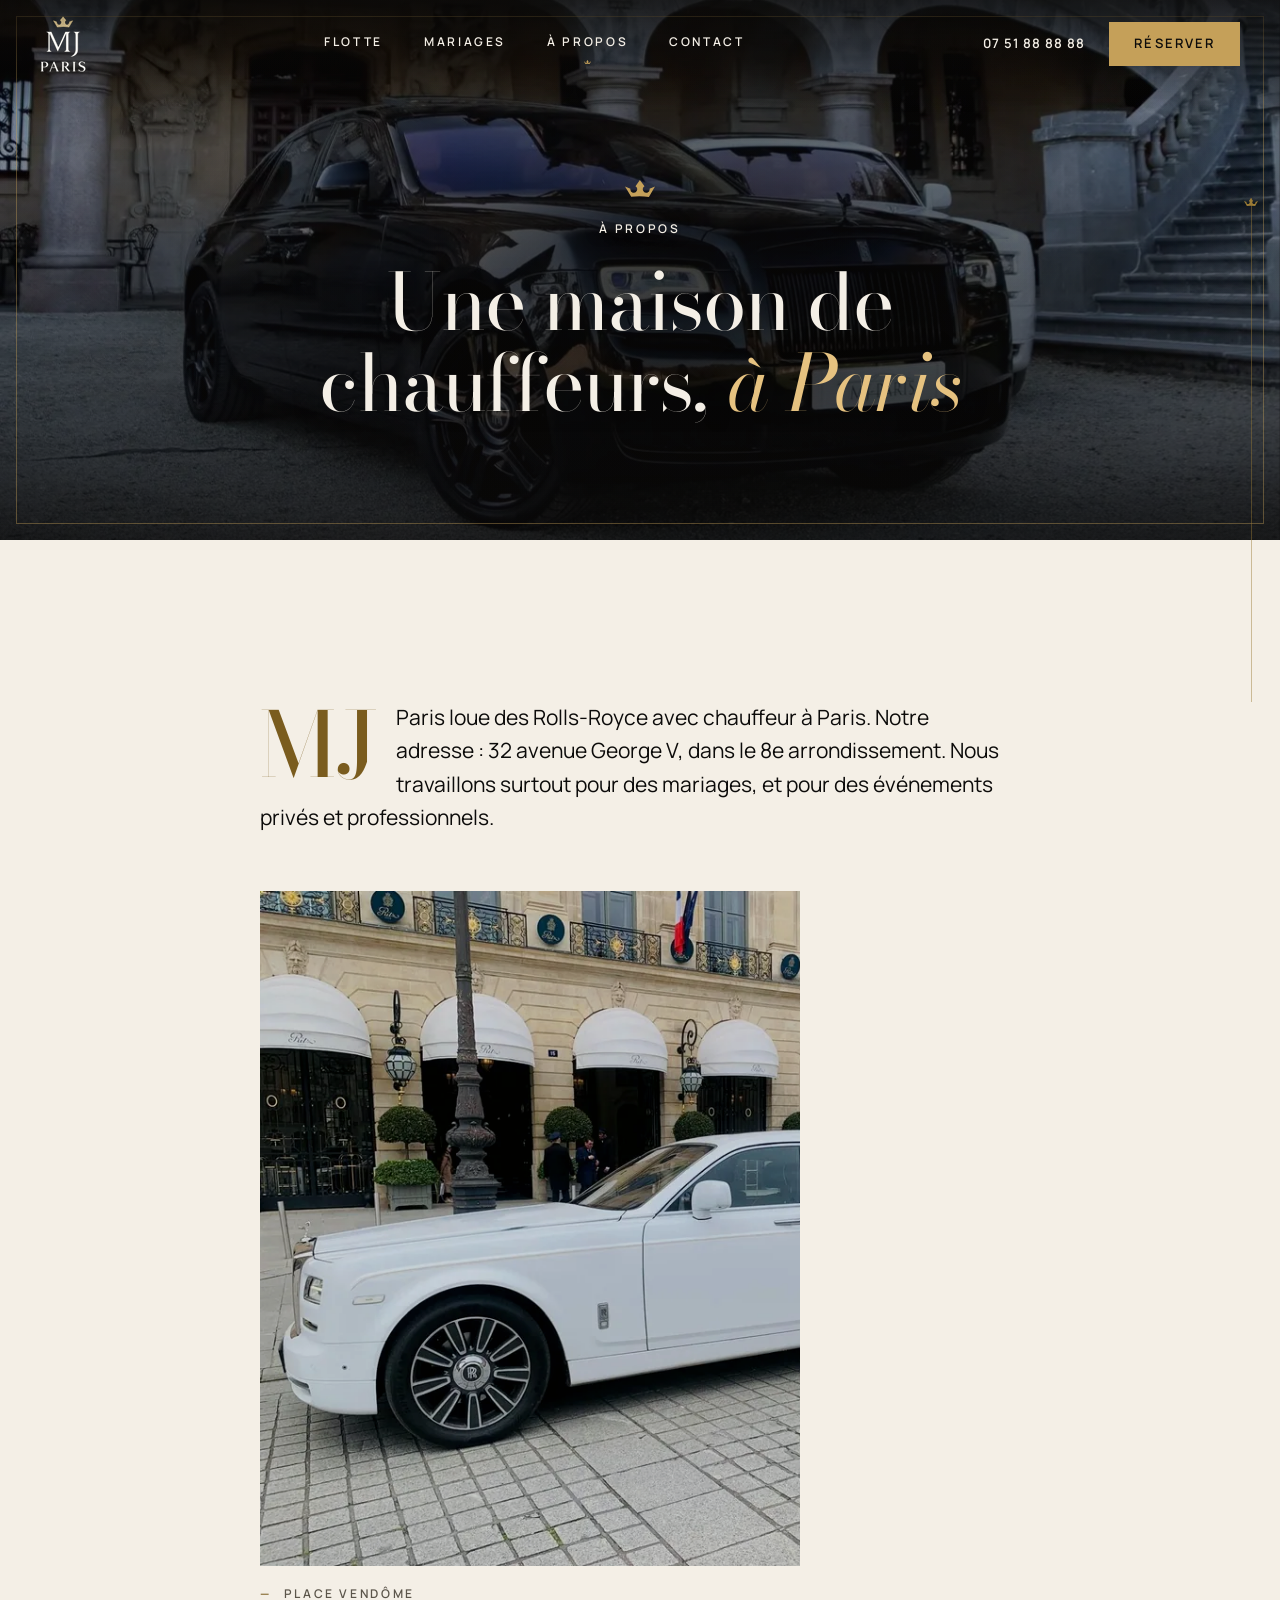
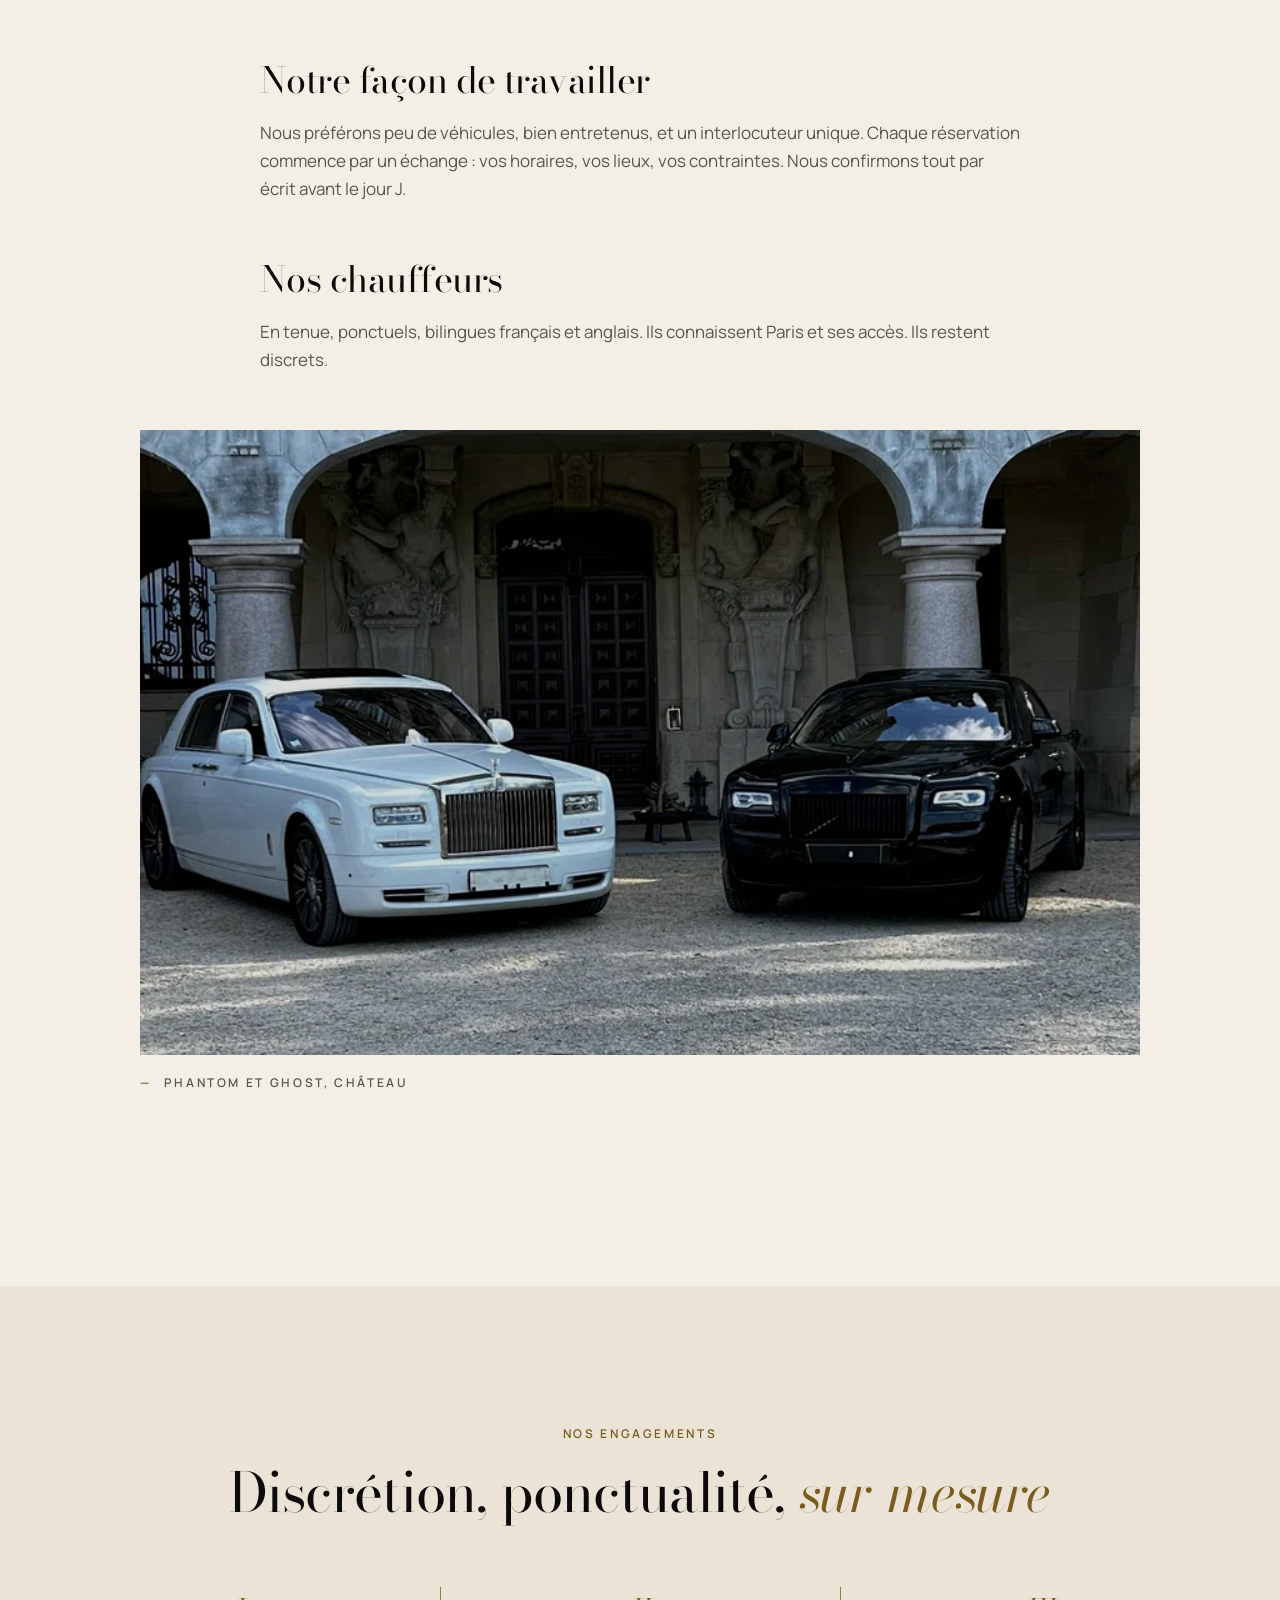
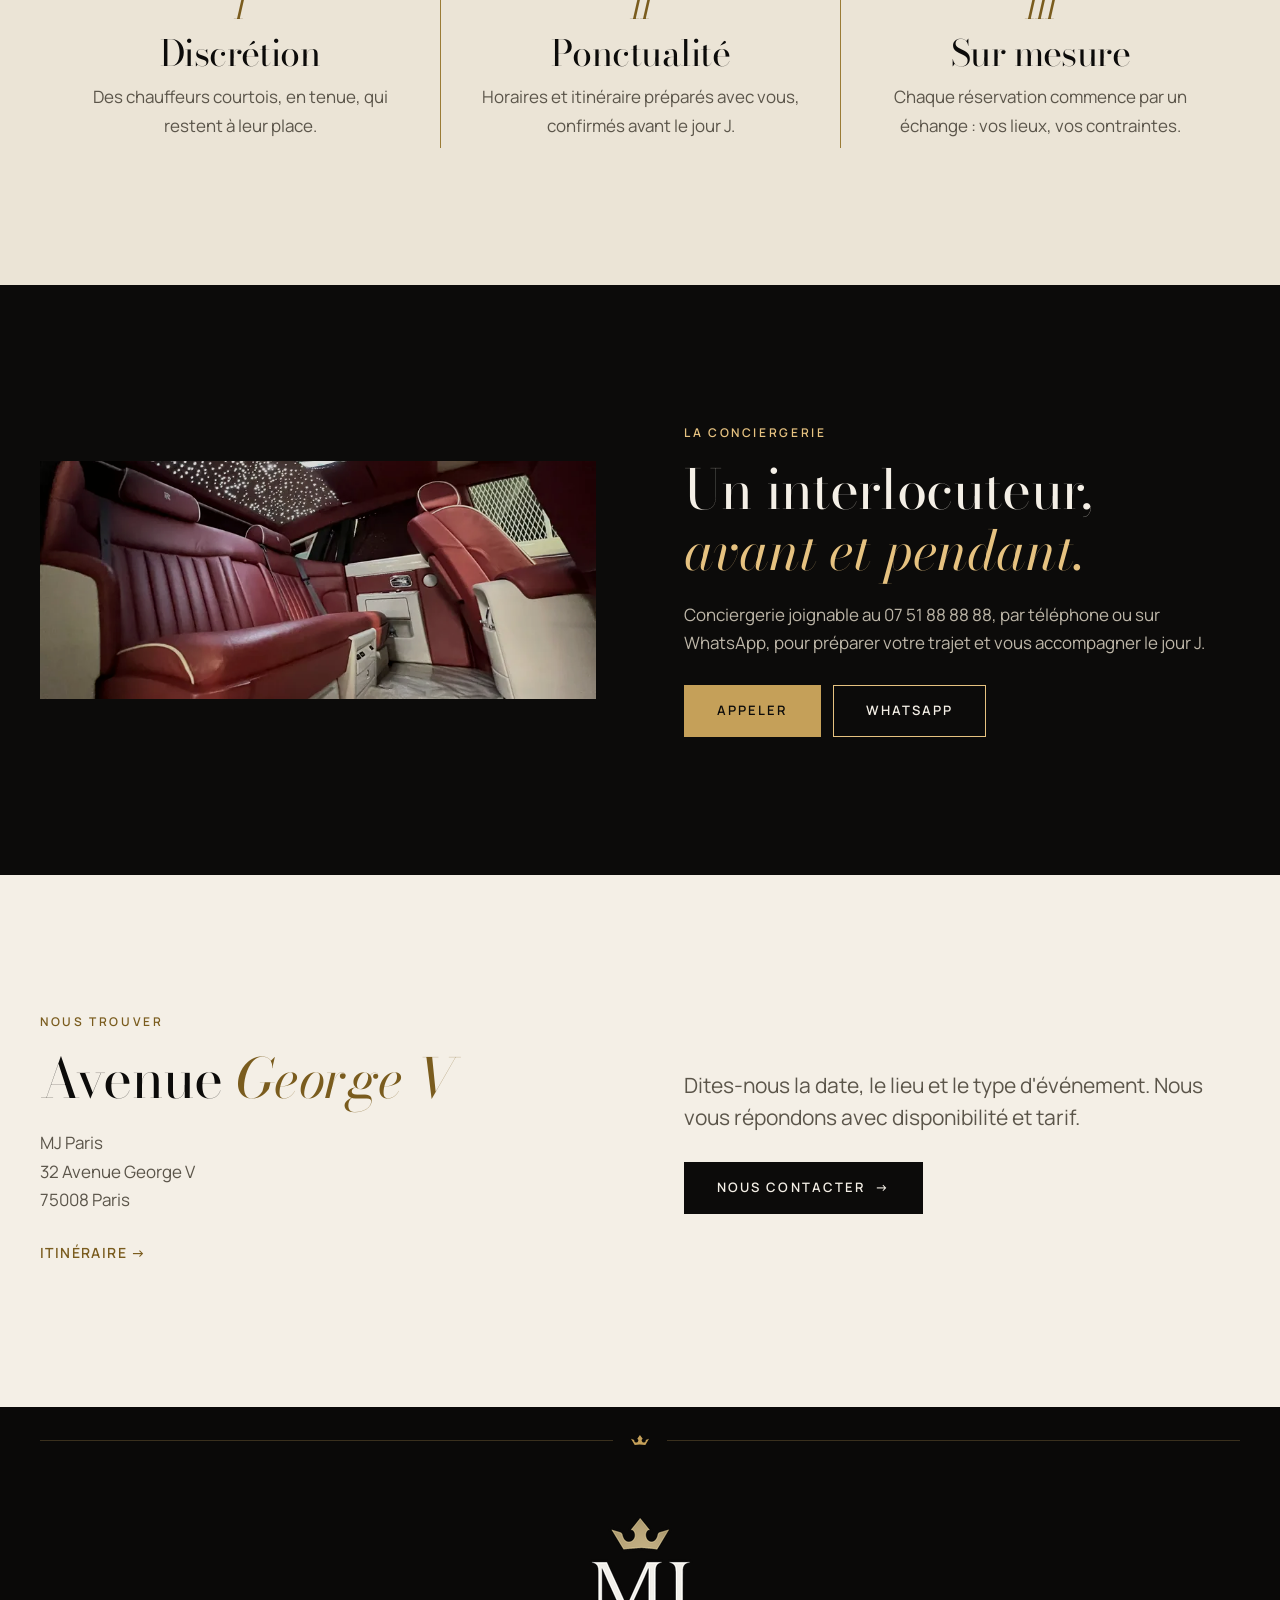
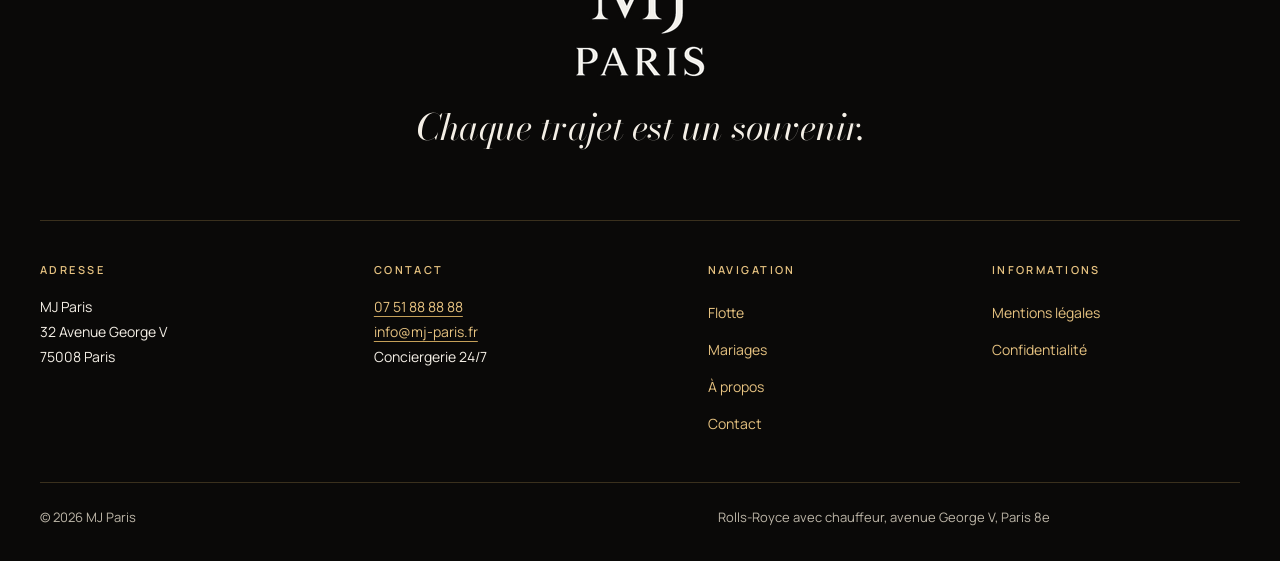
<file: a-propos/index.html>
<!doctype html>
<html lang="fr" class="no-js">
<head>
<meta charset="utf-8">
<meta name="viewport" content="width=device-width, initial-scale=1">
<script>document.documentElement.className=document.documentElement.className.replace("no-js","js")</script>
<script>try{if(!sessionStorage.getItem("mj-splash")&&!window.matchMedia("(prefers-reduced-motion: reduce)").matches)document.documentElement.classList.add("is-splash")}catch(e){}</script>
<title>À propos de MJ Paris | Rolls-Royce avec chauffeur, avenue George V</title>
<meta name="description" content="MJ Paris met à disposition des Rolls-Royce avec chauffeur pour mariages et événements à Paris. Une équipe bilingue, discrète, installée avenue George V.">
<meta name="robots" content="index, follow, max-image-preview:large">
<link rel="canonical" href="https://mj-paris.fr/a-propos/">
<meta property="og:type" content="website">
<meta property="og:locale" content="fr_FR">
<meta property="og:site_name" content="MJ Paris">
<meta property="og:title" content="À propos de MJ Paris | Rolls-Royce avec chauffeur, avenue George V">
<meta property="og:description" content="MJ Paris met à disposition des Rolls-Royce avec chauffeur pour mariages et événements à Paris. Une équipe bilingue, discrète, installée avenue George V.">
<meta property="og:url" content="https://mj-paris.fr/a-propos/">
<meta property="og:image" content="https://mj-paris.fr/assets/img/logo/og-image.png">
<meta property="og:image:width" content="1200">
<meta property="og:image:height" content="630">
<meta property="og:image:alt" content="MJ Paris : logo avec couronne dorée et monogramme MJ sur fond noir">
<meta name="twitter:card" content="summary_large_image">
<meta name="twitter:image" content="https://mj-paris.fr/assets/img/logo/og-image.png">
<meta name="theme-color" content="#0C0B0A">
<link rel="icon" href="/assets/img/logo/favicon-32.png" sizes="32x32" type="image/png">
<link rel="icon" href="/assets/img/logo/favicon-48.png" sizes="48x48" type="image/png">
<link rel="icon" href="/assets/img/logo/icon-192.png" sizes="192x192" type="image/png">
<link rel="icon" href="/assets/img/logo/icon-512.png" sizes="512x512" type="image/png">
<link rel="apple-touch-icon" href="/assets/img/logo/apple-touch-icon.png">
<link rel="preconnect" href="https://fonts.googleapis.com">
<link rel="preconnect" href="https://fonts.gstatic.com" crossorigin>
<link rel="stylesheet" href="https://fonts.googleapis.com/css2?family=Bodoni+Moda:ital,opsz,wght@0,6..96,400..600;1,6..96,400..500&family=Manrope:wght@400..700&display=swap">
<link rel="stylesheet" href="/assets/css/tokens.css?v=3">
<link rel="stylesheet" href="/assets/css/style.css?v=6">
<script type="application/ld+json">{"@context":"https://schema.org","@type":"BreadcrumbList","itemListElement":[{"@type":"ListItem","position":1,"name":"Accueil","item":"https://mj-paris.fr/"},{"@type":"ListItem","position":2,"name":"À propos","item":"https://mj-paris.fr/a-propos/"}]}</script>
</head>
<body>
<div class="splash">
  <div class="splash__stage">
    <div class="splash__mark">
      <img class="splash__logo" src="/assets/img/logo/logo-header-96@2x.png" width="156" height="192" alt="">
      <svg class="splash__crown" viewBox="0 0 100 55" aria-hidden="true" focusable="false"><path d="M0 20.7L18.1 28A11.3 11.3 0 1 0 35 20.4L49.6 0L65 20.4A11.3 11.3 0 1 0 81.9 28L100 20.7L79.6 55Q50 50.5 20.7 54.4Z"/></svg>
    </div>
    <span class="splash__line" aria-hidden="true"></span>
  </div>
  <button class="splash__skip" type="button" aria-label="Passer l'animation d'introduction">Passer</button>
</div>
<a class="skip-link" href="#main">Aller au contenu</a>
<header class="site-header theme-dark is-over">
  <div class="container site-header__in">
    <a class="brand" href="/" aria-label="MJ Paris, accueil"><img src="/assets/img/logo/logo-header-56.png" srcset="/assets/img/logo/logo-header-56@2x.png 2x" width="46" height="56" alt="MJ Paris"></a>
    <nav class="nav-primary" aria-label="Navigation principale"><ul>
      <li><a href="/flotte/">Flotte</a></li>
      <li><a href="/#mariages">Mariages</a></li>
      <li><a href="/a-propos/" aria-current="page">À propos</a></li>
      <li><a href="/contact/">Contact</a></li>
    </ul></nav>
    <div class="site-header__right"><a class="header-phone" href="tel:+33751888888" aria-label="Appeler MJ Paris au 07 51 88 88 88">07 51 88 88 88</a><a class="btn site-header__cta" href="/contact/#formulaire">Réserver</a></div>
    <button class="burger" type="button" aria-expanded="false" aria-controls="drawer"><span class="burger__txt">Menu</span><span class="burger__bars" aria-hidden="true"></span></button>
  </div>
</header>
<div class="drawer theme-dark" id="drawer" role="dialog" aria-label="Menu">
  <div>
    <span class="crown drawer__crown" aria-hidden="true"></span>
    <nav aria-label="Menu mobile"><ol>
      <li><a href="/flotte/">Flotte</a></li>
      <li><a href="/#mariages">Mariages</a></li>
      <li><a href="/a-propos/">À propos</a></li>
      <li><a href="/contact/">Contact</a></li>
    </ol></nav>
  </div>
  <div class="drawer__foot">
    <span class="caps">Conciergerie</span>
    <a href="tel:+33751888888" aria-label="Appeler MJ Paris au 07 51 88 88 88">07 51 88 88 88</a>
    <a class="small" href="mailto:info@mj-paris.fr">info@mj-paris.fr</a>
    <span>32 Avenue George V, 75008 Paris</span>
  </div>
</div>
<main id="main" class="has-hero">
<section class="hero hero--short theme-dark" aria-labelledby="ap-t">
  <div class="hero__media"><picture><source type="image/webp" srcset="/assets/img/web/ghost-noire-chateau-portrait-800.webp 800w, /assets/img/web/ghost-noire-chateau-portrait-1200.webp 1200w, /assets/img/web/ghost-noire-chateau-portrait-1365.webp 1365w" sizes="100vw"><img alt="Rolls-Royce Ghost noire devant un château de brique et de pierre, escalier à balustres" fetchpriority="high" decoding="async" style="object-position:50% 70%" src="/assets/img/web/ghost-noire-chateau-portrait-1200.jpg" srcset="/assets/img/web/ghost-noire-chateau-portrait-800.jpg 800w, /assets/img/web/ghost-noire-chateau-portrait-1200.jpg 1200w, /assets/img/web/ghost-noire-chateau-portrait-1365.jpg 1365w" sizes="100vw" width="1365" height="2048"></picture></div>
  <div class="container hero__in"><div class="hero__axis">
    <span class="crown hero__crown" aria-hidden="true"></span>
    <p class="label hero__label">À propos</p>
    <h1 class="h1 hero__title" id="ap-t"><span class="hero__line"><span>Une maison de chauffeurs, <em>à Paris</em></span></span></h1>
  </div></div>
</section>
<section class="section"><div class="container">
  <div class="story">
    <p class="reveal" style="--i:0"><span class="dropcap">MJ</span> Paris loue des Rolls-Royce avec chauffeur à Paris. Notre adresse : 32 avenue George V, dans le 8e arrondissement. Nous travaillons surtout pour des mariages, et pour des événements privés et professionnels.<!-- TODO-CLIENT: date de création, histoire, fondateur, parcours (aucune date ni statistique inventée) --></p>
    <figure class="half reveal" style="--i:0"><div class="frame"><div class="ph ph--45 crop-left"><picture><source type="image/webp" srcset="/assets/img/web/phantom-blanche-ritz-vendome-800.webp 800w, /assets/img/web/phantom-blanche-ritz-vendome-1200.webp 1200w, /assets/img/web/phantom-blanche-ritz-vendome-1340.webp 1340w" sizes="(min-width:1024px) 45vw, 100vw"><img alt="Rolls-Royce Phantom blanche devant l'hôtel Ritz, place Vendôme à Paris" loading="lazy" decoding="async" style="object-position:0 60%" src="/assets/img/web/phantom-blanche-ritz-vendome-1200.jpg" srcset="/assets/img/web/phantom-blanche-ritz-vendome-800.jpg 800w, /assets/img/web/phantom-blanche-ritz-vendome-1200.jpg 1200w, /assets/img/web/phantom-blanche-ritz-vendome-1340.jpg 1340w" sizes="(min-width:1024px) 45vw, 100vw" width="1340" height="1200"></picture></div></div><figcaption class="cap"><b>—</b> Place Vendôme</figcaption></figure>
    <h2 class="h3">Notre façon de travailler</h2>
    <p>Nous préférons peu de véhicules, bien entretenus, et un interlocuteur unique. Chaque réservation commence par un échange : vos horaires, vos lieux, vos contraintes. Nous confirmons tout par écrit avant le jour J.</p>
    <h2 class="h3">Nos chauffeurs</h2>
    <p>En tenue, ponctuels, bilingues français et anglais. Ils connaissent Paris et ses accès. Ils restent discrets.<!-- TODO-CLIENT: photo ou portrait de l'équipe, langues parlées --></p>
    <figure class="reveal" style="--i:0"><div class="frame"><div class="ph ph--169"><picture><source type="image/webp" srcset="/assets/img/web/duo-phantom-ghost-chateau-portrait-800.webp 800w, /assets/img/web/duo-phantom-ghost-chateau-portrait-1200.webp 1200w" sizes="(min-width:1024px) 45vw, 100vw"><img alt="Rolls-Royce Phantom blanche et Ghost noire face à face sous les arcades d'un château" loading="lazy" decoding="async" style="object-position:50% 38%" src="/assets/img/web/duo-phantom-ghost-chateau-portrait-1200.jpg" srcset="/assets/img/web/duo-phantom-ghost-chateau-portrait-800.jpg 800w, /assets/img/web/duo-phantom-ghost-chateau-portrait-1200.jpg 1200w" sizes="(min-width:1024px) 45vw, 100vw" width="1200" height="1600"></picture></div></div><figcaption class="cap"><b>—</b> Phantom et Ghost, château</figcaption></figure>
  </div>
</div></section>
<section class="section section--alt" aria-labelledby="val-t"><div class="container">
  <div class="sec-head reveal" style="--i:0"><p class="label">Nos engagements</p><h2 class="h2" id="val-t">Discrétion, ponctualité, <em>sur mesure</em></h2></div>
  <ul class="values">
    <li class="reveal" style="--i:0"><span class="num" aria-hidden="true">I</span><h3 class="h3">Discrétion</h3><p>Des chauffeurs courtois, en tenue, qui restent à leur place.</p></li>
    <li class="reveal" style="--i:1"><span class="num" aria-hidden="true">II</span><h3 class="h3">Ponctualité</h3><p>Horaires et itinéraire préparés avec vous, confirmés avant le jour J.</p></li>
    <li class="reveal" style="--i:2"><span class="num" aria-hidden="true">III</span><h3 class="h3">Sur mesure</h3><p>Chaque réservation commence par un échange : vos lieux, vos contraintes.</p></li>
  </ul>
</div></section>
<section class="section theme-dark-md" aria-labelledby="conc-t"><div class="container split">
  <div class="reveal" style="--i:0"><div class="frame frame--left"><figure class="ph ph--wide"><picture><source type="image/webp" srcset="/assets/img/web/interieur-phantom-rouge-ciel-etoile-800.webp 800w, /assets/img/web/interieur-phantom-rouge-ciel-etoile-1200.webp 1200w, /assets/img/web/interieur-phantom-rouge-ciel-etoile-1600.webp 1600w" sizes="(min-width:1024px) 45vw, 100vw"><img alt="Intérieur de la Rolls-Royce Phantom : banquette arrière en cuir rouge bordeaux et crème, ciel étoilé" loading="lazy" decoding="async" style="object-position:50% 50%" src="/assets/img/web/interieur-phantom-rouge-ciel-etoile-1200.jpg" srcset="/assets/img/web/interieur-phantom-rouge-ciel-etoile-800.jpg 800w, /assets/img/web/interieur-phantom-rouge-ciel-etoile-1200.jpg 1200w, /assets/img/web/interieur-phantom-rouge-ciel-etoile-1600.jpg 1600w" sizes="(min-width:1024px) 45vw, 100vw" width="2000" height="1500"></picture></figure></div></div>
  <div class="reveal" style="--i:1"><p class="label">La conciergerie</p><h2 class="h2" id="conc-t" style="margin-top:16px">Un interlocuteur, <em>avant et pendant.</em></h2>
    <p class="prose" style="margin-top:20px">Conciergerie joignable au 07 51 88 88 88, par téléphone ou sur WhatsApp, pour préparer votre trajet et vous accompagner le jour J.<!-- TODO-CLIENT: confirmer 24/7 ou 7j/7 et horaires --></p>
    <div class="btn-row" style="margin-top:28px"><a class="btn" href="tel:+33751888888">Appeler</a><a class="btn btn--ghost" href="https://wa.me/33751888888" target="_blank" rel="noopener">WhatsApp<span class="sr-only"> (nouvel onglet)</span></a></div></div>
</div></section>
<section class="section" aria-labelledby="adr-t"><div class="container split">
  <div class="reveal" style="--i:0"><p class="label">Nous trouver</p><h2 class="h2" id="adr-t" style="margin-top:16px">Avenue <em>George V</em></h2>
    <address class="prose" style="margin-top:20px">MJ Paris<br>32 Avenue George V<br>75008 Paris</address>
    <!-- TODO-CLIENT: l'adresse est-elle un lieu d'accueil du public ou une domiciliation ? Carte et rendez-vous sur place à confirmer -->
    <p style="margin-top:24px"><a class="link" href="https://www.google.com/maps/search/?api=1&amp;query=32+Avenue+George+V+75008+Paris" target="_blank" rel="noopener">Itinéraire <span class="sr-only">(nouvel onglet)</span> <span class="arr" aria-hidden="true">→</span></a></p></div>
  <div class="reveal" style="--i:1"><p class="lead">Dites-nous la date, le lieu et le type d'événement. Nous vous répondons avec disponibilité et tarif.</p><div class="btn-row" style="margin-top:28px"><a class="btn btn--ink" href="/contact/#formulaire">Nous contacter <span class="arr" aria-hidden="true">→</span></a></div></div>
</div></section>
</main>
<footer class="site-footer theme-dark">
  <div class="container">
    <div class="site-footer__top" aria-hidden="true"><span class="crown"></span></div>
    <div class="site-footer__brand">
      <a href="/" class="keep" aria-label="MJ Paris, accueil"><img src="/assets/img/logo/logo-footer.png" srcset="/assets/img/logo/logo-footer@2x.png 2x" width="130" height="160" alt="MJ Paris" loading="lazy"></a>
      <p class="site-footer__tag">Chaque trajet est un souvenir.</p>
    </div>
    <div class="site-footer__cols">
      <div><h2>Adresse</h2><address>MJ Paris<br>32 Avenue George V<br>75008 Paris</address></div>
      <div><h2>Contact</h2><p class="foot-contact"><a href="tel:+33751888888" aria-label="Appeler MJ Paris au 07 51 88 88 88">07 51 88 88 88</a><br><a href="mailto:info@mj-paris.fr">info@mj-paris.fr</a><br>Conciergerie 24/7<!-- TODO-CLIENT: confirmer 24/7 ou 7j/7 et horaires réels --></p></div>
      <div><h2>Navigation</h2><ul><li><a href="/flotte/">Flotte</a></li><li><a href="/#mariages">Mariages</a></li><li><a href="/a-propos/">À propos</a></li><li><a href="/contact/">Contact</a></li></ul></div>
      <div><h2>Informations</h2><ul><li><a href="/mentions-legales/">Mentions légales</a></li><li><a href="/confidentialite/">Confidentialité</a></li></ul></div>
    </div>
    <div class="site-footer__legal"><span>© 2026 MJ Paris</span><span>Rolls-Royce avec chauffeur, avenue George V, Paris 8e</span></div>
  </div>
</footer>
<nav class="mbar" aria-label="Actions rapides"><a href="tel:+33751888888" aria-label="Appeler le 07 51 88 88 88">Appeler</a><a href="https://wa.me/33751888888" rel="noopener" target="_blank" aria-label="Écrire sur WhatsApp (nouvel onglet)">WhatsApp</a><a href="/contact/#formulaire">Réserver</a></nav>
<a class="wa" href="https://wa.me/33751888888" rel="noopener" target="_blank" aria-label="Écrire sur WhatsApp (nouvel onglet)">WhatsApp</a>
<script src="/assets/js/config.js?v=1"></script>
<script src="/assets/js/main.js?v=4" defer></script>

</body>
</html>
</file>
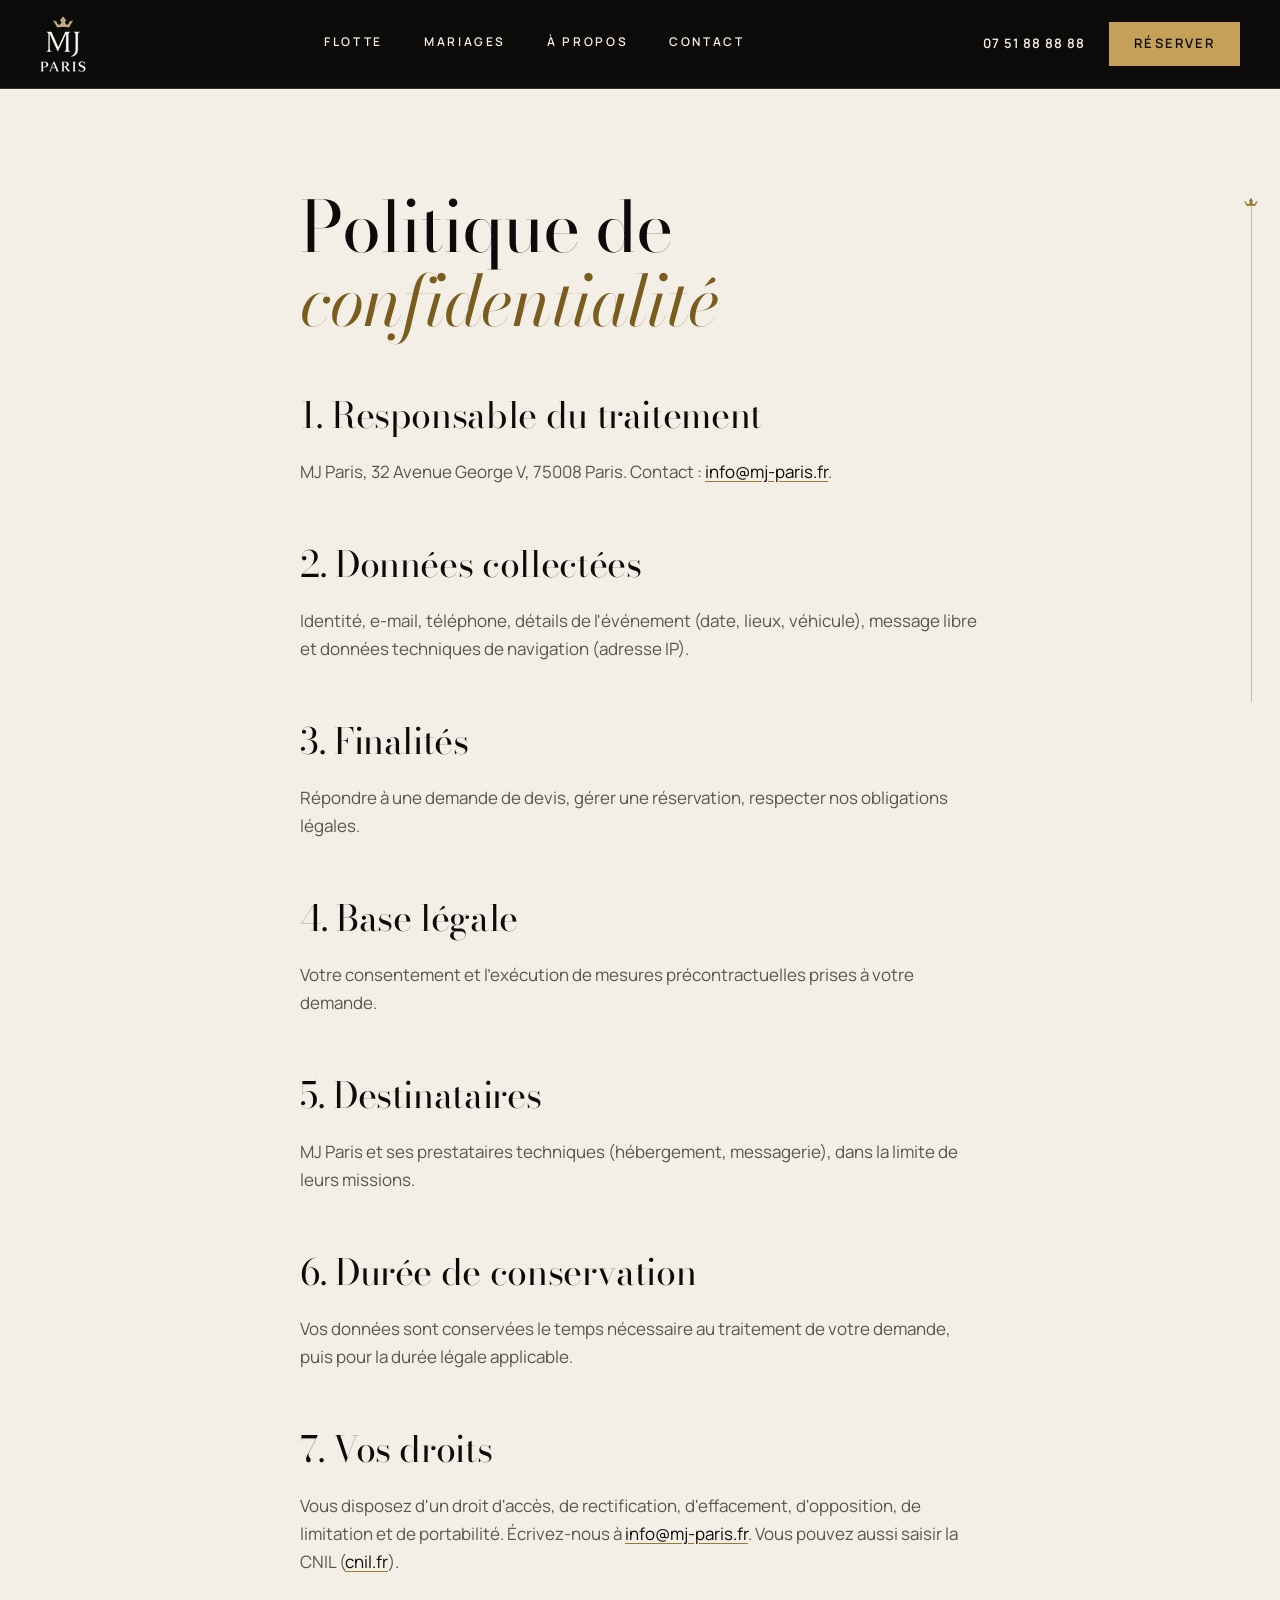
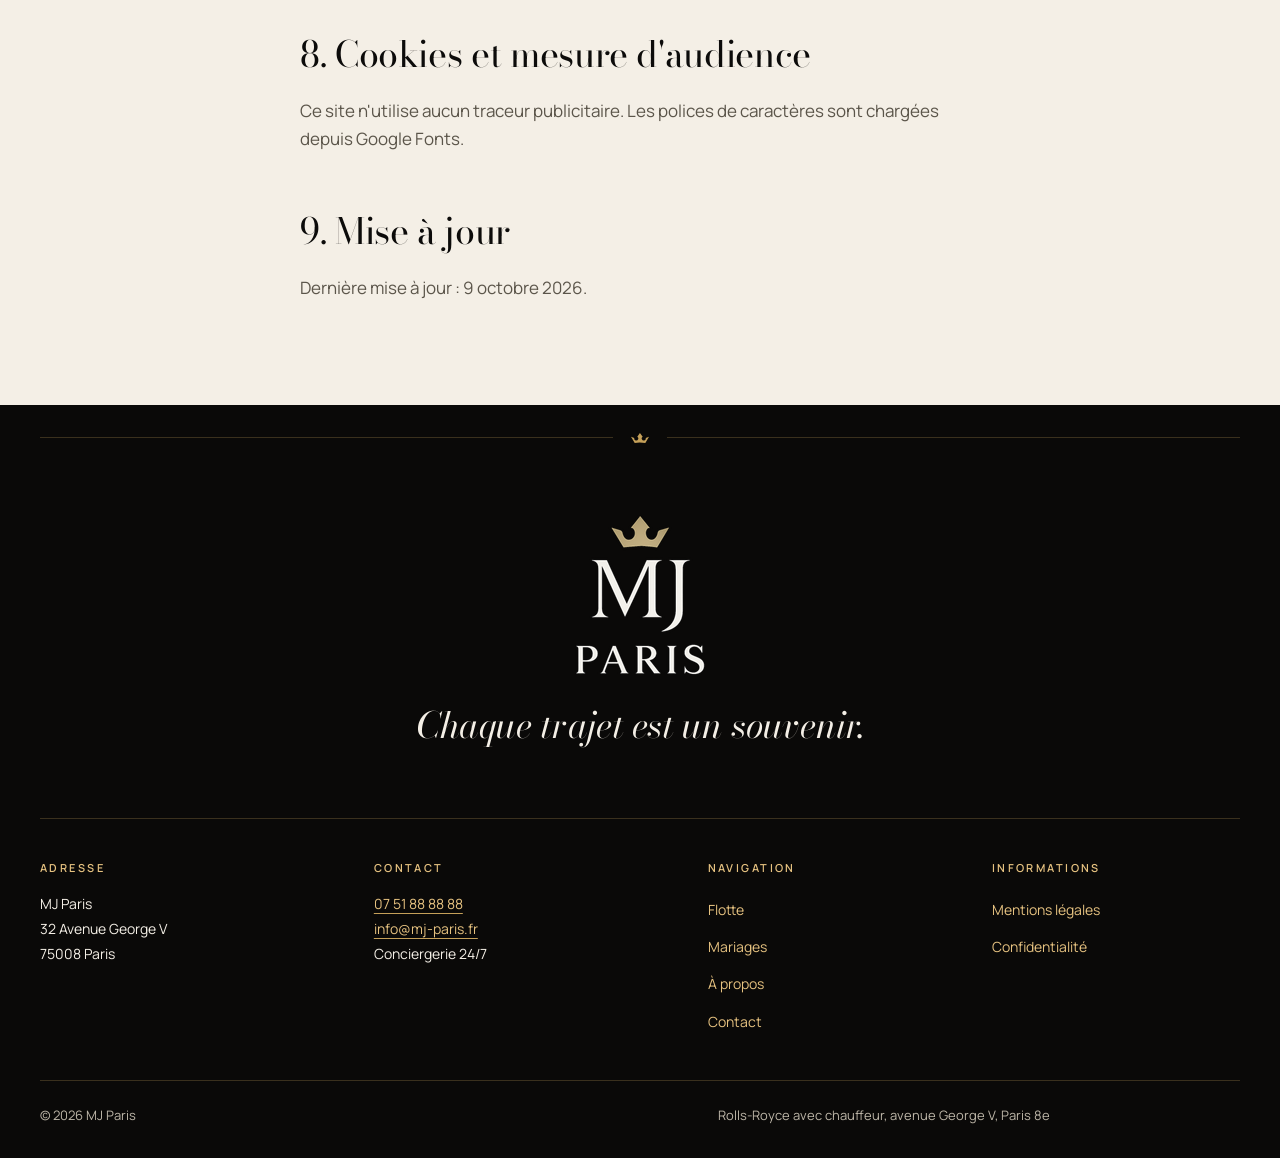
<file: confidentialite/index.html>
<!doctype html>
<html lang="fr" class="no-js">
<head>
<meta charset="utf-8">
<meta name="viewport" content="width=device-width, initial-scale=1">
<script>document.documentElement.className=document.documentElement.className.replace("no-js","js")</script>
<title>Politique de confidentialité | MJ Paris</title>
<meta name="description" content="Comment MJ Paris collecte, utilise et protège vos données personnelles.">
<meta name="robots" content="index, follow, max-image-preview:large">
<link rel="canonical" href="https://mj-paris.fr/confidentialite/">
<meta property="og:type" content="website">
<meta property="og:locale" content="fr_FR">
<meta property="og:site_name" content="MJ Paris">
<meta property="og:title" content="Politique de confidentialité | MJ Paris">
<meta property="og:description" content="Comment MJ Paris collecte, utilise et protège vos données personnelles.">
<meta property="og:url" content="https://mj-paris.fr/confidentialite/">
<meta property="og:image" content="https://mj-paris.fr/assets/img/logo/og-image.png">
<meta property="og:image:width" content="1200">
<meta property="og:image:height" content="630">
<meta property="og:image:alt" content="MJ Paris : logo avec couronne dorée et monogramme MJ sur fond noir">
<meta name="twitter:card" content="summary_large_image">
<meta name="twitter:image" content="https://mj-paris.fr/assets/img/logo/og-image.png">
<meta name="theme-color" content="#0C0B0A">
<link rel="icon" href="/assets/img/logo/favicon-32.png" sizes="32x32" type="image/png">
<link rel="icon" href="/assets/img/logo/favicon-48.png" sizes="48x48" type="image/png">
<link rel="icon" href="/assets/img/logo/icon-192.png" sizes="192x192" type="image/png">
<link rel="icon" href="/assets/img/logo/icon-512.png" sizes="512x512" type="image/png">
<link rel="apple-touch-icon" href="/assets/img/logo/apple-touch-icon.png">
<link rel="preconnect" href="https://fonts.googleapis.com">
<link rel="preconnect" href="https://fonts.gstatic.com" crossorigin>
<link rel="stylesheet" href="https://fonts.googleapis.com/css2?family=Bodoni+Moda:ital,opsz,wght@0,6..96,400..600;1,6..96,400..500&family=Manrope:wght@400..700&display=swap">
<link rel="stylesheet" href="/assets/css/tokens.css?v=3">
<link rel="stylesheet" href="/assets/css/style.css?v=6">
<script type="application/ld+json">{"@context":"https://schema.org","@type":"BreadcrumbList","itemListElement":[{"@type":"ListItem","position":1,"name":"Accueil","item":"https://mj-paris.fr/"},{"@type":"ListItem","position":2,"name":"Confidentialité","item":"https://mj-paris.fr/confidentialite/"}]}</script>
</head>
<body>
<a class="skip-link" href="#main">Aller au contenu</a>
<header class="site-header theme-dark">
  <div class="container site-header__in">
    <a class="brand" href="/" aria-label="MJ Paris, accueil"><img src="/assets/img/logo/logo-header-56.png" srcset="/assets/img/logo/logo-header-56@2x.png 2x" width="46" height="56" alt="MJ Paris"></a>
    <nav class="nav-primary" aria-label="Navigation principale"><ul>
      <li><a href="/flotte/">Flotte</a></li>
      <li><a href="/#mariages">Mariages</a></li>
      <li><a href="/a-propos/">À propos</a></li>
      <li><a href="/contact/">Contact</a></li>
    </ul></nav>
    <div class="site-header__right"><a class="header-phone" href="tel:+33751888888" aria-label="Appeler MJ Paris au 07 51 88 88 88">07 51 88 88 88</a><a class="btn site-header__cta" href="/contact/#formulaire">Réserver</a></div>
    <button class="burger" type="button" aria-expanded="false" aria-controls="drawer"><span class="burger__txt">Menu</span><span class="burger__bars" aria-hidden="true"></span></button>
  </div>
</header>
<div class="drawer theme-dark" id="drawer" role="dialog" aria-label="Menu">
  <div>
    <span class="crown drawer__crown" aria-hidden="true"></span>
    <nav aria-label="Menu mobile"><ol>
      <li><a href="/flotte/">Flotte</a></li>
      <li><a href="/#mariages">Mariages</a></li>
      <li><a href="/a-propos/">À propos</a></li>
      <li><a href="/contact/">Contact</a></li>
    </ol></nav>
  </div>
  <div class="drawer__foot">
    <span class="caps">Conciergerie</span>
    <a href="tel:+33751888888" aria-label="Appeler MJ Paris au 07 51 88 88 88">07 51 88 88 88</a>
    <a class="small" href="mailto:info@mj-paris.fr">info@mj-paris.fr</a>
    <span>32 Avenue George V, 75008 Paris</span>
  </div>
</div>
<main id="main"><div class="legal container">
<h1 class="h1" style="font-size:clamp(2.6rem,2rem + 3vw,4.5rem)">Politique de <em>confidentialité</em></h1>
<h2>1. Responsable du traitement</h2><p>MJ Paris, 32 Avenue George V, 75008 Paris. Contact : <a href="mailto:info@mj-paris.fr">info@mj-paris.fr</a>.</p>
<h2>2. Données collectées</h2><p>Identité, e-mail, téléphone, détails de l'événement (date, lieux, véhicule), message libre et données techniques de navigation (adresse IP).</p>
<h2>3. Finalités</h2><p>Répondre à une demande de devis, gérer une réservation, respecter nos obligations légales.</p>
<h2>4. Base légale</h2><p>Votre consentement et l'exécution de mesures précontractuelles prises à votre demande.</p>
<h2>5. Destinataires</h2><p>MJ Paris et ses prestataires techniques (hébergement, messagerie), dans la limite de leurs missions.</p>
<!-- TODO-CLIENT: liste exacte des prestataires (hébergeur, service d'envoi du formulaire) -->
<h2>6. Durée de conservation</h2><p>Vos données sont conservées le temps nécessaire au traitement de votre demande, puis pour la durée légale applicable.</p>
<!-- TODO-CLIENT: durée de conservation des prospects (ex. 3 ans, à valider) -->
<h2>7. Vos droits</h2><p>Vous disposez d'un droit d'accès, de rectification, d'effacement, d'opposition, de limitation et de portabilité. Écrivez-nous à <a href="mailto:info@mj-paris.fr">info@mj-paris.fr</a>. Vous pouvez aussi saisir la CNIL (<a href="https://www.cnil.fr" rel="noopener">cnil.fr</a>).</p>
<h2>8. Cookies et mesure d'audience</h2><p>Ce site n'utilise aucun traceur publicitaire. Les polices de caractères sont chargées depuis Google Fonts.</p>
<!-- TODO-CLIENT: outils de mesure d'audience éventuels ; bandeau de consentement si traceurs non essentiels ; décision sur l'auto-hébergement des polices -->
<h2>9. Mise à jour</h2><p>Dernière mise à jour : 9 octobre 2026.</p>
</div></main>
<footer class="site-footer theme-dark">
  <div class="container">
    <div class="site-footer__top" aria-hidden="true"><span class="crown"></span></div>
    <div class="site-footer__brand">
      <a href="/" class="keep" aria-label="MJ Paris, accueil"><img src="/assets/img/logo/logo-footer.png" srcset="/assets/img/logo/logo-footer@2x.png 2x" width="130" height="160" alt="MJ Paris" loading="lazy"></a>
      <p class="site-footer__tag">Chaque trajet est un souvenir.</p>
    </div>
    <div class="site-footer__cols">
      <div><h2>Adresse</h2><address>MJ Paris<br>32 Avenue George V<br>75008 Paris</address></div>
      <div><h2>Contact</h2><p class="foot-contact"><a href="tel:+33751888888" aria-label="Appeler MJ Paris au 07 51 88 88 88">07 51 88 88 88</a><br><a href="mailto:info@mj-paris.fr">info@mj-paris.fr</a><br>Conciergerie 24/7<!-- TODO-CLIENT: confirmer 24/7 ou 7j/7 et horaires réels --></p></div>
      <div><h2>Navigation</h2><ul><li><a href="/flotte/">Flotte</a></li><li><a href="/#mariages">Mariages</a></li><li><a href="/a-propos/">À propos</a></li><li><a href="/contact/">Contact</a></li></ul></div>
      <div><h2>Informations</h2><ul><li><a href="/mentions-legales/">Mentions légales</a></li><li><a href="/confidentialite/">Confidentialité</a></li></ul></div>
    </div>
    <div class="site-footer__legal"><span>© 2026 MJ Paris</span><span>Rolls-Royce avec chauffeur, avenue George V, Paris 8e</span></div>
  </div>
</footer>
<nav class="mbar" aria-label="Actions rapides"><a href="tel:+33751888888" aria-label="Appeler le 07 51 88 88 88">Appeler</a><a href="https://wa.me/33751888888" rel="noopener" target="_blank" aria-label="Écrire sur WhatsApp (nouvel onglet)">WhatsApp</a><a href="/contact/#formulaire">Réserver</a></nav>
<a class="wa" href="https://wa.me/33751888888" rel="noopener" target="_blank" aria-label="Écrire sur WhatsApp (nouvel onglet)">WhatsApp</a>
<script src="/assets/js/config.js?v=1"></script>
<script src="/assets/js/main.js?v=4" defer></script>

</body>
</html>
</file>
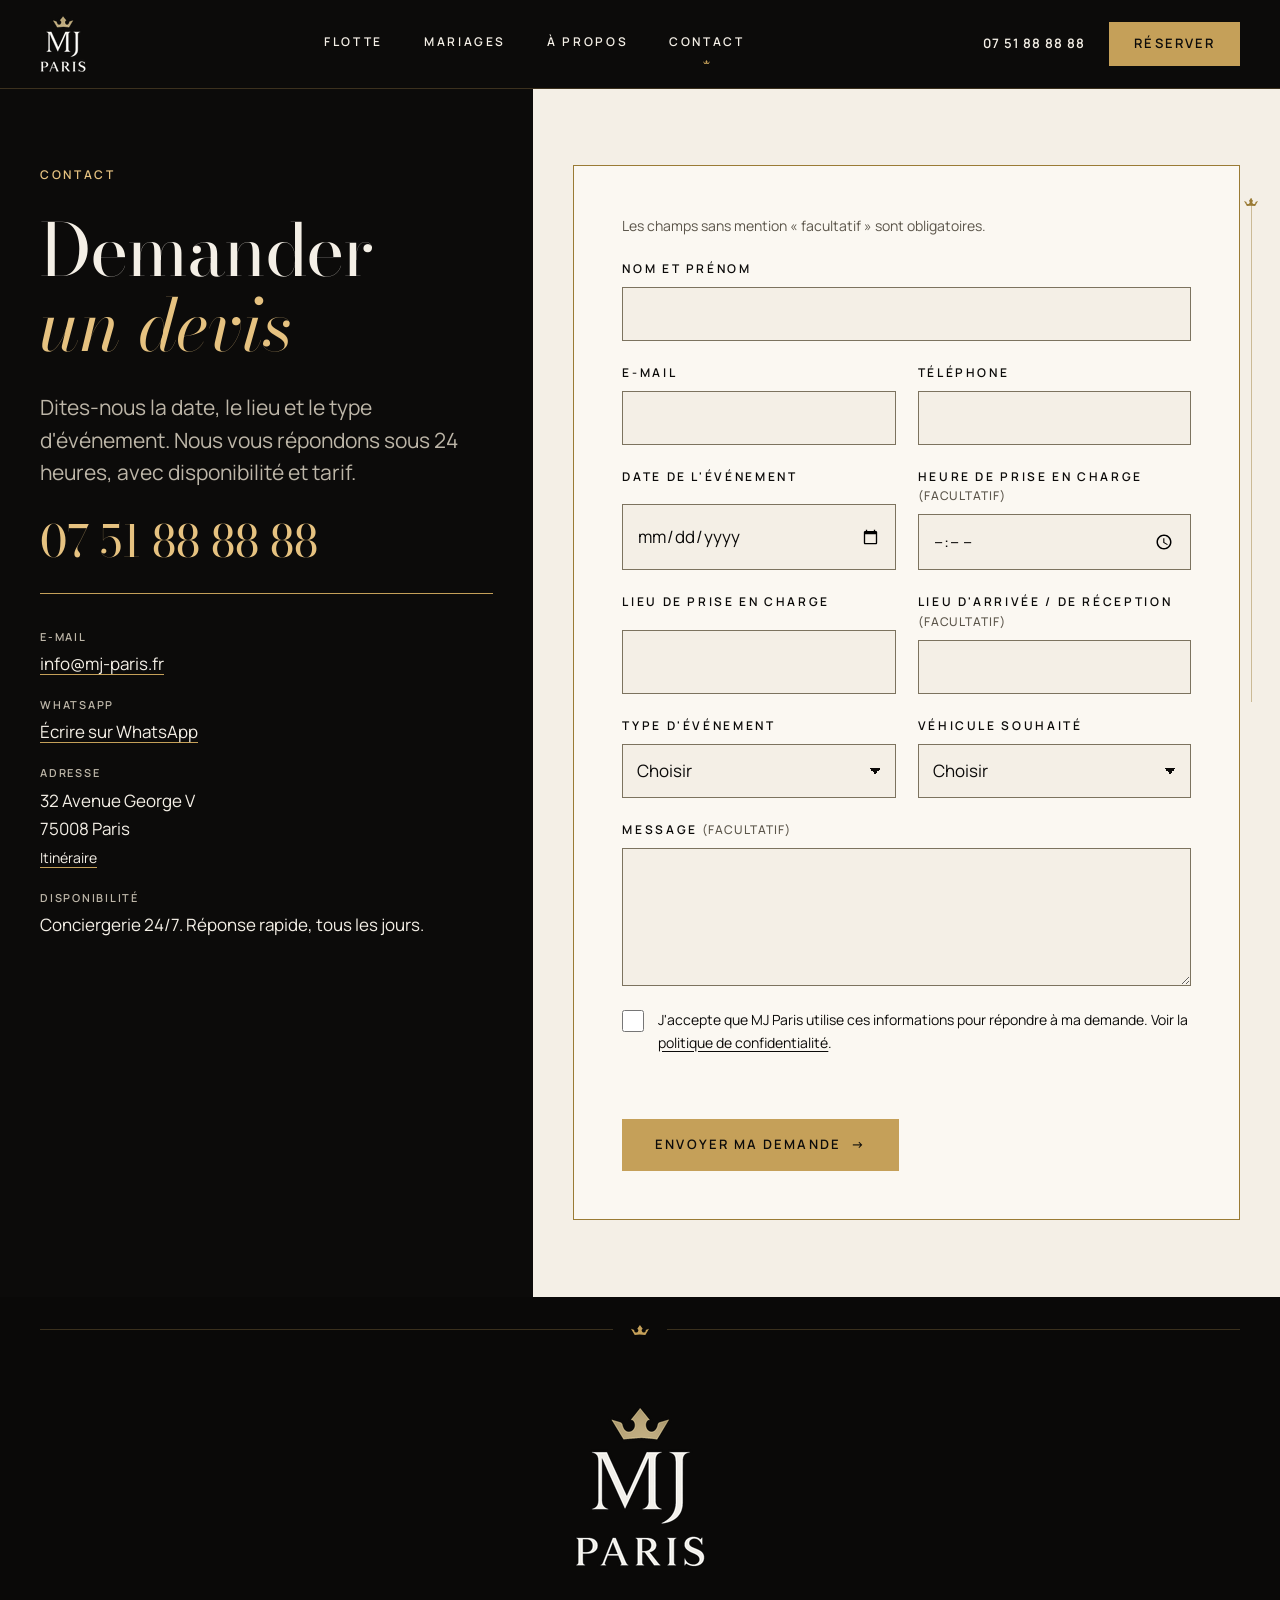
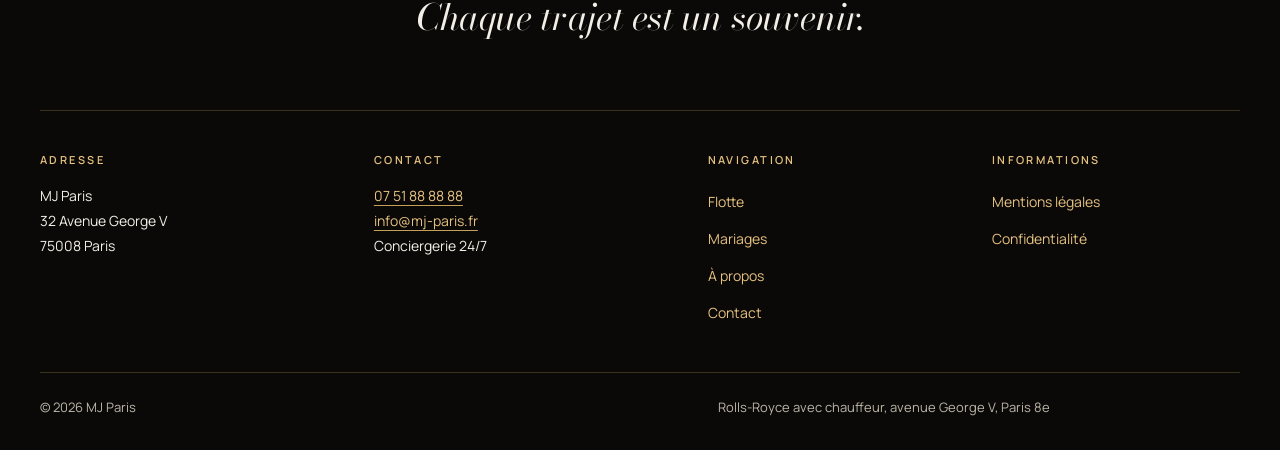
<file: contact/index.html>
<!doctype html>
<html lang="fr" class="no-js">
<head>
<meta charset="utf-8">
<meta name="viewport" content="width=device-width, initial-scale=1">
<script>document.documentElement.className=document.documentElement.className.replace("no-js","js")</script>
<script>try{if(!sessionStorage.getItem("mj-splash")&&!window.matchMedia("(prefers-reduced-motion: reduce)").matches)document.documentElement.classList.add("is-splash")}catch(e){}</script>
<title>Devis Rolls-Royce avec chauffeur à Paris | Contact MJ Paris</title>
<meta name="description" content="Demandez votre devis pour une Rolls-Royce avec chauffeur à Paris : date, lieu, type d'événement, véhicule. Réponse sous 24 heures. 07 51 88 88 88.">
<meta name="robots" content="index, follow, max-image-preview:large">
<link rel="canonical" href="https://mj-paris.fr/contact/">
<meta property="og:type" content="website">
<meta property="og:locale" content="fr_FR">
<meta property="og:site_name" content="MJ Paris">
<meta property="og:title" content="Devis Rolls-Royce avec chauffeur à Paris | Contact MJ Paris">
<meta property="og:description" content="Demandez votre devis pour une Rolls-Royce avec chauffeur à Paris : date, lieu, type d'événement, véhicule. Réponse sous 24 heures. 07 51 88 88 88.">
<meta property="og:url" content="https://mj-paris.fr/contact/">
<meta property="og:image" content="https://mj-paris.fr/assets/img/logo/og-image.png">
<meta property="og:image:width" content="1200">
<meta property="og:image:height" content="630">
<meta property="og:image:alt" content="MJ Paris : logo avec couronne dorée et monogramme MJ sur fond noir">
<meta name="twitter:card" content="summary_large_image">
<meta name="twitter:image" content="https://mj-paris.fr/assets/img/logo/og-image.png">
<meta name="theme-color" content="#0C0B0A">
<link rel="icon" href="/assets/img/logo/favicon-32.png" sizes="32x32" type="image/png">
<link rel="icon" href="/assets/img/logo/favicon-48.png" sizes="48x48" type="image/png">
<link rel="icon" href="/assets/img/logo/icon-192.png" sizes="192x192" type="image/png">
<link rel="icon" href="/assets/img/logo/icon-512.png" sizes="512x512" type="image/png">
<link rel="apple-touch-icon" href="/assets/img/logo/apple-touch-icon.png">
<link rel="preconnect" href="https://fonts.googleapis.com">
<link rel="preconnect" href="https://fonts.gstatic.com" crossorigin>
<link rel="stylesheet" href="https://fonts.googleapis.com/css2?family=Bodoni+Moda:ital,opsz,wght@0,6..96,400..600;1,6..96,400..500&family=Manrope:wght@400..700&display=swap">
<link rel="stylesheet" href="/assets/css/tokens.css?v=3">
<link rel="stylesheet" href="/assets/css/style.css?v=6">
<script type="application/ld+json">{"@context":"https://schema.org","@type":"BreadcrumbList","itemListElement":[{"@type":"ListItem","position":1,"name":"Accueil","item":"https://mj-paris.fr/"},{"@type":"ListItem","position":2,"name":"Contact","item":"https://mj-paris.fr/contact/"}]}</script>
</head>
<body>
<div class="splash">
  <div class="splash__stage">
    <div class="splash__mark">
      <img class="splash__logo" src="/assets/img/logo/logo-header-96@2x.png" width="156" height="192" alt="">
      <svg class="splash__crown" viewBox="0 0 100 55" aria-hidden="true" focusable="false"><path d="M0 20.7L18.1 28A11.3 11.3 0 1 0 35 20.4L49.6 0L65 20.4A11.3 11.3 0 1 0 81.9 28L100 20.7L79.6 55Q50 50.5 20.7 54.4Z"/></svg>
    </div>
    <span class="splash__line" aria-hidden="true"></span>
  </div>
  <button class="splash__skip" type="button" aria-label="Passer l'animation d'introduction">Passer</button>
</div>
<a class="skip-link" href="#main">Aller au contenu</a>
<header class="site-header theme-dark">
  <div class="container site-header__in">
    <a class="brand" href="/" aria-label="MJ Paris, accueil"><img src="/assets/img/logo/logo-header-56.png" srcset="/assets/img/logo/logo-header-56@2x.png 2x" width="46" height="56" alt="MJ Paris"></a>
    <nav class="nav-primary" aria-label="Navigation principale"><ul>
      <li><a href="/flotte/">Flotte</a></li>
      <li><a href="/#mariages">Mariages</a></li>
      <li><a href="/a-propos/">À propos</a></li>
      <li><a href="/contact/" aria-current="page">Contact</a></li>
    </ul></nav>
    <div class="site-header__right"><a class="header-phone" href="tel:+33751888888" aria-label="Appeler MJ Paris au 07 51 88 88 88">07 51 88 88 88</a><a class="btn site-header__cta" href="/contact/#formulaire">Réserver</a></div>
    <button class="burger" type="button" aria-expanded="false" aria-controls="drawer"><span class="burger__txt">Menu</span><span class="burger__bars" aria-hidden="true"></span></button>
  </div>
</header>
<div class="drawer theme-dark" id="drawer" role="dialog" aria-label="Menu">
  <div>
    <span class="crown drawer__crown" aria-hidden="true"></span>
    <nav aria-label="Menu mobile"><ol>
      <li><a href="/flotte/">Flotte</a></li>
      <li><a href="/#mariages">Mariages</a></li>
      <li><a href="/a-propos/">À propos</a></li>
      <li><a href="/contact/">Contact</a></li>
    </ol></nav>
  </div>
  <div class="drawer__foot">
    <span class="caps">Conciergerie</span>
    <a href="tel:+33751888888" aria-label="Appeler MJ Paris au 07 51 88 88 88">07 51 88 88 88</a>
    <a class="small" href="mailto:info@mj-paris.fr">info@mj-paris.fr</a>
    <span>32 Avenue George V, 75008 Paris</span>
  </div>
</div>
<main id="main">
<div class="contact-grid">
  <section class="contact-aside theme-dark-md" aria-labelledby="ct-t">
    <p class="label">Contact</p>
    <h1 class="h1" id="ct-t" style="font-size:clamp(2.6rem,1.8rem + 3.4vw,5rem)">Demander <em>un devis</em></h1>
    <p class="lead">Dites-nous la date, le lieu et le type d'événement. Nous vous répondons sous 24 heures, avec disponibilité et tarif.<!-- TODO-CLIENT: confirmer le délai de réponse de 24 h --></p>
    <a class="big-tel" href="tel:+33751888888" aria-label="Appeler MJ Paris au 07 51 88 88 88">07 51 88 88 88</a>
    <dl>
      <dt>E-mail</dt><dd><a class="text-link" href="mailto:info@mj-paris.fr">info@mj-paris.fr</a></dd>
      <dt>WhatsApp</dt><dd><a class="text-link" href="https://wa.me/33751888888" target="_blank" rel="noopener">Écrire sur WhatsApp<span class="sr-only"> (nouvel onglet)</span></a></dd>
      <dt>Adresse</dt><dd><address>32 Avenue George V<br>75008 Paris</address><a class="text-link small" href="https://www.google.com/maps/search/?api=1&amp;query=32+Avenue+George+V+75008+Paris" target="_blank" rel="noopener">Itinéraire<span class="sr-only"> (nouvel onglet)</span></a></dd>
      <dt>Disponibilité</dt><dd>Conciergerie 24/7. Réponse rapide, tous les jours.<!-- TODO-CLIENT: confirmer 24/7 ou 7j/7, horaires réels --></dd>
    </dl>
    <!-- TODO-CLIENT: carte Google Maps (chargée au clic) uniquement si l'adresse accueille du public ; sinon conserver le simple lien itinéraire -->
  </section>
  <section class="contact-formwrap" id="formulaire" aria-label="Formulaire de demande de devis">
    <div class="contact-form">
      <form class="form" data-mj-form novalidate>
  <p class="form-note">Les champs sans mention « facultatif » sont obligatoires.</p>
  <div class="field"><label for="f-nom">Nom et prénom</label><input id="f-nom" name="nom" type="text" required autocomplete="name"></div>
  <div class="form__row form__row--2">
    <div class="field"><label for="f-email">E-mail</label><input id="f-email" name="email" type="email" required autocomplete="email"></div>
    <div class="field"><label for="f-tel">Téléphone</label><input id="f-tel" name="telephone" type="tel" required autocomplete="tel" inputmode="tel"></div>
  </div>
  <div class="form__row form__row--2">
    <div class="field"><label for="f-date">Date de l'événement</label><input id="f-date" name="date" type="date" required></div>
    <div class="field"><label for="f-heure">Heure de prise en charge <span class="opt">(facultatif)</span></label><input id="f-heure" name="heure" type="time"></div>
    
  </div>
  <div class="form__row form__row--2">
    <div class="field"><label for="f-lieu">Lieu de prise en charge</label><input id="f-lieu" name="lieu" type="text" required></div>
    <div class="field"><label for="f-arrivee">Lieu d'arrivée / de réception <span class="opt">(facultatif)</span></label><input id="f-arrivee" name="arrivee" type="text"></div>
  </div>
  <div class="form__row form__row--2">
    <div class="field"><label for="f-type">Type d'événement</label><select id="f-type" name="type" required><option value="">Choisir</option><option>Mariage</option><option>Anniversaire</option><option>Soirée / gala</option><option>Déplacement professionnel</option><option>Tournage / shooting</option><option>Autre</option></select></div>
    <div class="field"><label for="f-veh">Véhicule souhaité</label><select id="f-veh" name="vehicule" required><option value="">Choisir</option><option>Ghost</option><option>Phantom</option><option>Cullinan</option><option>Pas de préférence (conseillez-moi)</option></select></div>
  </div>
  <div class="field"><label for="f-msg">Message <span class="opt">(facultatif)</span></label><textarea id="f-msg" name="message" rows="4"></textarea></div>
  <div class="hp" aria-hidden="true"><label>Ne pas remplir<input type="text" name="website" tabindex="-1" autocomplete="off"></label></div>
  <div class="check"><input id="f-ok" name="consentement" type="checkbox" required><label for="f-ok">J'accepte que MJ Paris utilise ces informations pour répondre à ma demande. Voir la <a href="/confidentialite/">politique de confidentialité</a>.</label></div>
  <p class="form-status" role="status" aria-live="polite"></p>
  <div><button class="btn" type="submit">Envoyer ma demande <span class="arr" aria-hidden="true">→</span></button></div>
</form>
    </div>
  </section>
</div>
</main>
<footer class="site-footer theme-dark">
  <div class="container">
    <div class="site-footer__top" aria-hidden="true"><span class="crown"></span></div>
    <div class="site-footer__brand">
      <a href="/" class="keep" aria-label="MJ Paris, accueil"><img src="/assets/img/logo/logo-footer.png" srcset="/assets/img/logo/logo-footer@2x.png 2x" width="130" height="160" alt="MJ Paris" loading="lazy"></a>
      <p class="site-footer__tag">Chaque trajet est un souvenir.</p>
    </div>
    <div class="site-footer__cols">
      <div><h2>Adresse</h2><address>MJ Paris<br>32 Avenue George V<br>75008 Paris</address></div>
      <div><h2>Contact</h2><p class="foot-contact"><a href="tel:+33751888888" aria-label="Appeler MJ Paris au 07 51 88 88 88">07 51 88 88 88</a><br><a href="mailto:info@mj-paris.fr">info@mj-paris.fr</a><br>Conciergerie 24/7<!-- TODO-CLIENT: confirmer 24/7 ou 7j/7 et horaires réels --></p></div>
      <div><h2>Navigation</h2><ul><li><a href="/flotte/">Flotte</a></li><li><a href="/#mariages">Mariages</a></li><li><a href="/a-propos/">À propos</a></li><li><a href="/contact/">Contact</a></li></ul></div>
      <div><h2>Informations</h2><ul><li><a href="/mentions-legales/">Mentions légales</a></li><li><a href="/confidentialite/">Confidentialité</a></li></ul></div>
    </div>
    <div class="site-footer__legal"><span>© 2026 MJ Paris</span><span>Rolls-Royce avec chauffeur, avenue George V, Paris 8e</span></div>
  </div>
</footer>
<nav class="mbar" aria-label="Actions rapides"><a href="tel:+33751888888" aria-label="Appeler le 07 51 88 88 88">Appeler</a><a href="https://wa.me/33751888888" rel="noopener" target="_blank" aria-label="Écrire sur WhatsApp (nouvel onglet)">WhatsApp</a><a href="/contact/#formulaire">Réserver</a></nav>
<a class="wa" href="https://wa.me/33751888888" rel="noopener" target="_blank" aria-label="Écrire sur WhatsApp (nouvel onglet)">WhatsApp</a>
<script src="/assets/js/config.js?v=1"></script>
<script src="/assets/js/main.js?v=4" defer></script>

</body>
</html>
</file>
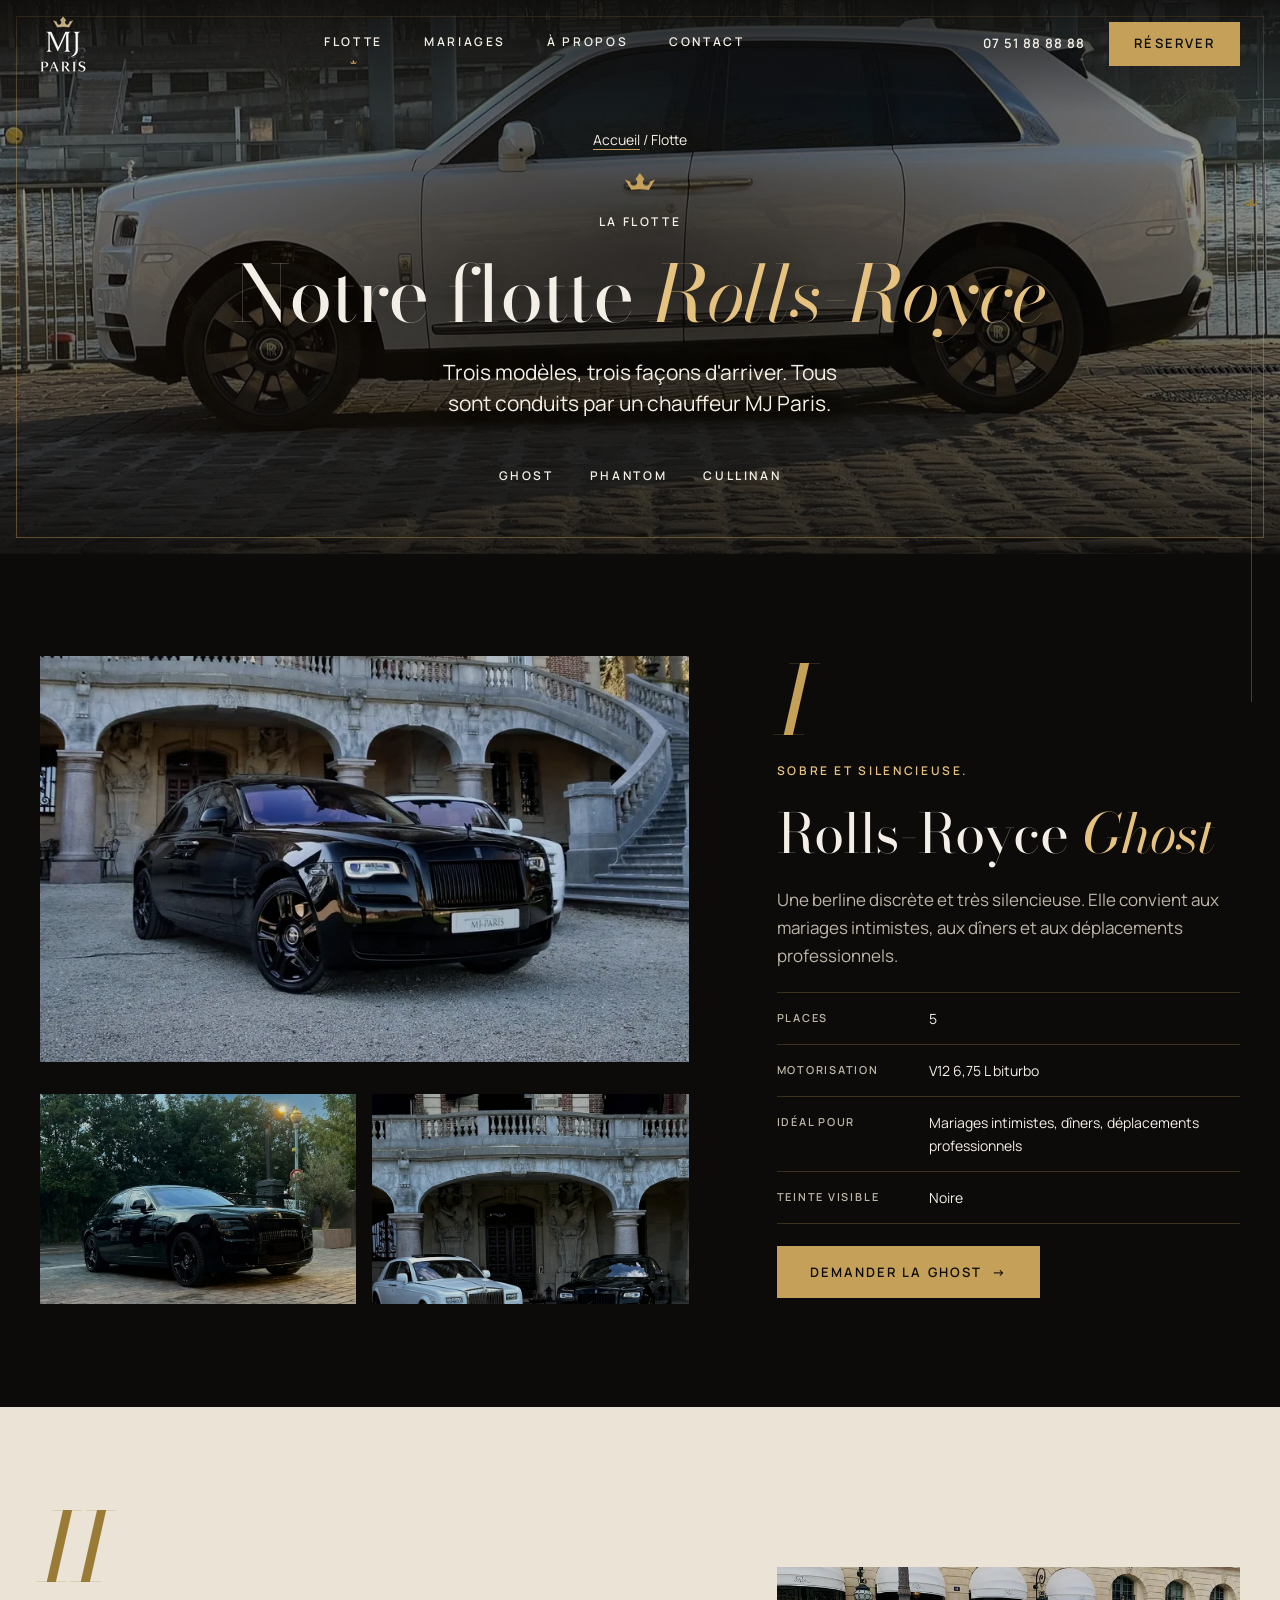
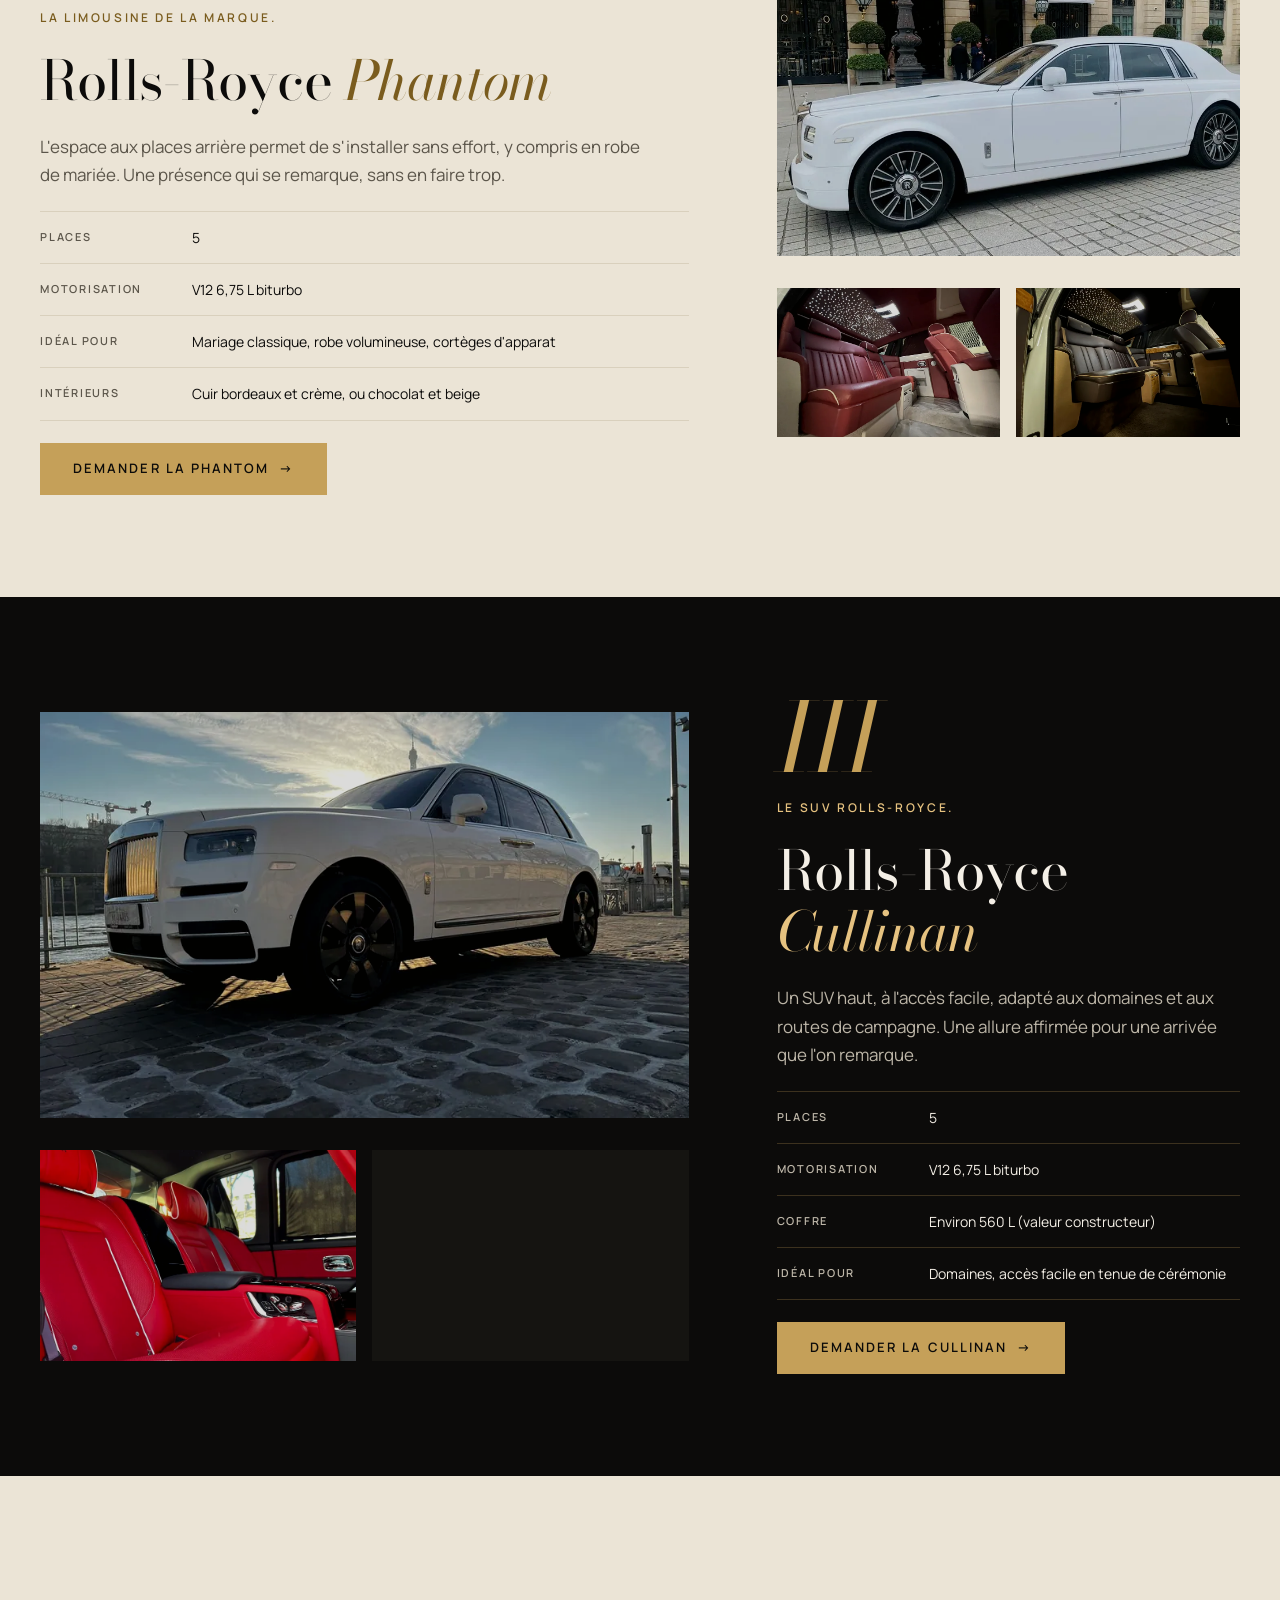
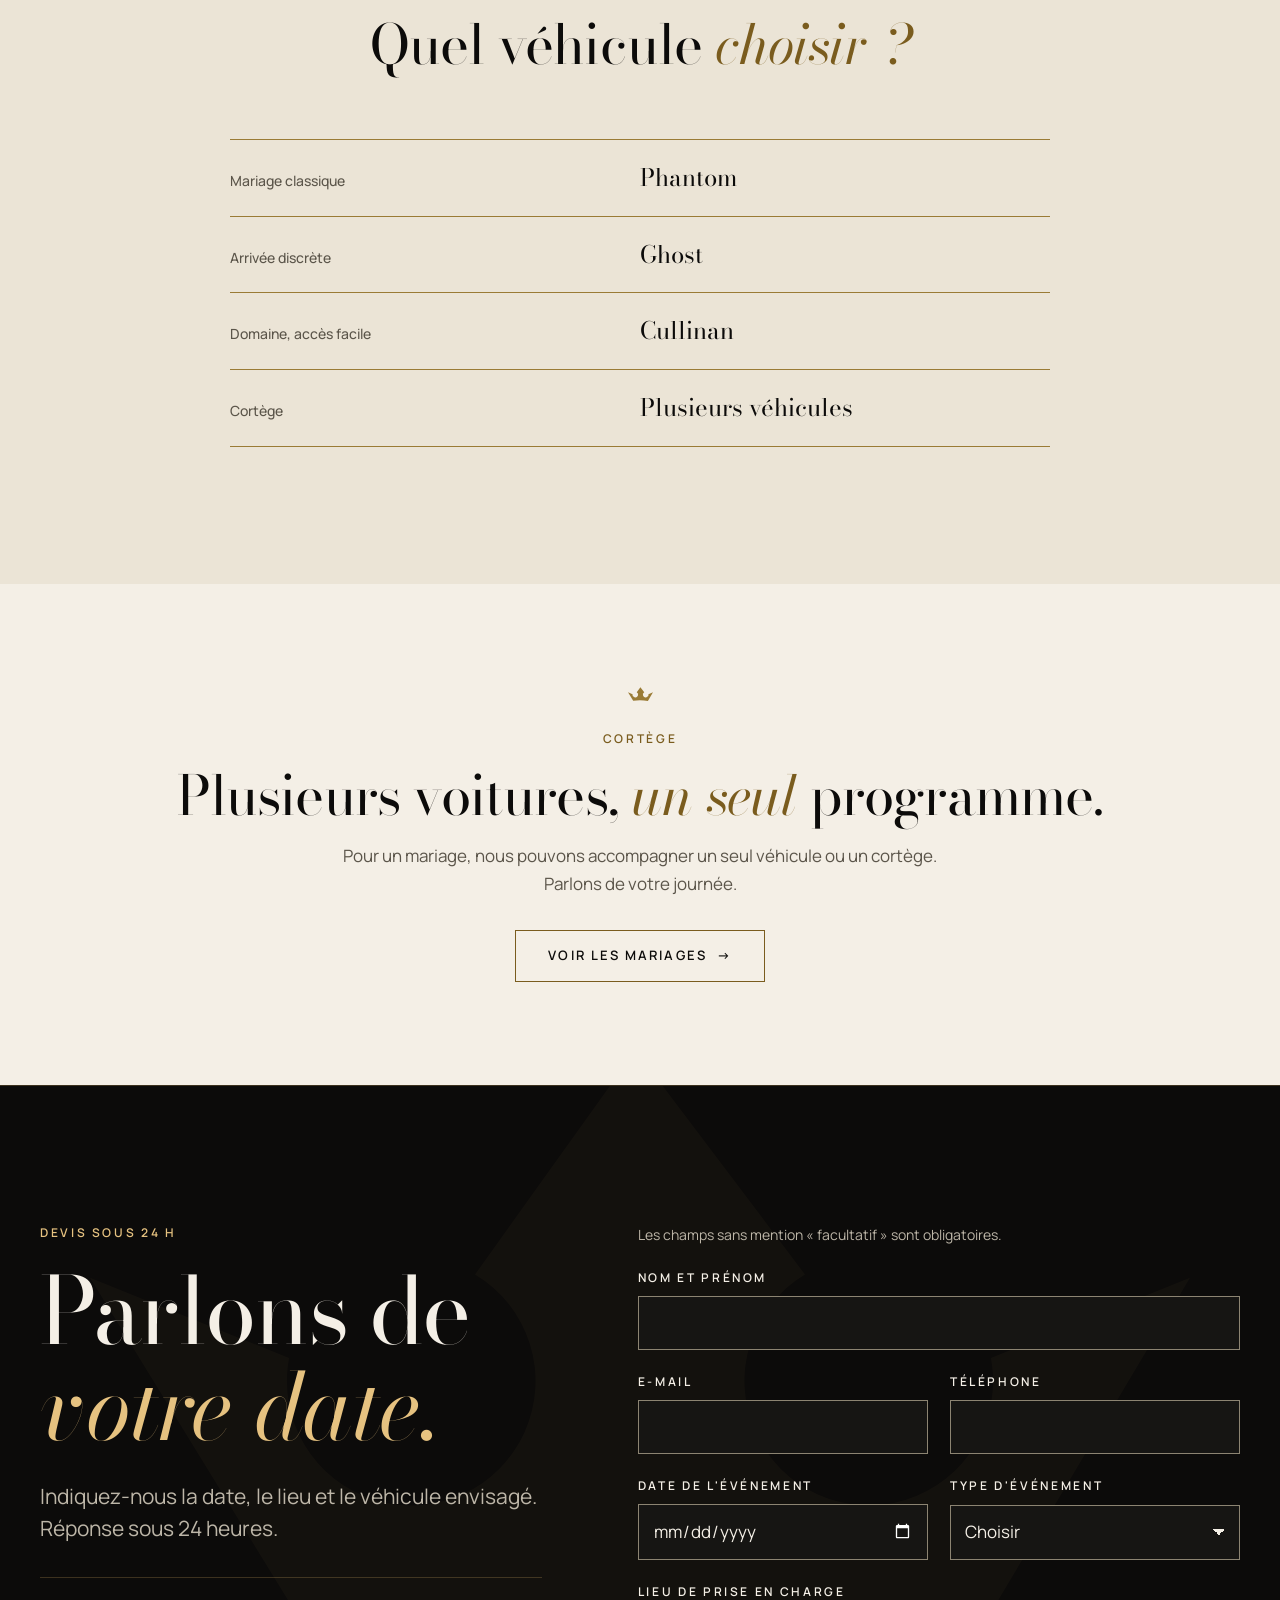
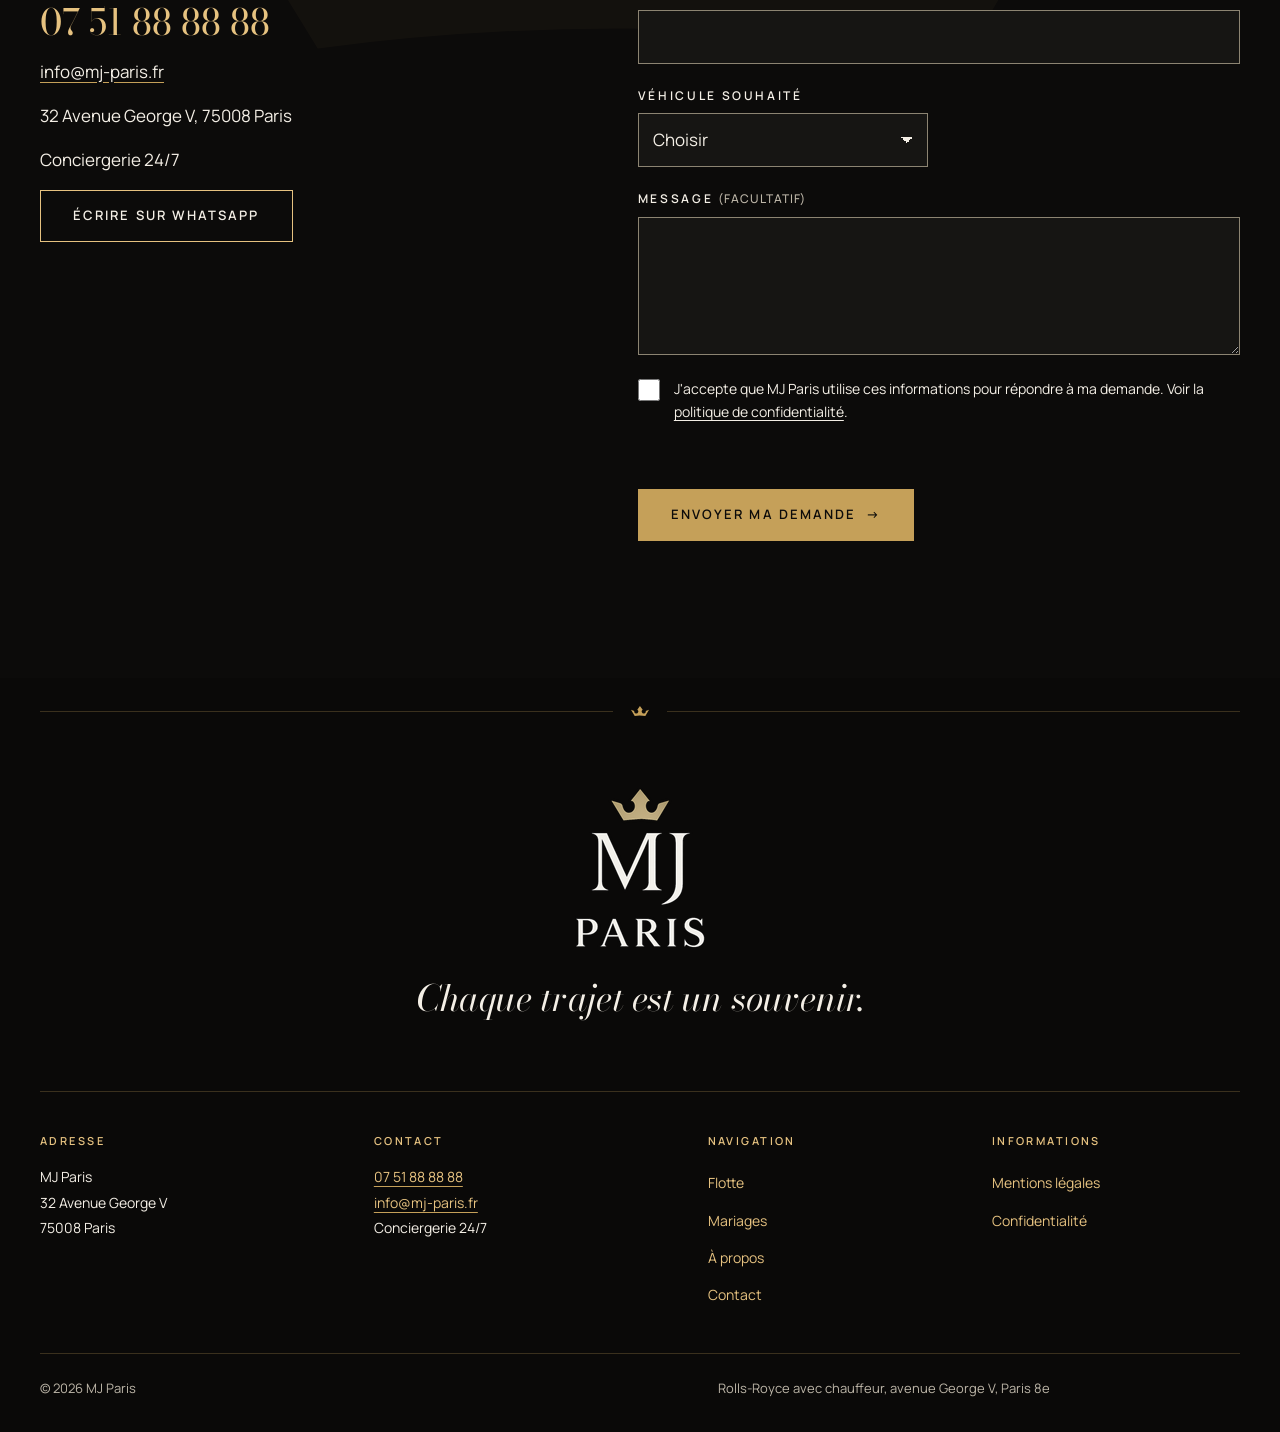
<file: flotte/index.html>
<!doctype html>
<html lang="fr" class="no-js">
<head>
<meta charset="utf-8">
<meta name="viewport" content="width=device-width, initial-scale=1">
<script>document.documentElement.className=document.documentElement.className.replace("no-js","js")</script>
<script>try{if(!sessionStorage.getItem("mj-splash")&&!window.matchMedia("(prefers-reduced-motion: reduce)").matches)document.documentElement.classList.add("is-splash")}catch(e){}</script>
<title>Flotte Rolls-Royce Ghost, Phantom, Cullinan avec chauffeur | MJ Paris</title>
<meta name="description" content="Découvrez nos Rolls-Royce Ghost, Phantom et Cullinan à louer avec chauffeur à Paris. Caractéristiques, atouts et conseils pour choisir selon votre événement.">
<meta name="robots" content="index, follow, max-image-preview:large">
<link rel="canonical" href="https://mj-paris.fr/flotte/">
<meta property="og:type" content="website">
<meta property="og:locale" content="fr_FR">
<meta property="og:site_name" content="MJ Paris">
<meta property="og:title" content="Flotte Rolls-Royce Ghost, Phantom, Cullinan avec chauffeur | MJ Paris">
<meta property="og:description" content="Découvrez nos Rolls-Royce Ghost, Phantom et Cullinan à louer avec chauffeur à Paris. Caractéristiques, atouts et conseils pour choisir selon votre événement.">
<meta property="og:url" content="https://mj-paris.fr/flotte/">
<meta property="og:image" content="https://mj-paris.fr/assets/img/logo/og-image.png">
<meta property="og:image:width" content="1200">
<meta property="og:image:height" content="630">
<meta property="og:image:alt" content="MJ Paris : logo avec couronne dorée et monogramme MJ sur fond noir">
<meta name="twitter:card" content="summary_large_image">
<meta name="twitter:image" content="https://mj-paris.fr/assets/img/logo/og-image.png">
<meta name="theme-color" content="#0C0B0A">
<link rel="icon" href="/assets/img/logo/favicon-32.png" sizes="32x32" type="image/png">
<link rel="icon" href="/assets/img/logo/favicon-48.png" sizes="48x48" type="image/png">
<link rel="icon" href="/assets/img/logo/icon-192.png" sizes="192x192" type="image/png">
<link rel="icon" href="/assets/img/logo/icon-512.png" sizes="512x512" type="image/png">
<link rel="apple-touch-icon" href="/assets/img/logo/apple-touch-icon.png">
<link rel="preconnect" href="https://fonts.googleapis.com">
<link rel="preconnect" href="https://fonts.gstatic.com" crossorigin>
<link rel="stylesheet" href="https://fonts.googleapis.com/css2?family=Bodoni+Moda:ital,opsz,wght@0,6..96,400..600;1,6..96,400..500&family=Manrope:wght@400..700&display=swap">
<link rel="stylesheet" href="/assets/css/tokens.css?v=3">
<link rel="stylesheet" href="/assets/css/style.css?v=6">
<script type="application/ld+json">{"@context":"https://schema.org","@type":"BreadcrumbList","itemListElement":[{"@type":"ListItem","position":1,"name":"Accueil","item":"https://mj-paris.fr/"},{"@type":"ListItem","position":2,"name":"Flotte","item":"https://mj-paris.fr/flotte/"}]}</script>
</head>
<body>
<div class="splash">
  <div class="splash__stage">
    <div class="splash__mark">
      <img class="splash__logo" src="/assets/img/logo/logo-header-96@2x.png" width="156" height="192" alt="">
      <svg class="splash__crown" viewBox="0 0 100 55" aria-hidden="true" focusable="false"><path d="M0 20.7L18.1 28A11.3 11.3 0 1 0 35 20.4L49.6 0L65 20.4A11.3 11.3 0 1 0 81.9 28L100 20.7L79.6 55Q50 50.5 20.7 54.4Z"/></svg>
    </div>
    <span class="splash__line" aria-hidden="true"></span>
  </div>
  <button class="splash__skip" type="button" aria-label="Passer l'animation d'introduction">Passer</button>
</div>
<a class="skip-link" href="#main">Aller au contenu</a>
<header class="site-header theme-dark is-over">
  <div class="container site-header__in">
    <a class="brand" href="/" aria-label="MJ Paris, accueil"><img src="/assets/img/logo/logo-header-56.png" srcset="/assets/img/logo/logo-header-56@2x.png 2x" width="46" height="56" alt="MJ Paris"></a>
    <nav class="nav-primary" aria-label="Navigation principale"><ul>
      <li><a href="/flotte/" aria-current="page">Flotte</a></li>
      <li><a href="/#mariages">Mariages</a></li>
      <li><a href="/a-propos/">À propos</a></li>
      <li><a href="/contact/">Contact</a></li>
    </ul></nav>
    <div class="site-header__right"><a class="header-phone" href="tel:+33751888888" aria-label="Appeler MJ Paris au 07 51 88 88 88">07 51 88 88 88</a><a class="btn site-header__cta" href="/contact/#formulaire">Réserver</a></div>
    <button class="burger" type="button" aria-expanded="false" aria-controls="drawer"><span class="burger__txt">Menu</span><span class="burger__bars" aria-hidden="true"></span></button>
  </div>
</header>
<div class="drawer theme-dark" id="drawer" role="dialog" aria-label="Menu">
  <div>
    <span class="crown drawer__crown" aria-hidden="true"></span>
    <nav aria-label="Menu mobile"><ol>
      <li><a href="/flotte/">Flotte</a></li>
      <li><a href="/#mariages">Mariages</a></li>
      <li><a href="/a-propos/">À propos</a></li>
      <li><a href="/contact/">Contact</a></li>
    </ol></nav>
  </div>
  <div class="drawer__foot">
    <span class="caps">Conciergerie</span>
    <a href="tel:+33751888888" aria-label="Appeler MJ Paris au 07 51 88 88 88">07 51 88 88 88</a>
    <a class="small" href="mailto:info@mj-paris.fr">info@mj-paris.fr</a>
    <span>32 Avenue George V, 75008 Paris</span>
  </div>
</div>
<main id="main" class="has-hero">
<section class="hero hero--short theme-dark" aria-labelledby="fl-t">
  <div class="hero__media"><picture><source type="image/webp" srcset="/assets/img/web/cullinan-blanc-profil-quai-seine-800.webp 800w, /assets/img/web/cullinan-blanc-profil-quai-seine-1200.webp 1200w, /assets/img/web/cullinan-blanc-profil-quai-seine-1600.webp 1600w" sizes="100vw"><img alt="Rolls-Royce Cullinan blanc de profil sur un quai de Seine, en contre-jour doré" fetchpriority="high" decoding="async" style="object-position:40% 55%" src="/assets/img/web/cullinan-blanc-profil-quai-seine-1200.jpg" srcset="/assets/img/web/cullinan-blanc-profil-quai-seine-800.jpg 800w, /assets/img/web/cullinan-blanc-profil-quai-seine-1200.jpg 1200w, /assets/img/web/cullinan-blanc-profil-quai-seine-1600.jpg 1600w" sizes="100vw" width="2000" height="1500"></picture></div>
  <div class="container hero__in">
    <div class="hero__axis">
      <nav aria-label="Fil d'Ariane" class="breadcrumb"><a class="text-link" href="/">Accueil</a> / Flotte</nav>
      <span class="crown hero__crown" aria-hidden="true"></span>
      <p class="label hero__label">La flotte</p>
      <h1 class="h1 hero__title" id="fl-t">Notre flotte <em>Rolls-Royce</em></h1>
      <p class="hero__sub">Trois modèles, trois façons d'arriver. Tous sont conduits par un chauffeur MJ Paris.</p>
      <nav class="anchors" aria-label="Aller à un modèle"><a href="#ghost">Ghost</a><a href="#phantom">Phantom</a><a href="#cullinan">Cullinan</a></nav>
    </div>
  </div>
</section>
<section class="section model theme-dark-md" id="ghost" aria-labelledby="ghost-t"><div class="container model__grid">
  <div class="model__media reveal" style="--i:0">
    <div class="frame"><div class="ph ph--169"><picture><source type="image/webp" srcset="/assets/img/web/ghost-noire-chateau-portrait-800.webp 800w" sizes="(min-width:1024px) 45vw, 100vw"><img alt="Rolls-Royce Ghost noire devant un château de brique et de pierre, escalier à balustres" loading="lazy" decoding="async" style="object-position:50% 74%" src="/assets/img/web/ghost-noire-chateau-portrait-800.jpg" srcset="/assets/img/web/ghost-noire-chateau-portrait-800.jpg 800w" sizes="(min-width:1024px) 45vw, 100vw" width="1365" height="2048"></picture></div></div>
    <div class="thumbs"><div class="ph"><picture><source type="image/webp" srcset="/assets/img/web/ghost-noire-crepuscule-paves-800.webp 800w, /assets/img/web/ghost-noire-crepuscule-paves-1177.webp 1177w" sizes="(min-width:1024px) 22vw, 45vw"><img alt="Rolls-Royce Ghost noire sur des pavés à l'heure bleue, lampadaire allumé" loading="lazy" decoding="async" style="object-position:50% 50%" src="/assets/img/web/ghost-noire-crepuscule-paves-1177.jpg" srcset="/assets/img/web/ghost-noire-crepuscule-paves-800.jpg 800w, /assets/img/web/ghost-noire-crepuscule-paves-1177.jpg 1177w" sizes="(min-width:1024px) 22vw, 45vw" width="1177" height="1119"></picture></div><div class="ph"><picture><source type="image/webp" srcset="/assets/img/web/duo-phantom-ghost-chateau-portrait-800.webp 800w, /assets/img/web/duo-phantom-ghost-chateau-portrait-1200.webp 1200w" sizes="(min-width:1024px) 45vw, 100vw"><img alt="Rolls-Royce Phantom blanche et Ghost noire face à face sous les arcades d'un château" loading="lazy" decoding="async" style="object-position:50% 0%" src="/assets/img/web/duo-phantom-ghost-chateau-portrait-1200.jpg" srcset="/assets/img/web/duo-phantom-ghost-chateau-portrait-800.jpg 800w, /assets/img/web/duo-phantom-ghost-chateau-portrait-1200.jpg 1200w" sizes="(min-width:1024px) 45vw, 100vw" width="1200" height="1600"></picture></div></div>
  </div>
  <div class="model__txt reveal" style="--i:1">
    <span class="model__num" aria-hidden="true">I</span>
    <p class="label">Sobre et silencieuse.</p>
    <h2 class="h2" id="ghost-t">Rolls-Royce <em>Ghost</em></h2>
    <p class="prose">Une berline discrète et très silencieuse. Elle convient aux mariages intimistes, aux dîners et aux déplacements professionnels.</p>
    <ul class="specs"><li><span>Places</span><span>5</span></li><li><span>Motorisation</span><span>V12 6,75 L biturbo</span></li><li><span>Idéal pour</span><span>Mariages intimistes, dîners, déplacements professionnels</span></li><li><span>Teinte visible</span><span>Noire</span></li></ul>
    <!-- TODO-CLIENT: année, série, finition, ciel étoilé, nombre de Ghost -->
    <div><a class="btn" href="/contact/?vehicule=Ghost#formulaire">Demander la Ghost <span class="arr" aria-hidden="true">→</span></a></div>
  </div>
</div></section>
<section class="section model section--alt model--flip" id="phantom" aria-labelledby="phantom-t"><div class="container model__grid">
  <div class="model__media reveal" style="--i:0">
    <div class="frame"><div class="ph ph--169 crop-left"><picture><source type="image/webp" srcset="/assets/img/web/phantom-blanche-ritz-vendome-800.webp 800w, /assets/img/web/phantom-blanche-ritz-vendome-1200.webp 1200w, /assets/img/web/phantom-blanche-ritz-vendome-1340.webp 1340w" sizes="(min-width:1024px) 45vw, 100vw"><img alt="Rolls-Royce Phantom blanche devant l'hôtel Ritz, place Vendôme à Paris" loading="lazy" decoding="async" style="object-position:0 62%" src="/assets/img/web/phantom-blanche-ritz-vendome-1200.jpg" srcset="/assets/img/web/phantom-blanche-ritz-vendome-800.jpg 800w, /assets/img/web/phantom-blanche-ritz-vendome-1200.jpg 1200w, /assets/img/web/phantom-blanche-ritz-vendome-1340.jpg 1340w" sizes="(min-width:1024px) 45vw, 100vw" width="1340" height="1200"></picture></div></div>
    <div class="thumbs"><div class="ph"><picture><source type="image/webp" srcset="/assets/img/web/interieur-phantom-rouge-ciel-etoile-800.webp 800w, /assets/img/web/interieur-phantom-rouge-ciel-etoile-1200.webp 1200w, /assets/img/web/interieur-phantom-rouge-ciel-etoile-1600.webp 1600w" sizes="(min-width:1024px) 22vw, 45vw"><img alt="Intérieur de la Rolls-Royce Phantom : banquette arrière en cuir rouge bordeaux et crème, ciel étoilé" loading="lazy" decoding="async" style="object-position:50% 50%" src="/assets/img/web/interieur-phantom-rouge-ciel-etoile-1200.jpg" srcset="/assets/img/web/interieur-phantom-rouge-ciel-etoile-800.jpg 800w, /assets/img/web/interieur-phantom-rouge-ciel-etoile-1200.jpg 1200w, /assets/img/web/interieur-phantom-rouge-ciel-etoile-1600.jpg 1600w" sizes="(min-width:1024px) 22vw, 45vw" width="2000" height="1500"></picture></div><div class="ph"><picture><source type="image/webp" srcset="/assets/img/web/interieur-phantom-chocolat-beige-800.webp 800w, /assets/img/web/interieur-phantom-chocolat-beige-1200.webp 1200w, /assets/img/web/interieur-phantom-chocolat-beige-1600.webp 1600w" sizes="(min-width:1024px) 45vw, 100vw"><img alt="Intérieur de la Rolls-Royce Phantom : banquette arrière chocolat et beige, bois de ronce, ciel étoilé" loading="lazy" decoding="async" style="object-position:50% 50%" src="/assets/img/web/interieur-phantom-chocolat-beige-1200.jpg" srcset="/assets/img/web/interieur-phantom-chocolat-beige-800.jpg 800w, /assets/img/web/interieur-phantom-chocolat-beige-1200.jpg 1200w, /assets/img/web/interieur-phantom-chocolat-beige-1600.jpg 1600w" sizes="(min-width:1024px) 45vw, 100vw" width="2000" height="1500"></picture></div></div>
  </div>
  <div class="model__txt reveal" style="--i:1">
    <span class="model__num" aria-hidden="true">II</span>
    <p class="label">La limousine de la marque.</p>
    <h2 class="h2" id="phantom-t">Rolls-Royce <em>Phantom</em></h2>
    <p class="prose">L'espace aux places arrière permet de s'installer sans effort, y compris en robe de mariée. Une présence qui se remarque, sans en faire trop.</p>
    <ul class="specs"><li><span>Places</span><span>5</span></li><li><span>Motorisation</span><span>V12 6,75 L biturbo</span></li><li><span>Idéal pour</span><span>Mariage classique, robe volumineuse, cortèges d'apparat</span></li><li><span>Intérieurs</span><span>Cuir bordeaux et crème, ou chocolat et beige</span></li></ul>
    <!-- TODO-CLIENT: Phantom standard ou à empattement allongé, ciel étoilé sur chaque voiture, année (Series I / II), nombre d'exemplaires -->
    <div><a class="btn" href="/contact/?vehicule=Phantom#formulaire">Demander la Phantom <span class="arr" aria-hidden="true">→</span></a></div>
  </div>
</div></section>
<section class="section model theme-dark-md" id="cullinan" aria-labelledby="cullinan-t"><div class="container model__grid">
  <div class="model__media reveal" style="--i:0">
    <div class="frame"><div class="ph ph--169"><picture><source type="image/webp" srcset="/assets/img/web/cullinan-blanc-coucher-soleil-tour-eiffel-800.webp 800w, /assets/img/web/cullinan-blanc-coucher-soleil-tour-eiffel-1200.webp 1200w, /assets/img/web/cullinan-blanc-coucher-soleil-tour-eiffel-1600.webp 1600w, /assets/img/web/cullinan-blanc-coucher-soleil-tour-eiffel-2000.webp 2000w" sizes="(min-width:1024px) 45vw, 100vw"><img alt="Rolls-Royce Cullinan blanc au coucher du soleil sur les quais de Seine, la tour Eiffel au loin" loading="lazy" decoding="async" style="object-position:40% 60%" src="/assets/img/web/cullinan-blanc-coucher-soleil-tour-eiffel-1200.jpg" srcset="/assets/img/web/cullinan-blanc-coucher-soleil-tour-eiffel-800.jpg 800w, /assets/img/web/cullinan-blanc-coucher-soleil-tour-eiffel-1200.jpg 1200w, /assets/img/web/cullinan-blanc-coucher-soleil-tour-eiffel-1600.jpg 1600w, /assets/img/web/cullinan-blanc-coucher-soleil-tour-eiffel-2000.jpg 2000w" sizes="(min-width:1024px) 45vw, 100vw" width="2000" height="1500"></picture></div></div>
    <div class="thumbs"><div class="ph"><picture><source type="image/webp" srcset="/assets/img/web/interieur-cullinan-rouge-800.webp 800w, /assets/img/web/interieur-cullinan-rouge-1200.webp 1200w, /assets/img/web/interieur-cullinan-rouge-1536.webp 1536w" sizes="(min-width:1024px) 22vw, 45vw"><img alt="Intérieur de la Rolls-Royce Cullinan : cuir rouge vif et noir, ciel étoilé" loading="lazy" decoding="async" style="object-position:50% 40%" src="/assets/img/web/interieur-cullinan-rouge-1200.jpg" srcset="/assets/img/web/interieur-cullinan-rouge-800.jpg 800w, /assets/img/web/interieur-cullinan-rouge-1200.jpg 1200w, /assets/img/web/interieur-cullinan-rouge-1536.jpg 1536w" sizes="(min-width:1024px) 22vw, 45vw" width="1536" height="2048"></picture></div><div class="ph"><picture><source type="image/webp" srcset="/assets/img/web/cullinan-blanc-profil-quai-seine-800.webp 800w, /assets/img/web/cullinan-blanc-profil-quai-seine-1200.webp 1200w, /assets/img/web/cullinan-blanc-profil-quai-seine-1600.webp 1600w" sizes="(min-width:1024px) 45vw, 100vw"><img alt="Rolls-Royce Cullinan blanc de profil sur un quai de Seine, en contre-jour doré" loading="lazy" decoding="async" style="object-position:40% 50%" src="/assets/img/web/cullinan-blanc-profil-quai-seine-1200.jpg" srcset="/assets/img/web/cullinan-blanc-profil-quai-seine-800.jpg 800w, /assets/img/web/cullinan-blanc-profil-quai-seine-1200.jpg 1200w, /assets/img/web/cullinan-blanc-profil-quai-seine-1600.jpg 1600w" sizes="(min-width:1024px) 45vw, 100vw" width="2000" height="1500"></picture></div></div>
  </div>
  <div class="model__txt reveal" style="--i:1">
    <span class="model__num" aria-hidden="true">III</span>
    <p class="label">Le SUV Rolls-Royce.</p>
    <h2 class="h2" id="cullinan-t">Rolls-Royce <em>Cullinan</em></h2>
    <p class="prose">Un SUV haut, à l'accès facile, adapté aux domaines et aux routes de campagne. Une allure affirmée pour une arrivée que l'on remarque.</p>
    <ul class="specs"><li><span>Places</span><span>5</span></li><li><span>Motorisation</span><span>V12 6,75 L biturbo</span></li><li><span>Coffre</span><span>Environ 560 L (valeur constructeur)</span></li><li><span>Idéal pour</span><span>Domaines, accès facile en tenue de cérémonie</span></li></ul>
    <!-- TODO-CLIENT: série (I / II), puissance exacte, configuration 4 ou 5 places, intérieur, nombre de Cullinan -->
    <div><a class="btn" href="/contact/?vehicule=Cullinan#formulaire">Demander la Cullinan <span class="arr" aria-hidden="true">→</span></a></div>
  </div>
</div></section>
<section class="section section--alt" aria-labelledby="choose-t"><div class="container" style="max-width:900px">
  <div class="sec-head reveal" style="--i:0"><h2 class="h2" id="choose-t">Quel véhicule <em>choisir ?</em></h2></div>
  <table class="choose reveal" style="--i:1"><caption class="sr-only">Quel véhicule choisir selon votre événement</caption><tbody>
    <tr><th scope="row">Mariage classique</th><td>Phantom</td></tr>
    <tr><th scope="row">Arrivée discrète</th><td>Ghost</td></tr>
    <tr><th scope="row">Domaine, accès facile</th><td>Cullinan</td></tr>
    <tr><th scope="row">Cortège</th><td>Plusieurs véhicules<!-- TODO-CLIENT: combien de voitures simultanées, un chauffeur par voiture --></td></tr>
  </tbody></table>
  <!-- TODO-CLIENT: bloc « Inclus » (chauffeur en tenue, trajet convenu, eau / rafraîchissements, décoration, tapis, assurance) : à valider ligne par ligne avant affichage -->
</div></section>
<section class="band-dark section" aria-labelledby="cortege-t"><div class="container band-dark__in">
  <div class="reveal" style="--i:0"><span class="crown" aria-hidden="true" style="font-size:26px;margin-bottom:20px"></span><p class="label">Cortège</p><h2 class="h2" id="cortege-t" style="margin-top:16px">Plusieurs voitures, <em>un seul</em> programme.</h2><p class="prose" style="margin-top:16px">Pour un mariage, nous pouvons accompagner un seul véhicule ou un cortège. Parlons de votre journée.</p></div>
  <a class="btn btn--ghost" href="/#mariages">Voir les mariages <span class="arr" aria-hidden="true">→</span></a>
</div></section>
<section class="cta theme-dark" id="contact" aria-labelledby="cta-t">
  <div class="container cta__in">
    <div class="reveal" style="--i:0">
      <p class="label" style="margin-bottom:20px">Devis sous 24 h</p>
      <h2 class="display" id="cta-t">Parlons de <em>votre date.</em></h2>
      <p class="lead" style="margin-top:24px">Indiquez-nous la date, le lieu et le véhicule envisagé. Réponse sous 24 heures.<!-- TODO-CLIENT: confirmer l'engagement de réponse sous 24 h --></p>
      <div class="cta__list">
        <a class="cta__tel" href="tel:+33751888888" aria-label="Appeler MJ Paris au 07 51 88 88 88">07 51 88 88 88</a>
        <a href="mailto:info@mj-paris.fr">info@mj-paris.fr</a>
        <address>32 Avenue George V, 75008 Paris</address>
        <p>Conciergerie 24/7<!-- TODO-CLIENT: confirmer 24/7 ou 7j/7 --></p>
        <div><a class="btn btn--ghost" href="https://wa.me/33751888888" target="_blank" rel="noopener">Écrire sur WhatsApp<span class="sr-only"> (nouvel onglet)</span></a></div>
      </div>
    </div>
    <div class="reveal cta__form" style="--i:1" id="formulaire"><form class="form" data-mj-form novalidate>
  <p class="form-note">Les champs sans mention « facultatif » sont obligatoires.</p>
  <div class="field"><label for="f-nom">Nom et prénom</label><input id="f-nom" name="nom" type="text" required autocomplete="name"></div>
  <div class="form__row form__row--2">
    <div class="field"><label for="f-email">E-mail</label><input id="f-email" name="email" type="email" required autocomplete="email"></div>
    <div class="field"><label for="f-tel">Téléphone</label><input id="f-tel" name="telephone" type="tel" required autocomplete="tel" inputmode="tel"></div>
  </div>
  <div class="form__row form__row--2">
    <div class="field"><label for="f-date">Date de l'événement</label><input id="f-date" name="date" type="date" required></div>
    
    <div class="field"><label for="f-type">Type d'événement</label><select id="f-type" name="type" required><option value="">Choisir</option><option>Mariage</option><option>Anniversaire</option><option>Soirée / gala</option><option>Déplacement professionnel</option><option>Tournage / shooting</option><option>Autre</option></select></div>
  </div>
  <div class="form__row">
    <div class="field"><label for="f-lieu">Lieu de prise en charge</label><input id="f-lieu" name="lieu" type="text" required></div>
    
  </div>
  <div class="form__row form__row--2">
    
    <div class="field"><label for="f-veh">Véhicule souhaité</label><select id="f-veh" name="vehicule" required><option value="">Choisir</option><option>Ghost</option><option>Phantom</option><option>Cullinan</option><option>Pas de préférence (conseillez-moi)</option></select></div>
  </div>
  <div class="field"><label for="f-msg">Message <span class="opt">(facultatif)</span></label><textarea id="f-msg" name="message" rows="4"></textarea></div>
  <div class="hp" aria-hidden="true"><label>Ne pas remplir<input type="text" name="website" tabindex="-1" autocomplete="off"></label></div>
  <div class="check"><input id="f-ok" name="consentement" type="checkbox" required><label for="f-ok">J'accepte que MJ Paris utilise ces informations pour répondre à ma demande. Voir la <a href="/confidentialite/">politique de confidentialité</a>.</label></div>
  <p class="form-status" role="status" aria-live="polite"></p>
  <div><button class="btn" type="submit">Envoyer ma demande <span class="arr" aria-hidden="true">→</span></button></div>
</form></div>
  </div>
</section>
</main>
<footer class="site-footer theme-dark">
  <div class="container">
    <div class="site-footer__top" aria-hidden="true"><span class="crown"></span></div>
    <div class="site-footer__brand">
      <a href="/" class="keep" aria-label="MJ Paris, accueil"><img src="/assets/img/logo/logo-footer.png" srcset="/assets/img/logo/logo-footer@2x.png 2x" width="130" height="160" alt="MJ Paris" loading="lazy"></a>
      <p class="site-footer__tag">Chaque trajet est un souvenir.</p>
    </div>
    <div class="site-footer__cols">
      <div><h2>Adresse</h2><address>MJ Paris<br>32 Avenue George V<br>75008 Paris</address></div>
      <div><h2>Contact</h2><p class="foot-contact"><a href="tel:+33751888888" aria-label="Appeler MJ Paris au 07 51 88 88 88">07 51 88 88 88</a><br><a href="mailto:info@mj-paris.fr">info@mj-paris.fr</a><br>Conciergerie 24/7<!-- TODO-CLIENT: confirmer 24/7 ou 7j/7 et horaires réels --></p></div>
      <div><h2>Navigation</h2><ul><li><a href="/flotte/">Flotte</a></li><li><a href="/#mariages">Mariages</a></li><li><a href="/a-propos/">À propos</a></li><li><a href="/contact/">Contact</a></li></ul></div>
      <div><h2>Informations</h2><ul><li><a href="/mentions-legales/">Mentions légales</a></li><li><a href="/confidentialite/">Confidentialité</a></li></ul></div>
    </div>
    <div class="site-footer__legal"><span>© 2026 MJ Paris</span><span>Rolls-Royce avec chauffeur, avenue George V, Paris 8e</span></div>
  </div>
</footer>
<nav class="mbar" aria-label="Actions rapides"><a href="tel:+33751888888" aria-label="Appeler le 07 51 88 88 88">Appeler</a><a href="https://wa.me/33751888888" rel="noopener" target="_blank" aria-label="Écrire sur WhatsApp (nouvel onglet)">WhatsApp</a><a href="/contact/#formulaire">Réserver</a></nav>
<a class="wa" href="https://wa.me/33751888888" rel="noopener" target="_blank" aria-label="Écrire sur WhatsApp (nouvel onglet)">WhatsApp</a>
<script src="/assets/js/config.js?v=1"></script>
<script src="/assets/js/main.js?v=4" defer></script>

</body>
</html>
</file>
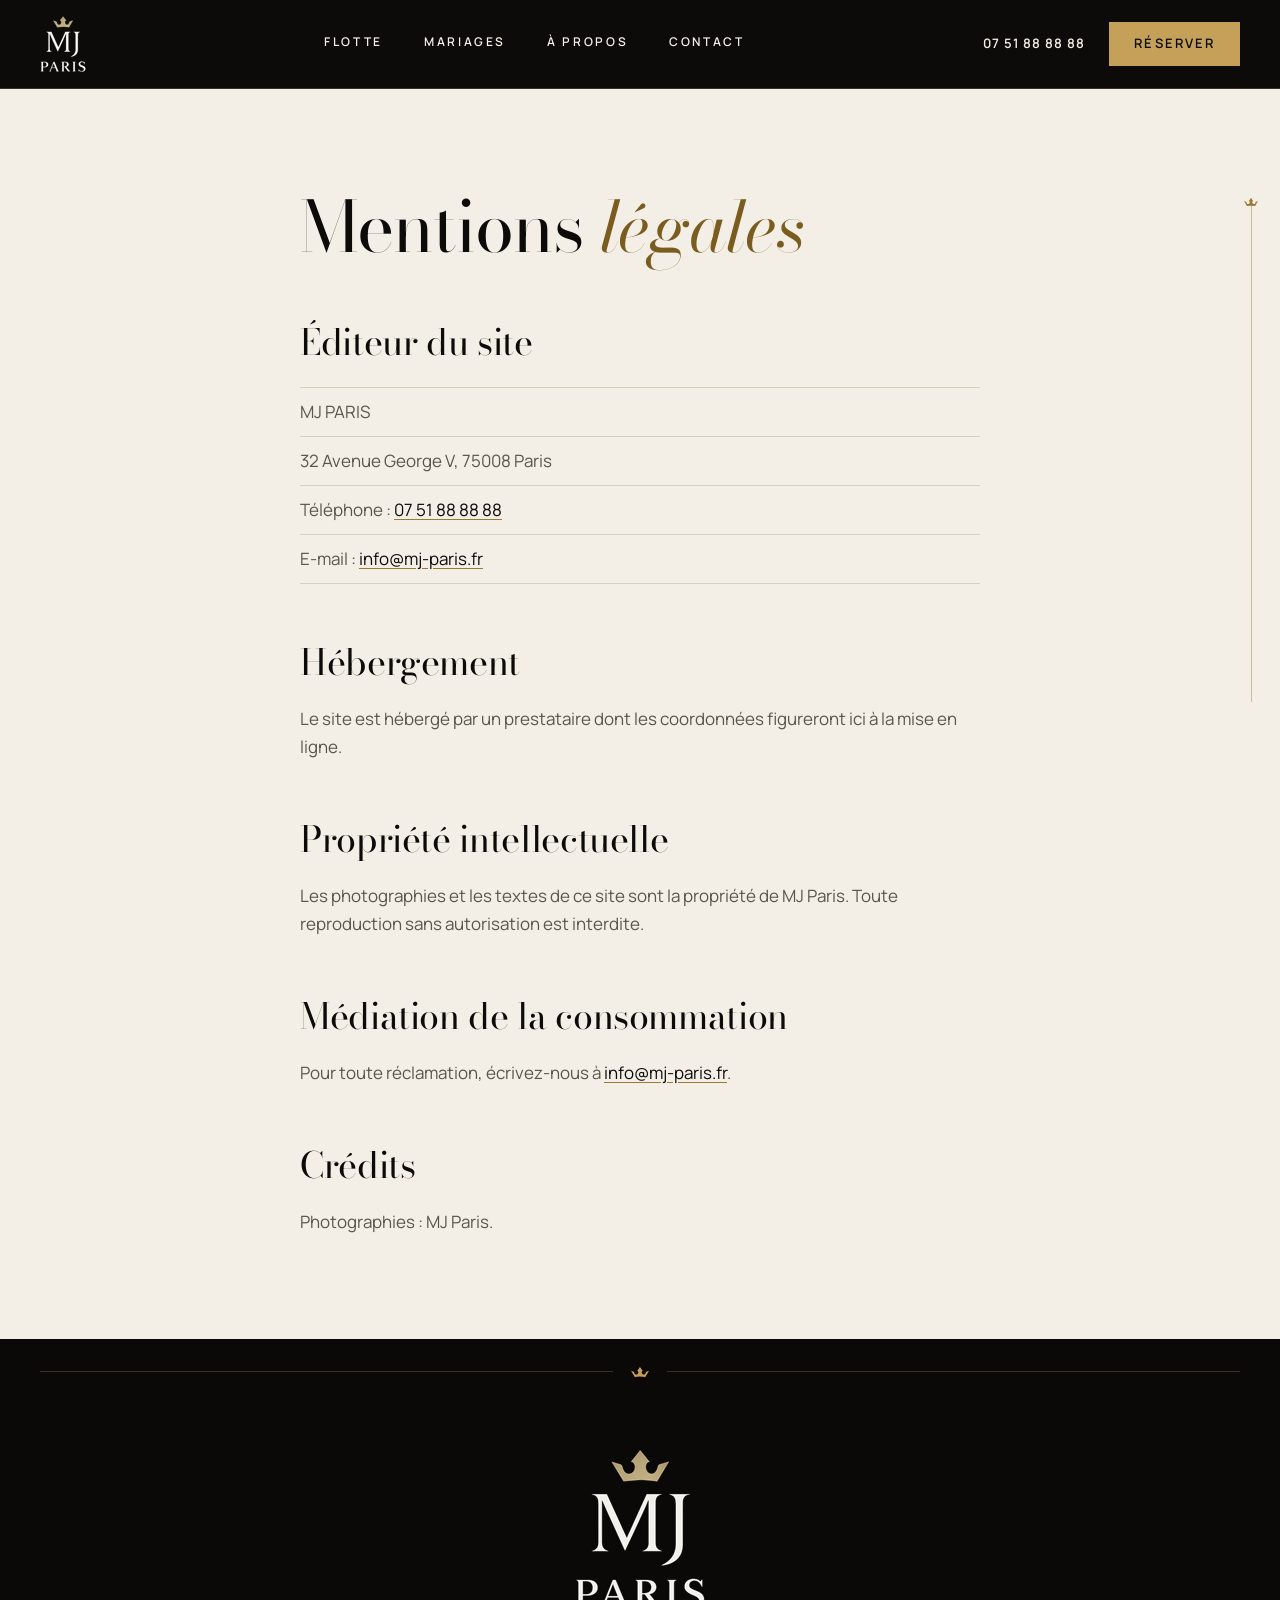
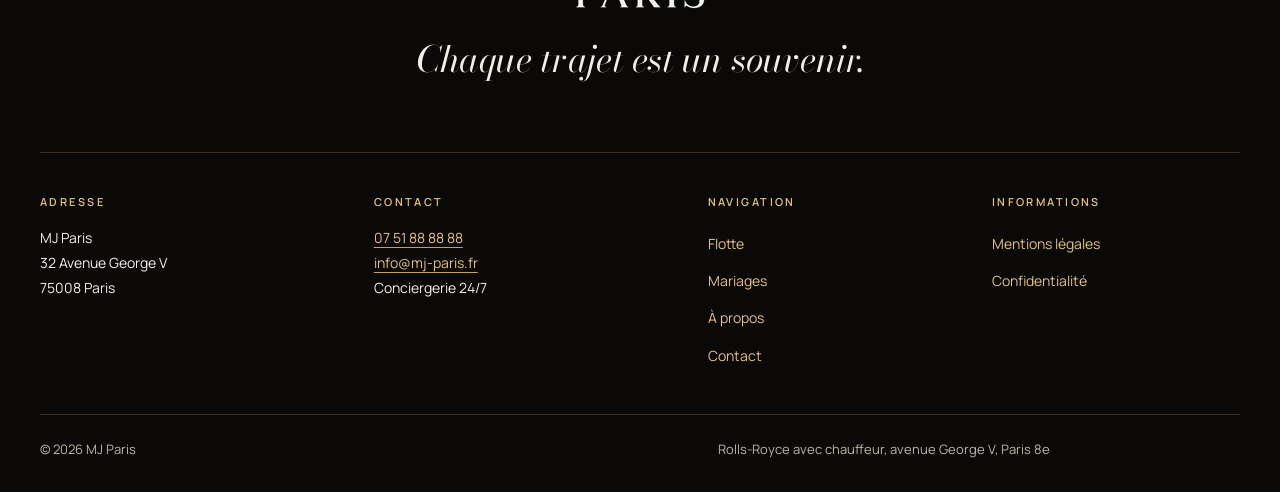
<file: mentions-legales/index.html>
<!doctype html>
<html lang="fr" class="no-js">
<head>
<meta charset="utf-8">
<meta name="viewport" content="width=device-width, initial-scale=1">
<script>document.documentElement.className=document.documentElement.className.replace("no-js","js")</script>
<title>Mentions légales | MJ Paris</title>
<meta name="description" content="Informations légales de MJ Paris, éditeur du site mj-paris.fr.">
<meta name="robots" content="index, follow, max-image-preview:large">
<link rel="canonical" href="https://mj-paris.fr/mentions-legales/">
<meta property="og:type" content="website">
<meta property="og:locale" content="fr_FR">
<meta property="og:site_name" content="MJ Paris">
<meta property="og:title" content="Mentions légales | MJ Paris">
<meta property="og:description" content="Informations légales de MJ Paris, éditeur du site mj-paris.fr.">
<meta property="og:url" content="https://mj-paris.fr/mentions-legales/">
<meta property="og:image" content="https://mj-paris.fr/assets/img/logo/og-image.png">
<meta property="og:image:width" content="1200">
<meta property="og:image:height" content="630">
<meta property="og:image:alt" content="MJ Paris : logo avec couronne dorée et monogramme MJ sur fond noir">
<meta name="twitter:card" content="summary_large_image">
<meta name="twitter:image" content="https://mj-paris.fr/assets/img/logo/og-image.png">
<meta name="theme-color" content="#0C0B0A">
<link rel="icon" href="/assets/img/logo/favicon-32.png" sizes="32x32" type="image/png">
<link rel="icon" href="/assets/img/logo/favicon-48.png" sizes="48x48" type="image/png">
<link rel="icon" href="/assets/img/logo/icon-192.png" sizes="192x192" type="image/png">
<link rel="icon" href="/assets/img/logo/icon-512.png" sizes="512x512" type="image/png">
<link rel="apple-touch-icon" href="/assets/img/logo/apple-touch-icon.png">
<link rel="preconnect" href="https://fonts.googleapis.com">
<link rel="preconnect" href="https://fonts.gstatic.com" crossorigin>
<link rel="stylesheet" href="https://fonts.googleapis.com/css2?family=Bodoni+Moda:ital,opsz,wght@0,6..96,400..600;1,6..96,400..500&family=Manrope:wght@400..700&display=swap">
<link rel="stylesheet" href="/assets/css/tokens.css?v=3">
<link rel="stylesheet" href="/assets/css/style.css?v=6">
<script type="application/ld+json">{"@context":"https://schema.org","@type":"BreadcrumbList","itemListElement":[{"@type":"ListItem","position":1,"name":"Accueil","item":"https://mj-paris.fr/"},{"@type":"ListItem","position":2,"name":"Mentions légales","item":"https://mj-paris.fr/mentions-legales/"}]}</script>
</head>
<body>
<a class="skip-link" href="#main">Aller au contenu</a>
<header class="site-header theme-dark">
  <div class="container site-header__in">
    <a class="brand" href="/" aria-label="MJ Paris, accueil"><img src="/assets/img/logo/logo-header-56.png" srcset="/assets/img/logo/logo-header-56@2x.png 2x" width="46" height="56" alt="MJ Paris"></a>
    <nav class="nav-primary" aria-label="Navigation principale"><ul>
      <li><a href="/flotte/">Flotte</a></li>
      <li><a href="/#mariages">Mariages</a></li>
      <li><a href="/a-propos/">À propos</a></li>
      <li><a href="/contact/">Contact</a></li>
    </ul></nav>
    <div class="site-header__right"><a class="header-phone" href="tel:+33751888888" aria-label="Appeler MJ Paris au 07 51 88 88 88">07 51 88 88 88</a><a class="btn site-header__cta" href="/contact/#formulaire">Réserver</a></div>
    <button class="burger" type="button" aria-expanded="false" aria-controls="drawer"><span class="burger__txt">Menu</span><span class="burger__bars" aria-hidden="true"></span></button>
  </div>
</header>
<div class="drawer theme-dark" id="drawer" role="dialog" aria-label="Menu">
  <div>
    <span class="crown drawer__crown" aria-hidden="true"></span>
    <nav aria-label="Menu mobile"><ol>
      <li><a href="/flotte/">Flotte</a></li>
      <li><a href="/#mariages">Mariages</a></li>
      <li><a href="/a-propos/">À propos</a></li>
      <li><a href="/contact/">Contact</a></li>
    </ol></nav>
  </div>
  <div class="drawer__foot">
    <span class="caps">Conciergerie</span>
    <a href="tel:+33751888888" aria-label="Appeler MJ Paris au 07 51 88 88 88">07 51 88 88 88</a>
    <a class="small" href="mailto:info@mj-paris.fr">info@mj-paris.fr</a>
    <span>32 Avenue George V, 75008 Paris</span>
  </div>
</div>
<main id="main"><div class="legal container">
<h1 class="h1" style="font-size:clamp(2.6rem,2rem + 3vw,4.5rem)">Mentions <em>légales</em></h1>
<h2>Éditeur du site</h2>
<ul><li>MJ PARIS</li><li>32 Avenue George V, 75008 Paris</li><li>Téléphone : <a href="tel:+33751888888">07 51 88 88 88</a></li><li>E-mail : <a href="mailto:info@mj-paris.fr">info@mj-paris.fr</a></li></ul>
<!-- TODO-CLIENT: forme juridique, capital, SIRET, RCS, TVA intracommunautaire -->
<!-- TODO-CLIENT: siège social ou adresse commerciale ? -->
<!-- TODO-CLIENT: directeur de la publication -->
<!-- TODO-CLIENT: activité réglementée : inscription au registre des VTC (ou autre licence applicable), numéro d'inscription et assurance professionnelle. Point juridique à faire valider par le client -->
<h2>Hébergement</h2>
<p>Le site est hébergé par un prestataire dont les coordonnées figureront ici à la mise en ligne.</p>
<!-- TODO-CLIENT: nom, adresse et téléphone de l'hébergeur après migration -->
<h2>Propriété intellectuelle</h2>
<p>Les photographies et les textes de ce site sont la propriété de MJ Paris. Toute reproduction sans autorisation est interdite.</p>
<!-- TODO-CLIENT: droits des photographes, autorisations des personnes visibles sur les photos -->
<h2>Médiation de la consommation</h2>
<!-- TODO-CLIENT: nom et coordonnées du médiateur de la consommation (obligatoire en B2C) -->
<p>Pour toute réclamation, écrivez-nous à <a href="mailto:info@mj-paris.fr">info@mj-paris.fr</a>.</p>
<h2>Crédits</h2>
<!-- TODO-CLIENT: crédits de conception / développement du site -->
<p>Photographies : MJ Paris.</p>
</div></main>
<footer class="site-footer theme-dark">
  <div class="container">
    <div class="site-footer__top" aria-hidden="true"><span class="crown"></span></div>
    <div class="site-footer__brand">
      <a href="/" class="keep" aria-label="MJ Paris, accueil"><img src="/assets/img/logo/logo-footer.png" srcset="/assets/img/logo/logo-footer@2x.png 2x" width="130" height="160" alt="MJ Paris" loading="lazy"></a>
      <p class="site-footer__tag">Chaque trajet est un souvenir.</p>
    </div>
    <div class="site-footer__cols">
      <div><h2>Adresse</h2><address>MJ Paris<br>32 Avenue George V<br>75008 Paris</address></div>
      <div><h2>Contact</h2><p class="foot-contact"><a href="tel:+33751888888" aria-label="Appeler MJ Paris au 07 51 88 88 88">07 51 88 88 88</a><br><a href="mailto:info@mj-paris.fr">info@mj-paris.fr</a><br>Conciergerie 24/7<!-- TODO-CLIENT: confirmer 24/7 ou 7j/7 et horaires réels --></p></div>
      <div><h2>Navigation</h2><ul><li><a href="/flotte/">Flotte</a></li><li><a href="/#mariages">Mariages</a></li><li><a href="/a-propos/">À propos</a></li><li><a href="/contact/">Contact</a></li></ul></div>
      <div><h2>Informations</h2><ul><li><a href="/mentions-legales/">Mentions légales</a></li><li><a href="/confidentialite/">Confidentialité</a></li></ul></div>
    </div>
    <div class="site-footer__legal"><span>© 2026 MJ Paris</span><span>Rolls-Royce avec chauffeur, avenue George V, Paris 8e</span></div>
  </div>
</footer>
<nav class="mbar" aria-label="Actions rapides"><a href="tel:+33751888888" aria-label="Appeler le 07 51 88 88 88">Appeler</a><a href="https://wa.me/33751888888" rel="noopener" target="_blank" aria-label="Écrire sur WhatsApp (nouvel onglet)">WhatsApp</a><a href="/contact/#formulaire">Réserver</a></nav>
<a class="wa" href="https://wa.me/33751888888" rel="noopener" target="_blank" aria-label="Écrire sur WhatsApp (nouvel onglet)">WhatsApp</a>
<script src="/assets/js/config.js?v=1"></script>
<script src="/assets/js/main.js?v=4" defer></script>

</body>
</html>
</file>
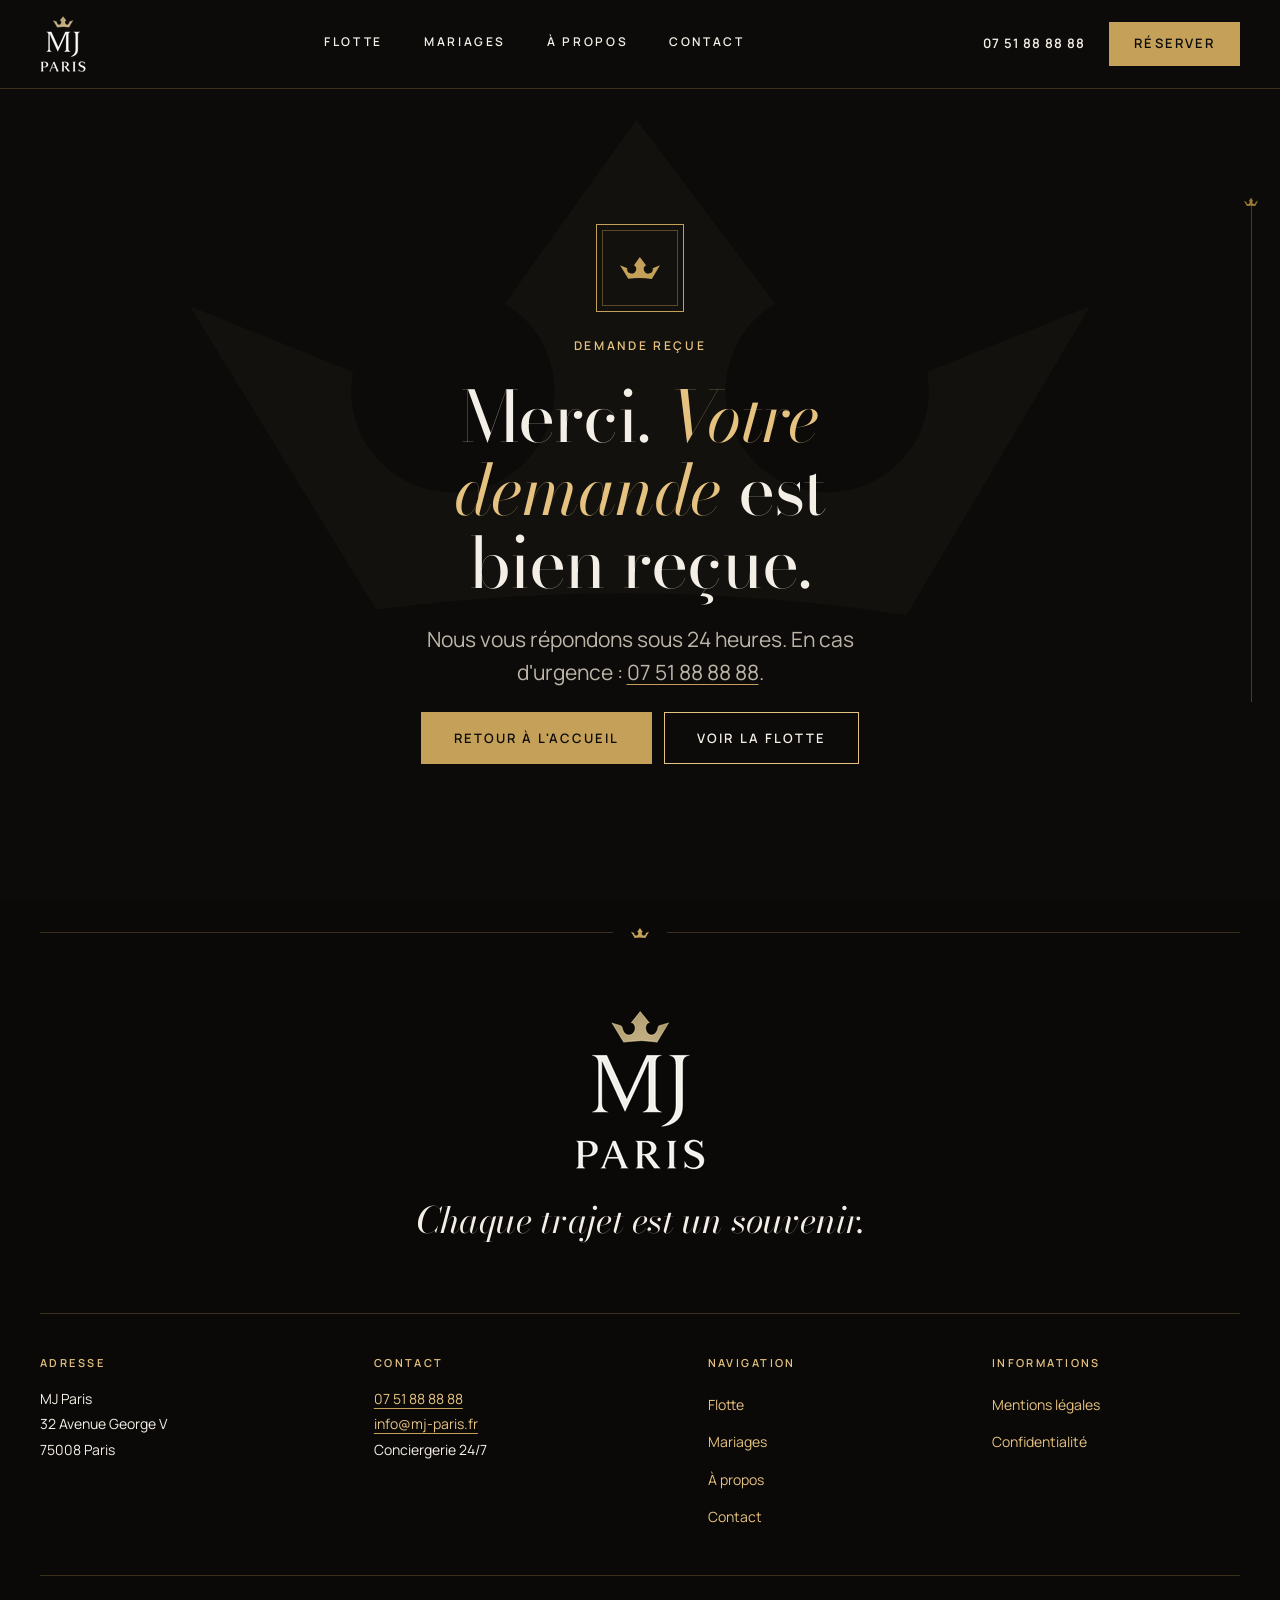
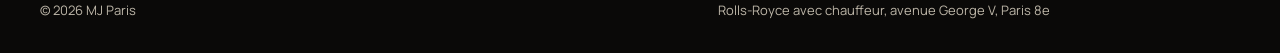
<file: merci/index.html>
<!doctype html>
<html lang="fr" class="no-js">
<head>
<meta charset="utf-8">
<meta name="viewport" content="width=device-width, initial-scale=1">
<script>document.documentElement.className=document.documentElement.className.replace("no-js","js")</script>
<title>Demande reçue | MJ Paris</title>
<meta name="description" content="Votre demande de devis est bien reçue. Nous vous répondons sous 24 heures.">
<meta name="robots" content="noindex, follow">
<link rel="canonical" href="https://mj-paris.fr/merci/">
<meta property="og:type" content="website">
<meta property="og:locale" content="fr_FR">
<meta property="og:site_name" content="MJ Paris">
<meta property="og:title" content="Demande reçue | MJ Paris">
<meta property="og:description" content="Votre demande de devis est bien reçue. Nous vous répondons sous 24 heures.">
<meta property="og:url" content="https://mj-paris.fr/merci/">
<meta property="og:image" content="https://mj-paris.fr/assets/img/logo/og-image.png">
<meta property="og:image:width" content="1200">
<meta property="og:image:height" content="630">
<meta property="og:image:alt" content="MJ Paris : logo avec couronne dorée et monogramme MJ sur fond noir">
<meta name="twitter:card" content="summary_large_image">
<meta name="twitter:image" content="https://mj-paris.fr/assets/img/logo/og-image.png">
<meta name="theme-color" content="#0C0B0A">
<link rel="icon" href="/assets/img/logo/favicon-32.png" sizes="32x32" type="image/png">
<link rel="icon" href="/assets/img/logo/favicon-48.png" sizes="48x48" type="image/png">
<link rel="icon" href="/assets/img/logo/icon-192.png" sizes="192x192" type="image/png">
<link rel="icon" href="/assets/img/logo/icon-512.png" sizes="512x512" type="image/png">
<link rel="apple-touch-icon" href="/assets/img/logo/apple-touch-icon.png">
<link rel="preconnect" href="https://fonts.googleapis.com">
<link rel="preconnect" href="https://fonts.gstatic.com" crossorigin>
<link rel="stylesheet" href="https://fonts.googleapis.com/css2?family=Bodoni+Moda:ital,opsz,wght@0,6..96,400..600;1,6..96,400..500&family=Manrope:wght@400..700&display=swap">
<link rel="stylesheet" href="/assets/css/tokens.css?v=3">
<link rel="stylesheet" href="/assets/css/style.css?v=6">

</head>
<body>
<a class="skip-link" href="#main">Aller au contenu</a>
<header class="site-header theme-dark">
  <div class="container site-header__in">
    <a class="brand" href="/" aria-label="MJ Paris, accueil"><img src="/assets/img/logo/logo-header-56.png" srcset="/assets/img/logo/logo-header-56@2x.png 2x" width="46" height="56" alt="MJ Paris"></a>
    <nav class="nav-primary" aria-label="Navigation principale"><ul>
      <li><a href="/flotte/">Flotte</a></li>
      <li><a href="/#mariages">Mariages</a></li>
      <li><a href="/a-propos/">À propos</a></li>
      <li><a href="/contact/">Contact</a></li>
    </ul></nav>
    <div class="site-header__right"><a class="header-phone" href="tel:+33751888888" aria-label="Appeler MJ Paris au 07 51 88 88 88">07 51 88 88 88</a><a class="btn site-header__cta" href="/contact/#formulaire">Réserver</a></div>
    <button class="burger" type="button" aria-expanded="false" aria-controls="drawer"><span class="burger__txt">Menu</span><span class="burger__bars" aria-hidden="true"></span></button>
  </div>
</header>
<div class="drawer theme-dark" id="drawer" role="dialog" aria-label="Menu">
  <div>
    <span class="crown drawer__crown" aria-hidden="true"></span>
    <nav aria-label="Menu mobile"><ol>
      <li><a href="/flotte/">Flotte</a></li>
      <li><a href="/#mariages">Mariages</a></li>
      <li><a href="/a-propos/">À propos</a></li>
      <li><a href="/contact/">Contact</a></li>
    </ol></nav>
  </div>
  <div class="drawer__foot">
    <span class="caps">Conciergerie</span>
    <a href="tel:+33751888888" aria-label="Appeler MJ Paris au 07 51 88 88 88">07 51 88 88 88</a>
    <a class="small" href="mailto:info@mj-paris.fr">info@mj-paris.fr</a>
    <span>32 Avenue George V, 75008 Paris</span>
  </div>
</div>
<main id="main"><section class="center-page theme-dark"><div class="center-page__in">
<div class="seal" aria-hidden="true"><span class="crown"></span></div>
<p class="label">Demande reçue</p>
<h1 class="h1" style="font-size:clamp(2.6rem,2rem + 3vw,4.5rem)">Merci. <em>Votre demande</em> est bien reçue.</h1>
<p class="lead">Nous vous répondons sous 24 heures. En cas d'urgence : <a class="text-link" href="tel:+33751888888">07 51 88 88 88</a>.</p>
<div class="btn-row"><a class="btn" href="/">Retour à l'accueil</a><a class="btn btn--ghost" href="/flotte/">Voir la flotte</a></div>
</div></section></main>
<footer class="site-footer theme-dark">
  <div class="container">
    <div class="site-footer__top" aria-hidden="true"><span class="crown"></span></div>
    <div class="site-footer__brand">
      <a href="/" class="keep" aria-label="MJ Paris, accueil"><img src="/assets/img/logo/logo-footer.png" srcset="/assets/img/logo/logo-footer@2x.png 2x" width="130" height="160" alt="MJ Paris" loading="lazy"></a>
      <p class="site-footer__tag">Chaque trajet est un souvenir.</p>
    </div>
    <div class="site-footer__cols">
      <div><h2>Adresse</h2><address>MJ Paris<br>32 Avenue George V<br>75008 Paris</address></div>
      <div><h2>Contact</h2><p class="foot-contact"><a href="tel:+33751888888" aria-label="Appeler MJ Paris au 07 51 88 88 88">07 51 88 88 88</a><br><a href="mailto:info@mj-paris.fr">info@mj-paris.fr</a><br>Conciergerie 24/7<!-- TODO-CLIENT: confirmer 24/7 ou 7j/7 et horaires réels --></p></div>
      <div><h2>Navigation</h2><ul><li><a href="/flotte/">Flotte</a></li><li><a href="/#mariages">Mariages</a></li><li><a href="/a-propos/">À propos</a></li><li><a href="/contact/">Contact</a></li></ul></div>
      <div><h2>Informations</h2><ul><li><a href="/mentions-legales/">Mentions légales</a></li><li><a href="/confidentialite/">Confidentialité</a></li></ul></div>
    </div>
    <div class="site-footer__legal"><span>© 2026 MJ Paris</span><span>Rolls-Royce avec chauffeur, avenue George V, Paris 8e</span></div>
  </div>
</footer>
<nav class="mbar" aria-label="Actions rapides"><a href="tel:+33751888888" aria-label="Appeler le 07 51 88 88 88">Appeler</a><a href="https://wa.me/33751888888" rel="noopener" target="_blank" aria-label="Écrire sur WhatsApp (nouvel onglet)">WhatsApp</a><a href="/contact/#formulaire">Réserver</a></nav>
<a class="wa" href="https://wa.me/33751888888" rel="noopener" target="_blank" aria-label="Écrire sur WhatsApp (nouvel onglet)">WhatsApp</a>
<script src="/assets/js/config.js?v=1"></script>
<script src="/assets/js/main.js?v=4" defer></script>

</body>
</html>
</file>
<file: assets/css/tokens.css>
/* ==========================================================================
   MJ PARIS - Design tokens - DA v2 "Place Vendôme"
   Noir / or / ivoire dérivés du logo (monogramme MJ ivoire + couronne dorée sur noir)
   et du site actuel du client (#0c0b0a, #f4efe6, or #c5a059 / #e6c280).
   Documentation : docs/design-direction.md (table ancien -> nouveau au §2.4).

   Fonts à charger dans le <head> (preconnect fonts.googleapis.com + fonts.gstatic.com crossorigin, puis ce lien) :
   https://fonts.googleapis.com/css2?family=Bodoni+Moda:ital,opsz,wght@0,6..96,400..600;1,6..96,400..500&family=Manrope:wght@400..700&display=swap

   Mobile-first. Page claire par défaut ; .theme-dark = contexte noir ;
   .theme-dark-md = noir seulement à partir de 768px (clair sur mobile, leçon KST).
   ========================================================================== */

:root {
  /* ---------- Palette brute (v2) ---------- */
  /* Noirs (fond du logo = noir pur ; le site utilise #0c0b0a, plus chaud) */
  --noir-950: #0A0908;   /* splash, bas de footer */
  --noir-900: #0C0B0A;   /* noir de la maison : fond sombre principal */
  --noir-800: #161513;   /* surfaces sur noir */
  --noir-700: #22201D;   /* surface surélevée, champs sur noir */
  --noir-600: #34312C;   /* filets forts sur noir */

  /* Ivoires (lettres du logo #F5F3ED ; texte du site #F4EFE6) */
  --ivoire-50:  #FBF8F2; /* surface / cartes sur clair */
  --ivoire-100: #F4EFE6; /* fond clair principal ET texte sur noir */
  --ivoire-200: #EBE4D6; /* fond clair alterné, champs */
  --ivoire-300: #D9D0BD; /* filets sur clair (décoratifs) */

  /* Sables (gris chauds de texte) */
  --sable-300: #BDB6A8;  /* texte secondaire sur noir (9.8:1) */
  --sable-400: #8C8472;  /* texte tertiaire sur noir seulement (5.3:1), bordures de champs sur noir */
  --sable-600: #7C735F;  /* bordure de champ sur clair (4.1:1, >= 3:1 composants UI) */
  --sable-700: #5B554A;  /* texte secondaire sur clair (6.5:1) */

  /* Ors (couronne du logo #BDAA7D ; or du site #C5A059 / #E6C280 / #B89B66) */
  --or-300: #E6C280;     /* or clair : texte/accents sur noir (11.6:1), reflet */
  --or-500: #C5A059;     /* or principal : fond de CTA, couronne, filets sur noir (8:1) */
  --or-logo: #BDAA7D;    /* or échantillonné de la couronne du logo (docs/logo.md), champagne désaturé */
  --or-600: #9A7B35;     /* or sur clair, décoratif seulement (3.5:1, JAMAIS en texte) */
  --or-800: #7A5C1E;     /* or "encre" : texte/liens sur clair (5.4:1 sur ivoire-100) */
  --or-900: #5E4513;     /* hover de l'or encre sur clair */

  --danger-on-light: #A3281E;  /* 6.4:1 sur ivoire-100 */
  --danger-on-dark:  #E38B7C;  /* 7.7:1 sur noir-900 */

  --gold-grad: linear-gradient(110deg, #B89B66 0%, #E6C280 38%, #F3DFAF 52%, #C5A059 70%, #B89B66 100%);

  /* ---------- Alias de compatibilité v1 -> v2 (ne pas utiliser dans du nouveau code) ---------- */
  --ivory-50:  var(--ivoire-50);
  --ivory-100: var(--ivoire-100);
  --ivory-200: var(--ivoire-200);
  --stone-300: var(--ivoire-300);
  --stone-500: var(--sable-400);
  --stone-700: var(--sable-700);
  --lacquer-900: var(--noir-900);
  --lacquer-800: var(--noir-800);
  --lacquer-700: var(--noir-700);
  --bordeaux-700: var(--or-800);   /* accent sur clair : devient or encre */
  --bordeaux-600: var(--or-900);
  --bordeaux-300: var(--or-300);   /* accent sur sombre : devient or clair */

  /* ---------- Couleurs sémantiques (contexte CLAIR par défaut) ---------- */
  --color-bg: var(--ivoire-100);
  --color-bg-alt: var(--ivoire-200);
  --color-surface: var(--ivoire-50);
  --color-surface-sunk: var(--ivoire-200);
  --color-text: var(--noir-900);
  --color-text-muted: var(--sable-700);
  --color-line: var(--ivoire-300);
  --color-line-strong: var(--or-600);        /* filet doré décoratif sur clair */
  --color-accent: var(--or-800);             /* texte/liens/labels sur clair */
  --color-accent-hover: var(--or-900);
  --color-on-accent: var(--ivoire-100);
  --color-ornament: var(--or-600);           /* couronne, losanges, numéros décoratifs sur clair */

  /* CTA principal : or plein + texte noir, identique en clair et sombre (8:1) */
  --color-cta-bg: var(--or-500);
  --color-cta-bg-hover: var(--or-300);
  --color-cta-text: var(--noir-900);

  /* Champs de formulaire */
  --color-field-bg: var(--ivoire-50);
  --color-field-border: var(--sable-600);
  --color-field-border-focus: var(--or-800);
  --color-danger: var(--danger-on-light);

  /* Contexte sombre (hero, flotte desktop, footer) : appliquer .theme-dark */
  --color-dark-bg: var(--noir-900);
  --color-dark-surface: var(--noir-800);
  --color-dark-line: rgba(197, 160, 89, .26);   /* filet or translucide */
  --color-dark-text: var(--ivoire-100);
  --color-dark-muted: var(--sable-300);         /* 9.8:1 sur noir-900 */
  --color-dark-accent: var(--or-300);

  --color-focus: var(--or-800);                 /* anneau focus sur clair (5.4:1) */
  --color-focus-dark: var(--or-300);            /* sur noir (11.6:1) */

  /* Overlays photo : le texte posé sur photo = TOUJOURS ivoire, jamais or.
     Pire cas (photo blanche) : opacité effective >= .62 sous le texte => ivoire >= 5:1. */
  --overlay-hero: linear-gradient(180deg, rgba(10,9,8,.55) 0%, rgba(10,9,8,.28) 30%, rgba(10,9,8,.66) 62%, rgba(10,9,8,.88) 100%);
  --overlay-hero-mobile: linear-gradient(180deg, rgba(10,9,8,.5) 0%, rgba(10,9,8,.35) 25%, rgba(10,9,8,.72) 58%, rgba(10,9,8,.92) 100%);
  --overlay-card: linear-gradient(180deg, rgba(10,9,8,0) 30%, rgba(10,9,8,.7) 62%, rgba(10,9,8,.9) 100%);
  --overlay-tint: rgba(10, 9, 8, .22);
  --overlay-vignette: radial-gradient(120% 90% at 50% 45%, rgba(10,9,8,0) 55%, rgba(10,9,8,.55) 100%);
  --overlay-vignette-md: radial-gradient(120% 90% at 50% 45%, rgba(10,9,8,0) 58%, rgba(10,9,8,.5) 100%);
  --overlay-hero-md: linear-gradient(180deg, rgba(10,9,8,.52) 0%, rgba(10,9,8,.32) 28%, rgba(10,9,8,.52) 62%, rgba(10,9,8,.86) 100%);

  /* ---------- Typographie ---------- */
  /* Bodoni Moda = la police déjà utilisée par le site actuel du client, serif à fort contraste
     proche du monogramme. Manrope = son compagnon actuel (lisible, géométrique). */
  --font-display: "Bodoni Moda", "Didot", "Bodoni 72", "Times New Roman", serif;
  --font-body: "Manrope", system-ui, -apple-system, "Segoe UI", sans-serif;

  /* Échelle fluide (360 -> 1440). Bodoni : ne jamais descendre sous 20px (traits fins). */
  --fs-label: .75rem;                                    /* 12px, capitales tracking */
  --fs-small: .875rem;                                   /* 14px */
  --fs-body: clamp(1rem, .96rem + .2vw, 1.0625rem);      /* 16 -> 17 */
  --fs-lead: clamp(1.125rem, 1.05rem + .4vw, 1.3125rem); /* 18 -> 21 */
  --fs-h4: clamp(1.25rem, 1.15rem + .5vw, 1.5rem);       /* 20 -> 24 */
  --fs-h3: clamp(1.625rem, 1.4rem + 1.1vw, 2.25rem);     /* 26 -> 36 */
  --fs-h2: clamp(2rem, 1.5rem + 2.4vw, 3.5rem);          /* 32 -> 56 */
  --fs-h1: clamp(2.5rem, 1.7rem + 4vw, 5.25rem);         /* 40 -> 84 */
  --fs-display: clamp(2.75rem, 1.6rem + 6vw, 7.5rem);    /* 44 -> 120, titre hero */
  --fs-numeral: clamp(3rem, 2rem + 5vw, 6rem);           /* chiffres romains/numéros d'étapes */

  --lh-tight: 1.04;
  --lh-heading: 1.12;
  --lh-body: 1.65;
  --ls-display: -.015em;
  --ls-label: .22em;
  --ls-button: .16em;
  --ls-wordmark: .34em;   /* "PARIS" comme dans le logo */

  --fw-regular: 400;
  --fw-medium: 500;
  --fw-semibold: 600;

  /* ---------- Espacements (base 4px, rythme 8) ---------- */
  --space-1: .25rem;
  --space-2: .5rem;
  --space-3: .75rem;
  --space-4: 1rem;
  --space-5: 1.5rem;
  --space-6: 2rem;
  --space-7: 3rem;
  --space-8: 4rem;
  --space-9: 6rem;
  --space-10: 8rem;
  --section-y: clamp(4.5rem, 3rem + 7vw, 9rem);

  /* ---------- Grille ---------- */
  --container-max: 1320px;
  --container-narrow: 760px;
  --gutter: clamp(1.25rem, .8rem + 2.2vw, 2.5rem);
  --grid-cols: 4;
  --grid-gap: 1rem;

  /* ---------- Formes, traits ---------- */
  --radius-0: 0;
  --radius-1: 0;        /* v2 : angles droits (colonnade), plus de 2px */
  --radius-pill: 999px; /* badges uniquement */
  --line-w: 1px;

  /* ---------- Ombres : rares ; sur noir on utilise une lueur dorée ---------- */
  --shadow-1: 0 1px 2px rgba(12,11,10,.08);
  --shadow-2: 0 14px 34px -14px rgba(12,11,10,.28);
  --shadow-3: 0 34px 70px -26px rgba(12,11,10,.45);
  --glow-gold: 0 0 0 1px rgba(197,160,89,.5), 0 10px 40px -10px rgba(197,160,89,.35);

  /* ---------- Ratios photo ---------- */
  --ratio-hero: 16 / 9;
  --ratio-hero-mobile: 4 / 5;
  --ratio-card: 4 / 5;
  --ratio-wide: 21 / 9;
  --ratio-square: 1 / 1;
  --ratio-portrait: 2 / 3;
  --ratio-fleet: 16 / 10;

  /* ---------- Motion ---------- */
  --ease-out: cubic-bezier(.16, 1, .3, 1);
  --ease-in-out: cubic-bezier(.65, 0, .35, 1);
  --dur-fast: 160ms;
  --dur-base: 360ms;
  --dur-slow: 700ms;
  --dur-reveal: 1000ms;
  --dur-splash: 2400ms;      /* durée totale du splash couronne */
  --reveal-distance: 28px;
  --parallax-range: 6%;
  --stagger: 90ms;

  /* ---------- Z-index ---------- */
  --z-header: 50;
  --z-drawer: 60;
  --z-sticky-cta: 40;
  --z-progress: 45;
  --z-modal: 80;
  --z-splash: 100;

  /* ---------- Header ---------- */
  --header-h: 72px;

  /* ---------- Couronne (masque CSS monochrome, approximation à remplacer par la couronne vectorisée du logo) ---------- */
  --crown-mask: url("data:image/svg+xml,%3Csvg xmlns='http://www.w3.org/2000/svg' viewBox='0 0 100 55'%3E%3Cpath d='M0 20.7L18.1 28A11.3 11.3 0 1 0 35 20.4L49.6 0L65 20.4A11.3 11.3 0 1 0 81.9 28L100 20.7L79.6 55Q50 50.5 20.7 54.4Z'/%3E%3C/svg%3E");
}

@media (min-width: 640px) {
  :root { --grid-cols: 8; --grid-gap: 1.25rem; }
}
@media (min-width: 1024px) {
  :root { --grid-cols: 12; --grid-gap: 1.5rem; --header-h: 88px; }
}

/* ---------- Contexte sombre (toutes tailles) ---------- */
.theme-dark {
  --color-bg: var(--color-dark-bg);
  --color-bg-alt: var(--color-dark-surface);
  --color-surface: var(--color-dark-surface);
  --color-surface-sunk: var(--noir-700);
  --color-text: var(--color-dark-text);
  --color-text-muted: var(--color-dark-muted);
  --color-line: var(--color-dark-line);
  --color-line-strong: var(--or-500);
  --color-accent: var(--color-dark-accent);
  --color-accent-hover: #F3DFAF;
  --color-on-accent: var(--noir-900);
  --color-ornament: var(--or-500);
  --color-field-bg: var(--noir-800);
  --color-field-border: var(--sable-400);
  --color-field-border-focus: var(--or-300);
  --color-danger: var(--danger-on-dark);
  --color-focus: var(--color-focus-dark);
  background: var(--color-bg);
  color: var(--color-text);
}

/* ---------- Sombre à partir de 768px seulement : CLAIR sur mobile (retour client KST : noir trop sombre sur mobile) ---------- */
@media (min-width: 768px) {
  .theme-dark-md {
    --color-bg: var(--color-dark-bg);
    --color-bg-alt: var(--color-dark-surface);
    --color-surface: var(--color-dark-surface);
    --color-surface-sunk: var(--noir-700);
    --color-text: var(--color-dark-text);
    --color-text-muted: var(--color-dark-muted);
    --color-line: var(--color-dark-line);
    --color-line-strong: var(--or-500);
    --color-accent: var(--color-dark-accent);
    --color-accent-hover: #F3DFAF;
    --color-on-accent: var(--noir-900);
    --color-ornament: var(--or-500);
    --color-field-bg: var(--noir-800);
    --color-field-border: var(--sable-400);
    --color-field-border-focus: var(--or-300);
    --color-danger: var(--danger-on-dark);
    --color-focus: var(--color-focus-dark);
    background: var(--color-bg);
    color: var(--color-text);
  }
}

/* ---------- Utilitaires de base liés aux tokens (pas de mise en page de page) ---------- */
.container {
  width: 100%;
  max-width: calc(var(--container-max) + 2 * var(--gutter));
  margin-inline: auto;
  padding-inline: var(--gutter);
}
.grid {
  display: grid;
  grid-template-columns: repeat(var(--grid-cols), minmax(0, 1fr));
  gap: var(--grid-gap);
}
.label {
  font-family: var(--font-body);
  font-size: var(--fs-label);
  font-weight: var(--fw-semibold);
  letter-spacing: var(--ls-label);
  text-transform: uppercase;
  color: var(--color-accent);
}

/* Couronne ornementale : <span class="crown" aria-hidden="true"></span>, taille via font-size (1em de large x .56em) */
.crown {
  display: inline-block;
  width: 1em;
  height: .55em;
  background: var(--color-ornament);
  -webkit-mask: var(--crown-mask) center / contain no-repeat;
  mask: var(--crown-mask) center / contain no-repeat;
}

:focus-visible {
  outline: 2px solid var(--color-focus);
  outline-offset: 3px;
}

/* ---------- Reveal (classe posée en JS via IntersectionObserver : .is-in) ---------- */
.reveal {
  opacity: 0;
  transform: translateY(var(--reveal-distance));
  transition: opacity var(--dur-reveal) var(--ease-out), transform var(--dur-reveal) var(--ease-out);
  transition-delay: calc(var(--i, 0) * var(--stagger));
}
.reveal.is-in { opacity: 1; transform: none; }

/* Sans JS : contenu visible */
.no-js .reveal { opacity: 1; transform: none; }

@media (prefers-reduced-motion: reduce) {
  :root { --dur-base: 1ms; --dur-slow: 1ms; --dur-reveal: 1ms; --dur-splash: 1ms; --reveal-distance: 0px; --parallax-range: 0%; }
  .reveal { opacity: 1; transform: none; }
  * { scroll-behavior: auto !important; animation-duration: 1ms !important; }
}
</file>
<file: assets/css/style.css>
/* ==========================================================================
   MJ PARIS - Feuille de style, DA v2 "Place Vendôme" (noir / or / ivoire).
   Les tokens sont dans tokens.css. Les composants ne lisent que les tokens
   sémantiques (--color-*) : ils se réadaptent seuls en .theme-dark / .theme-dark-md.
   Mobile-first : base = 360px, @media 640 / 768 / 1024 / 1440.
   ========================================================================== */

*, *::before, *::after { box-sizing: border-box; }
html { -webkit-text-size-adjust: 100%; scroll-padding-top: calc(var(--header-h) + 16px); }
body {
  margin: 0;
  background: var(--color-bg);
  color: var(--color-text);
  font-family: var(--font-body);
  font-size: var(--fs-body);
  line-height: var(--lh-body);
  font-optical-sizing: auto;
  -webkit-font-smoothing: antialiased;
  text-rendering: optimizeLegibility;
  overflow-x: clip;
}
img, svg { display: block; max-width: 100%; }
img { height: auto; }
h1, h2, h3, h4, p, ul, ol, figure, blockquote, dl, dd { margin: 0; }
ul, ol { padding: 0; list-style: none; }
a { color: inherit; }
button, input, select, textarea { font: inherit; color: inherit; }
button { cursor: pointer; }
[hidden] { display: none !important; }

.sr-only {
  position: absolute !important; width: 1px; height: 1px; margin: -1px; padding: 0;
  overflow: hidden; clip: rect(0 0 0 0); white-space: nowrap; border: 0;
}
.skip-link {
  position: fixed; left: 12px; top: -100px; z-index: 200;
  background: var(--noir-900); color: var(--ivoire-100); border: 1px solid var(--or-500);
  padding: 12px 20px; text-decoration: none;
}
.skip-link:focus { top: 12px; }

/* ---------- Typo ---------- */
.display, .h1, .h2, .h3, .h4, .legal h2 { font-family: var(--font-display); font-weight: var(--fw-regular); letter-spacing: var(--ls-display); text-wrap: balance; font-optical-sizing: auto; }
.display { font-size: var(--fs-display); line-height: var(--lh-tight); }
.h1 { font-size: var(--fs-h1); line-height: var(--lh-tight); }
.h2 { font-size: var(--fs-h2); line-height: var(--lh-heading); }
.h3 { font-size: var(--fs-h3); line-height: var(--lh-heading); }
.h4 { font-size: var(--fs-h4); line-height: 1.2; letter-spacing: -.01em; }
.display em, .h1 em, .h2 em, .h3 em { font-style: italic; color: var(--color-accent); }
.lead { font-size: var(--fs-lead); line-height: 1.55; color: var(--color-text-muted); max-width: 52ch; }
.prose p + p { margin-top: 1em; }
.prose { max-width: 62ch; color: var(--color-text-muted); }
.muted { color: var(--color-text-muted); }
.small { font-size: var(--fs-small); }
.caps { font-size: var(--fs-label); font-weight: var(--fw-semibold); letter-spacing: var(--ls-label); text-transform: uppercase; }
.center { text-align: center; margin-inline: auto; }
.center .lead, .center .prose { margin-inline: auto; }

/* Lien tertiaire : texte accent, soulignement 1px qui s'étire de gauche à droite */
.link {
  color: var(--color-accent); text-decoration: none; display: inline-block;
  background: linear-gradient(currentColor, currentColor) 0 100% / 0 1px no-repeat;
  padding-bottom: 6px; transition: background-size var(--dur-base) var(--ease-out), color var(--dur-fast);
  font-weight: var(--fw-semibold); font-size: var(--fs-small); letter-spacing: .1em; text-transform: uppercase;
}
.link:hover, .link:focus-visible, a:hover > .link, a:focus-visible > .link { background-size: 100% 1px; color: var(--color-accent-hover); }
.link .arr { display: inline-block; transition: transform var(--dur-base) var(--ease-out); }
.link:hover .arr, a:hover > .link .arr { transform: translateX(4px); }
.text-link { text-decoration: underline; text-underline-offset: 4px; text-decoration-thickness: 1px; text-decoration-color: var(--color-line-strong); }
.text-link:hover { text-decoration-color: currentColor; }

/* ---------- Couronne : composants ---------- */
.crown--grad { background: var(--gold-grad); }
.crown-divider { display: flex; align-items: center; gap: 18px; max-width: 680px; margin: 0 auto clamp(32px, 5vw, 56px); color: var(--color-ornament); font-size: 18px; }
.crown-divider::before, .crown-divider::after { content: ""; flex: 1; height: 1px; background: var(--color-line-strong); opacity: .7; transform: scaleX(0); transition: transform 900ms var(--ease-out) 150ms; }
.crown-divider::before { transform-origin: right; }
.crown-divider::after { transform-origin: left; }
.crown-divider.is-in::before, .crown-divider.is-in::after, .no-js .crown-divider::before, .no-js .crown-divider::after { transform: none; }
.crown-bullet::before, .crown-list li::before {
  content: ""; display: inline-block; width: 12px; height: 7px; background: var(--color-ornament);
  -webkit-mask: var(--crown-mask) center / contain no-repeat; mask: var(--crown-mask) center / contain no-repeat;
}

/* ---------- Boutons : or plein, l'or clair monte du bas ---------- */
.btn {
  position: relative; overflow: hidden; isolation: isolate;
  display: inline-flex; align-items: center; justify-content: center; gap: .75em;
  min-height: 52px; padding: 0 32px; border: 1px solid var(--color-cta-bg); border-radius: 0;
  background: var(--color-cta-bg); color: var(--color-cta-text); text-decoration: none;
  font-size: 13px; font-weight: var(--fw-semibold); letter-spacing: var(--ls-button); text-transform: uppercase;
  transition: color var(--dur-fast) var(--ease-out), border-color var(--dur-base) var(--ease-out), box-shadow var(--dur-base) var(--ease-out);
  cursor: pointer; text-align: center;
}
.btn::before { content: ""; position: absolute; inset: 0; z-index: -1; background: var(--color-cta-bg-hover); transform: scaleY(0); transform-origin: bottom; transition: transform var(--dur-base) var(--ease-out); }
.btn:hover::before, .btn:focus-visible::before { transform: scaleY(1); }
.btn:hover { border-color: var(--color-cta-bg-hover); }
.btn .arr { display: inline-block; transition: transform var(--dur-base) var(--ease-out); }
.btn:hover .arr, .link:hover .arr { transform: translateX(4px); }
.btn--ghost { background: transparent; color: var(--color-text); border-color: var(--color-accent); }
.btn--ghost:hover { color: var(--noir-900); border-color: var(--color-cta-bg); }
.btn--ghost::before { background: var(--color-cta-bg); }
.btn--ink { background: var(--noir-900); color: var(--ivoire-100); border-color: var(--noir-900); }
.btn--ink::before { background: var(--color-cta-bg); }
.btn--ink:hover { color: var(--noir-900); border-color: var(--color-cta-bg); }
.btn[disabled] { opacity: .45; pointer-events: none; }
.btn-row { display: flex; flex-wrap: wrap; gap: 12px; }

/* ---------- Header : toujours noir (le logo n'existe que pour fond sombre) ---------- */
.site-header {
  position: fixed; inset: 0 0 auto 0; z-index: calc(var(--z-drawer) + 1);
  background: var(--noir-900); color: var(--ivoire-100); border-bottom: 1px solid var(--color-dark-line);
  transition: background-color var(--dur-base) var(--ease-out), border-color var(--dur-base), backdrop-filter var(--dur-base);
}
.site-header__in { display: flex; align-items: center; justify-content: space-between; gap: 24px; height: var(--header-h); transition: height var(--dur-base) var(--ease-out); }
/* au-dessus d'un hero : transparent, voile sombre sous le logo */
.site-header.is-over:not(.is-scrolled):not(.menu-open) { background: transparent; border-bottom-color: transparent; }
.site-header.is-over:not(.is-scrolled)::before { content: ""; position: absolute; inset: 0 0 -24px 0; z-index: -1; background: linear-gradient(180deg, rgba(10,9,8,.72), rgba(10,9,8,0)); pointer-events: none; }
.site-header.is-scrolled { background: rgba(12,11,10,.94); backdrop-filter: blur(12px); -webkit-backdrop-filter: blur(12px); }
.site-header.is-scrolled .site-header__in { height: 68px; }
@media (min-width: 1024px) { .site-header.is-scrolled .site-header__in { height: 72px; } }
main { padding-top: var(--header-h); }
main.has-hero { padding-top: 0; }

.brand { display: inline-flex; align-items: center; text-decoration: none; line-height: 0; flex: none; }
.brand img { height: 56px; width: auto; }

.nav-primary { display: none; }
.nav-primary ul { display: flex; gap: clamp(24px, 3.2vw, 52px); }
.nav-primary a {
  position: relative; text-decoration: none; font-size: 12px; font-weight: var(--fw-semibold); letter-spacing: var(--ls-label); text-transform: uppercase;
  padding: 10px 0 14px; display: inline-block; transition: color var(--dur-fast);
}
.nav-primary a:hover { color: var(--or-300); }
.nav-primary a[aria-current="page"]::after {
  content: ""; position: absolute; left: 50%; bottom: 2px; width: 8px; height: 4.4px; margin-left: -4px; background: var(--or-500);
  -webkit-mask: var(--crown-mask) center / contain no-repeat; mask: var(--crown-mask) center / contain no-repeat;
}
.site-header__right { display: none; align-items: center; gap: 24px; }
.header-phone { font-size: 13px; font-weight: var(--fw-semibold); letter-spacing: .08em; text-decoration: none; color: var(--ivoire-100); white-space: nowrap; transition: color var(--dur-fast); }
.header-phone:hover { color: var(--or-300); }
.site-header__cta { min-height: 44px; padding: 0 24px; }
.site-header__in > .nav-primary { flex: 1; justify-content: center; }
@media (min-width: 1024px) {
  .nav-primary, .site-header__right { display: flex; }
  .burger { display: none !important; }
}

.burger { display: inline-flex; align-items: center; gap: 12px; background: none; border: 0; padding: 12px 0 12px 12px; min-height: 48px; font-size: 12px; font-weight: 600; letter-spacing: var(--ls-label); text-transform: uppercase; color: inherit; }
.burger__bars { width: 26px; height: 10px; position: relative; }
.burger__bars::before, .burger__bars::after { content: ""; position: absolute; left: 0; right: 0; height: 1px; background: var(--or-500); transition: transform var(--dur-base) var(--ease-out), top var(--dur-base) var(--ease-out); }
.burger__bars::before { top: 0; } .burger__bars::after { top: 9px; }
.burger[aria-expanded="true"] .burger__bars::before { top: 5px; transform: rotate(45deg); }
.burger[aria-expanded="true"] .burger__bars::after { top: 5px; transform: rotate(-45deg); }
.menu-open { background: transparent !important; border-bottom-color: transparent !important; backdrop-filter: none !important; -webkit-backdrop-filter: none !important; }

.drawer {
  position: fixed; inset: 0; z-index: var(--z-drawer); display: flex; flex-direction: column; justify-content: space-between;
  background: var(--noir-950);
  padding: calc(var(--header-h) + 40px) var(--gutter) 32px; overflow-y: auto; text-align: center;
  opacity: 0; visibility: hidden; transition: opacity var(--dur-base) var(--ease-out), visibility 0s linear var(--dur-base);
}
.drawer.is-open { opacity: 1; visibility: visible; transition-delay: 0s; }
.drawer__crown { font-size: 34px; margin: 0 auto 24px; color: var(--or-500); }
.drawer ol { counter-reset: n; max-width: 520px; margin-inline: auto; }
.drawer li { border-bottom: 1px solid var(--color-line); }
.drawer li:first-child { border-top: 1px solid var(--color-line); }
.drawer li a { display: flex; align-items: center; justify-content: center; gap: 18px; padding: 14px 0; text-decoration: none; font-family: var(--font-display); font-size: clamp(2rem, 9vw, 2.5rem); line-height: 1.1; }
.drawer li a::before { counter-increment: n; content: counter(n, upper-roman); font-family: var(--font-display); font-style: italic; font-size: 1.25rem; min-width: 2.2rem; text-align: right; color: var(--color-accent); }
.drawer__foot { display: grid; gap: 8px; margin-top: 32px; font-size: var(--fs-small); color: var(--color-text-muted); }
.drawer__foot a { font-family: var(--font-display); font-size: 1.75rem; color: var(--ivoire-100); text-decoration: none; }
.drawer__foot a.small { font-family: var(--font-body); font-size: var(--fs-body); text-decoration: underline; text-underline-offset: 4px; text-decoration-color: var(--or-500); }
body.no-scroll { overflow: hidden; }

/* ---------- Sections ---------- */
.section { padding-block: var(--section-y); position: relative; }
.section--alt { background: var(--color-bg-alt); }
.theme-dark.section, .theme-dark-md.section { background: var(--color-bg); }
.section--tight { padding-block: calc(var(--section-y) * .6); }
.sec-head { margin-bottom: clamp(36px, 5vw, 64px); display: grid; gap: 18px; justify-items: center; text-align: center; }
.sec-head .lead { margin-inline: auto; }
.sec-head--split { position: relative; }
.sec-label { display: inline-flex; align-items: center; justify-content: center; gap: 14px; }
.sec-label .num { font-family: var(--font-display); font-style: italic; font-size: 1.375rem; letter-spacing: 0; text-transform: none; font-weight: 400; }
.sec-label .num::after { content: ""; display: inline-block; width: 5px; height: 5px; margin-left: 14px; vertical-align: middle; background: var(--color-ornament); transform: rotate(45deg) translateY(-1px); }

/* ---------- Photos : étalonnage + cadre doré décalé (signature) ---------- */
.ph { position: relative; overflow: hidden; background: var(--noir-800); margin: 0; }
.ph img { width: 100%; height: 100%; object-fit: cover; filter: saturate(.94) contrast(1.05) brightness(.96); transition: transform 900ms var(--ease-out); }
.ph::after { content: ""; position: absolute; inset: 0; background: var(--overlay-tint); pointer-events: none; opacity: .5; }
.ph--45 { aspect-ratio: 4 / 5; } .ph--169 { aspect-ratio: var(--ratio-fleet); } .ph--wide { aspect-ratio: 4 / 3; } .ph--11 { aspect-ratio: 1 / 1; } .ph--32 { aspect-ratio: 3 / 2; }
@media (min-width: 768px) { .ph--wide { aspect-ratio: var(--ratio-wide); } }

picture { display: contents; }
/* phantom-blanche-ritz-vendome : le fichier web est déjà recadré (Classe V retirée) ; .crop-left ne sert plus qu à garder le cadrage à gauche */
.crop-left img { object-position: 0 60%; }
figcaption.cap { font-size: var(--fs-label); font-weight: 600; letter-spacing: var(--ls-label); text-transform: uppercase; color: var(--color-text-muted); margin-top: 18px; display: flex; gap: 12px; }
figcaption.cap b { color: var(--color-accent); font-weight: 600; }

/* Cadre doré décalé supprimé à la demande du client : .frame reste un simple wrapper neutre, sans tracé ni animation. Ne pas le réintroduire. */
.frame { position: relative; }

/* ---------- Hero ---------- */
.hero { position: relative; min-height: 100svh; display: flex; flex-direction: column; overflow: hidden; isolation: isolate; text-align: center; }
.hero--short { min-height: 60svh; }
.hero__media { position: absolute; inset: 0; z-index: -2; background: var(--noir-950); }
.hero__media img { width: 100%; height: 100%; object-fit: cover; object-position: 30% 58%; filter: saturate(.94) contrast(1.05) brightness(.96); animation: kenburns 12s var(--ease-out) both; will-change: transform; }
@keyframes kenburns { from { transform: scale(1.08); } to { transform: scale(1); } }
.hero::before {
  content: ""; position: absolute; inset: 0; z-index: -1;
  background: radial-gradient(100% 56% at 50% 40%, rgba(10,9,8,.7), rgba(10,9,8,0) 100%), var(--overlay-vignette), var(--overlay-hero-mobile);
}
@media (min-width: 768px) {
  .hero::before { background: radial-gradient(55% 56% at 50% 46%, rgba(10,9,8,.64), rgba(10,9,8,0) 100%), var(--overlay-vignette-md), var(--overlay-hero-md); }
  .hero__media img { object-position: 40% 60%; }
}
/* QA : hero mobile, la voiture reste lisible (photo en haut, texte en bas sur dégradé) */
@media (max-width: 767.98px) {
  .hero:not(.hero--short) .hero__media { bottom: auto; height: 66svh; }
  .hero:not(.hero--short) .hero__media img { object-position: 10% 45%; }
  .hero:not(.hero--short)::before { background: linear-gradient(180deg, rgba(10,9,8,.55) 0, rgba(10,9,8,.08) 16%, rgba(10,9,8,.12) 28%, rgba(10,9,8,.62) 42%, rgba(10,9,8,.9) 56%, var(--noir-950) 72%); }
  .hero:not(.hero--short) .hero__in { justify-content: flex-end; padding-block: calc(var(--header-h) + 16px) 88px; }
  .hero:not(.hero--short) .hero__title { font-size: clamp(2.5rem, 11.5vw, 3.4rem); }
}
/* cadre doré inset (desktop) */
.hero::after { content: ""; position: absolute; inset: 16px; z-index: 0; border: 1px solid rgba(197,160,89,.4); pointer-events: none; display: none; }
@media (min-width: 1024px) { .hero::after { display: block; } }
.hero__in { position: relative; z-index: 1; flex: 1; display: flex; flex-direction: column; justify-content: center; align-items: center; padding-block: calc(var(--header-h) + 32px) clamp(88px, 12vh, 120px); }
.hero--short .hero__in { padding-block: calc(var(--header-h) + 40px) 56px; }
.hero__axis { display: grid; justify-items: center; gap: 22px; max-width: 980px; }
.hero__crown { font-size: 30px; color: var(--or-500); }
.hero__label { color: var(--ivoire-100); font-size: var(--fs-label); text-shadow: 0 0 14px rgba(10,9,8,.7); }
.hero__title { margin: 0; font-size: min(clamp(2.9rem, 1.5rem + 6vw, 7.25rem), 13.5vh); max-width: 13ch; text-shadow: 0 2px 30px rgba(10,9,8,.45); }
.hero--short .hero__title { font-size: clamp(2.5rem, 1.7rem + 4vw, 5.5rem); max-width: 18ch; }
.hero__title em { color: var(--or-300); }
.hero__line { display: block; overflow: hidden; padding-bottom: .1em; }
.hero__line > span { display: block; animation: lineUp 900ms var(--ease-out) both; animation-delay: calc(var(--l, 0) * 120ms + 120ms); }
.hero__line em { display: inline-block; animation: fade 900ms var(--ease-out) both; animation-delay: calc(var(--l, 0) * 120ms + 520ms); }
@keyframes lineUp { from { transform: translateY(105%); } to { transform: none; } }
@keyframes fade { from { opacity: 0; } to { opacity: 1; } }
.hero__sub { color: var(--ivoire-100); font-size: var(--fs-lead); max-width: 46ch; line-height: 1.5; text-wrap: balance; text-shadow: 0 1px 18px rgba(10,9,8,.6); }
.hero .btn-row { justify-content: center; margin-top: 6px; }
.hero__foot { display: none; position: absolute; left: 56px; right: 56px; bottom: 44px; z-index: 1; justify-content: space-between; align-items: end; font-size: var(--fs-small); color: var(--ivoire-100); letter-spacing: .08em; text-transform: uppercase; font-weight: 600; font-size: 12px; }
.hero__foot a { text-decoration: none; letter-spacing: .08em; }
.hero__foot a:hover { color: var(--or-300); }
.hero__foot span:last-child { text-align: right; display: grid; gap: 4px; }
@media (min-width: 1024px) { .hero__foot { display: flex; } }
.scroll-cue { position: absolute; left: 50%; bottom: 0; width: 1px; height: 52px; background: rgba(197,160,89,.25); overflow: hidden; display: none; z-index: 1; }
.scroll-cue::after { content: ""; position: absolute; left: 0; top: 0; width: 1px; height: 22px; background: var(--or-500); animation: cue 2.2s var(--ease-in-out) infinite; }
@keyframes cue { from { transform: translateY(-22px); } to { transform: translateY(52px); } }
@media (min-width: 1024px) { .scroll-cue { display: block; } }

/* ---------- La maison : colonnade de 3 ---------- */
.house { max-width: 760px; margin-inline: auto; text-align: center; display: grid; gap: 22px; justify-items: center; }
.house .prose { margin-inline: auto; font-size: var(--fs-lead); line-height: 1.6; }
.colonnade { display: grid; margin-top: clamp(48px, 7vw, 88px); }
.colonnade > li { padding: 32px 0; border-top: 1px solid var(--color-line); text-align: center; display: grid; gap: 10px; justify-items: center; }
.colonnade > li:last-child { border-bottom: 1px solid var(--color-line); }
.colonnade .num { font-family: var(--font-display); font-style: italic; color: var(--color-accent); font-size: 1.75rem; line-height: 1; }
.colonnade p { color: var(--color-text-muted); max-width: 34ch; }
@media (min-width: 768px) {
  .colonnade { grid-template-columns: repeat(3, 1fr); }
  .colonnade > li { border-top: 0; border-bottom: 0 !important; padding: 8px 40px; }
  .colonnade > li + li { border-left: 1px solid var(--color-line); }
}
.panorama { margin-top: clamp(48px, 7vw, 88px); }
.panorama .ph { aspect-ratio: 4 / 3; }
@media (min-width: 768px) { .panorama .ph { aspect-ratio: var(--ratio-wide); } }

/* ---------- Cartes flotte (colonnade de 3) ---------- */
.fleet { position: relative; }
.fleet__track { display: flex; gap: 20px; overflow-x: auto; scroll-snap-type: x mandatory; scrollbar-width: none; margin-inline: calc(-1 * var(--gutter)); padding: 4px var(--gutter) 0; scroll-padding-inline: var(--gutter); }
.fleet__track::-webkit-scrollbar { display: none; }
.fleet__ctrl { display: flex; align-items: center; justify-content: center; gap: 20px; margin-top: 28px; }
.fleet__ctrl button { width: 48px; height: 48px; border: 1px solid var(--color-accent); background: transparent; border-radius: 0; font-size: 1.1rem; color: var(--color-text); transition: background-color var(--dur-fast), color var(--dur-fast); }
.fleet__ctrl button:hover { background: var(--color-cta-bg); border-color: var(--color-cta-bg); color: var(--noir-900); }
.fleet__dots { display: flex; gap: 12px; align-items: center; }
.fleet__dots i { width: 14px; height: 8px; background: transparent; -webkit-mask: var(--crown-mask) center / contain no-repeat; mask: var(--crown-mask) center / contain no-repeat; background-color: var(--color-line-strong); opacity: .45; transition: opacity var(--dur-base), transform var(--dur-base); }
.fleet__dots i.is-on { opacity: 1; background-color: var(--color-ornament); transform: scale(1.2); }
@media (min-width: 1024px) { .fleet__track { display: grid; grid-template-columns: repeat(3, 1fr); gap: 36px; overflow: visible; margin: 0; padding: 0; } .fleet__ctrl { display: none; } }
.card { flex: 0 0 80%; scroll-snap-align: start; display: block; text-decoration: none; background: var(--color-surface); border: 1px solid var(--color-line); padding: 14px 14px 22px; transition: box-shadow var(--dur-base) var(--ease-out), border-color var(--dur-base); }
@media (min-width: 640px) { .card { flex-basis: 46%; } }
@media (min-width: 1024px) { .card { flex: none; padding: 16px 16px 26px; } }
.card__body { margin-top: 22px; padding-inline: 6px; display: grid; gap: 8px; justify-items: center; text-align: center; }
.card__num { font-family: var(--font-display); font-style: italic; color: var(--color-accent); font-size: 1.625rem; line-height: 1; }
.card__spec { font-size: var(--fs-label); font-weight: 600; letter-spacing: .14em; text-transform: uppercase; color: var(--color-text-muted); }
.card__tag { color: var(--color-text-muted); max-width: 34ch; }
.card .link { margin-top: 8px; }
@media (hover: hover) and (pointer: fine) {
  .card:hover { border-color: var(--color-line-strong); }
  .theme-dark .card:hover, .theme-dark-md .card:hover { box-shadow: var(--glow-gold); }
  .card:hover .ph img { transform: scale(1.04); }
}

/* ---------- Mariages ---------- */
.wed__banner { margin-bottom: clamp(48px, 7vw, 88px); }
.wed__banner .ph { aspect-ratio: 4 / 3; }
@media (min-width: 768px) { .wed__banner .ph { aspect-ratio: var(--ratio-wide); } }
.wed__banner img { object-position: 50% 68%; transform: scale(1.1); will-change: transform; }
.wed { display: grid; gap: 56px; }
@media (min-width: 1024px) { .wed { grid-template-columns: 7fr 5fr; gap: 96px; align-items: center; } }
.wed .prose { margin-top: 24px; }
.crown-list { margin: 32px 0; border-top: 1px solid var(--color-line); }
.crown-list li { padding: 16px 0 16px 34px; border-bottom: 1px solid var(--color-line); position: relative; }
.crown-list li::before { position: absolute; left: 0; top: 1.5em; }

/* ---------- Galerie : mosaïque symétrique 3 / 6 / 3 ---------- */
.gal { display: grid; grid-template-columns: repeat(2, 1fr); gap: 12px; }
.gal__col { display: contents; }
.gal__cell { position: relative; min-width: 0; }
.gal__item { display: block; position: relative; padding: 0; border: 0; background: none; width: 100%; height: 100%; text-align: left; color: inherit; }
.gal__item .ph { display: block; width: 100%; height: 100%; }
.gal__cell--sq { aspect-ratio: 1 / 1; } .gal__cell--32 { aspect-ratio: 3 / 2; }
.gal__cell--lg { grid-column: 1 / -1; aspect-ratio: 4 / 5; }
.gal__cell--wide { grid-column: 1 / -1; aspect-ratio: 3 / 2; }
.gal__item:focus-visible { outline-offset: 4px; }
.gal__cap {
  position: absolute; left: 0; right: 0; bottom: 0; z-index: 3; padding: 38px 16px 14px; text-align: left;
  background: var(--overlay-card); color: var(--ivoire-100); font-size: 11px; font-weight: 600; letter-spacing: .16em; text-transform: uppercase; line-height: 1.5;
  opacity: 0; transform: translateY(8px); transition: opacity var(--dur-base) var(--ease-out), transform var(--dur-base) var(--ease-out);
}
.gal__cap b { color: var(--or-300); margin-right: 8px; }
.gal__item:focus-visible .gal__cap, .gal__item:hover .gal__cap { opacity: 1; transform: none; }
@media (hover: none) { .gal__cap { opacity: 1; transform: none; } }
.gal__item .ph::before { content: ""; position: absolute; inset: 0; z-index: 2; border: 1px solid transparent; transition: border-color var(--dur-base); pointer-events: none; }
.gal__item:hover .ph::before, .gal__item:focus-visible .ph::before { border-color: rgba(197,160,89,.5); }
@media (hover: hover) and (pointer: fine) { .gal__item:hover img { transform: scale(1.03); } }
@media (min-width: 768px) {
  .gal { grid-template-columns: repeat(12, 1fr); gap: 20px; }
  .gal__col { display: grid; grid-column: span 3; grid-template-rows: 1fr 1fr; gap: 20px; }
  .gal__col .gal__cell { aspect-ratio: auto; min-height: 0; }
  .gal__col .gal__item .ph { position: absolute; inset: 0; }
  .gal__cell--lg { grid-column: span 6; aspect-ratio: 5 / 6; }
  .gal__cell--wide { grid-column: span 6; }
}
@media (min-width: 1024px) { .gal { gap: 24px; } .gal__col { gap: 24px; } }

.lightbox { border: 0; padding: 0; background: rgba(10,9,8,.96); color: var(--ivoire-100); width: 100vw; height: 100vh; height: 100dvh; max-width: none; max-height: none; margin: 0; }
.lightbox::backdrop { background: rgba(10,9,8,.96); }
.lightbox[open] { display: grid; grid-template-rows: minmax(0,1fr) auto; z-index: var(--z-modal); }
.lightbox__stage { display: flex; align-items: center; justify-content: center; padding: 56px 16px 8px; min-height: 0; min-width: 0; }
.lightbox__stage img { width: 100%; height: 100%; max-width: 100%; max-height: 100%; object-fit: contain; }
.lightbox__bar { display: flex; align-items: center; justify-content: space-between; gap: 16px; padding: 16px var(--gutter) 24px; }
.lightbox__cap { font-size: var(--fs-label); letter-spacing: var(--ls-label); text-transform: uppercase; color: var(--color-dark-muted); display: flex; align-items: center; gap: 12px; flex-wrap: wrap; }
.lightbox__cap .crown { font-size: 14px; color: var(--or-500); }
.lightbox button { background: transparent; border: 1px solid var(--or-500); color: var(--or-300); min-width: 48px; min-height: 48px; border-radius: 0; font-size: 1.1rem; transition: background-color var(--dur-fast), color var(--dur-fast); }
.lightbox button:hover { background: var(--or-500); color: var(--noir-900); }
.lightbox__close { position: absolute; top: 12px; right: 12px; }
.lightbox button:focus-visible { outline-color: var(--color-focus-dark); }
.lightbox__nav { display: flex; gap: 8px; }

/* ---------- Étapes : quatre piliers en chiffres romains ---------- */
.steps { position: relative; display: grid; gap: 36px; border-left: 1px solid var(--color-line-strong); padding-left: 32px; margin-left: 6px; }
.steps::before { content: ""; position: absolute; left: -1px; top: 0; width: 1px; height: 100%; background: var(--color-line-strong); transform-origin: top; transform: scaleY(0); transition: transform 1400ms var(--ease-out); }
.steps.is-in::before, .no-js .steps::before { transform: none; }
.step { position: relative; display: grid; gap: 8px; justify-items: start; align-content: start; }
.step::before { content: ""; position: absolute; left: -37px; top: 22px; width: 9px; height: 9px; background: var(--color-ornament); transform: rotate(45deg); }
.step__n { font-family: var(--font-display); font-size: var(--fs-numeral); line-height: .9; color: var(--color-ornament); letter-spacing: 0; font-weight: 400; }
.step h3 { margin-top: 4px; }
.step p { color: var(--color-text-muted); max-width: 32ch; }
@media (min-width: 900px) {
  .steps { grid-template-columns: repeat(4, 1fr); gap: 40px; border-left: 0; padding: 48px 0 0; margin: 0; border-top: 1px solid var(--color-line-strong); text-align: center; }
  .steps::before { left: 0; top: -1px; width: 100%; height: 1px; transform-origin: center; transform: scaleX(0); }
  .steps.is-in::before { transform: none; }
  .step { justify-items: center; }
  .step::before { left: 50%; top: -53px; margin-left: -4px; }
}

/* ---------- FAQ : couronne qui pivote ---------- */
.faq { border-top: 1px solid var(--color-line-strong); max-width: var(--container-narrow); margin-inline: auto; }
.faq details { border-bottom: 1px solid var(--color-line-strong); }
.faq summary { list-style: none; cursor: pointer; display: flex; justify-content: space-between; align-items: center; gap: 24px; padding: 22px 0; font-family: var(--font-display); font-size: clamp(1.25rem, 1.1rem + .6vw, 1.5rem); line-height: 1.25; min-height: 48px; }
.faq summary::-webkit-details-marker { display: none; }
.faq summary::after { content: ""; flex: none; width: 22px; height: 12px; background: var(--color-ornament); -webkit-mask: var(--crown-mask) center / contain no-repeat; mask: var(--crown-mask) center / contain no-repeat; transition: transform var(--dur-slow) var(--ease-out); }
.faq details[open] summary::after { transform: rotate(180deg); }
.faq summary:hover { color: var(--color-accent); }
.faq details > p { padding: 0 0 24px; max-width: 62ch; color: var(--color-text-muted); }

/* ---------- Bandeau CTA final (noir, filigrane couronne) ---------- */
.cta { position: relative; overflow: hidden; background: var(--color-bg); color: var(--color-text); padding-block: var(--section-y); isolation: isolate; }
.cta::before {
  content: ""; position: absolute; left: 50%; top: -3%; width: min(120vw, 1100px); aspect-ratio: 100 / 55; transform: translateX(-50%); z-index: -1;
  background: var(--or-500); opacity: .04; -webkit-mask: var(--crown-mask) center / contain no-repeat; mask: var(--crown-mask) center / contain no-repeat; pointer-events: none;
}
.cta__in { display: grid; gap: 56px; }
@media (min-width: 1024px) { .cta__in { grid-template-columns: 5fr 6fr; gap: 96px; align-items: start; } }
.cta .display { font-size: clamp(2.75rem, 1.8rem + 5vw, 6rem); }
.cta__tel { font-family: var(--font-display); font-size: clamp(2.1rem, 1.5rem + 3vw, 2.25rem); text-decoration: none; line-height: 1.1; display: inline-block; color: var(--color-accent); }
.cta__tel:hover { color: var(--color-accent-hover); }
.cta__list { display: grid; gap: 16px; margin-top: 32px; padding-top: 24px; border-top: 1px solid var(--color-line); font-style: normal; justify-items: start; }
.cta__list a:not(.btn):not(.cta__tel) { text-underline-offset: 4px; text-decoration-color: var(--color-line-strong); }

/* Mobile : le titre reste noir, le formulaire passe sur une carte ivoire (noir <= ~35 % de la page) */
@media (max-width: 1023px) {
  .cta__form {
    --color-text: var(--noir-900); --color-text-muted: var(--sable-700); --color-line: var(--ivoire-300); --color-line-strong: var(--or-600);
    --color-accent: var(--or-800); --color-accent-hover: var(--or-900); --color-ornament: var(--or-600);
    --color-field-bg: var(--ivoire-100); --color-field-border: var(--sable-600); --color-field-border-focus: var(--or-800);
    --color-danger: var(--danger-on-light); --color-focus: var(--or-800); --color-surface: var(--ivoire-50);
    background: var(--ivoire-50); color: var(--noir-900); padding: 24px 20px; border: 1px solid var(--or-600);
  }
}
@media (max-width: 1023px) { .cta__form .field input[type="date"] { color-scheme: light; } }

/* ---------- Formulaires ---------- */
.form { display: grid; gap: 22px; }
.form__row { display: grid; gap: 22px; }
@media (min-width: 640px) { .form__row--2 { grid-template-columns: 1fr 1fr; } }
.field { display: grid; gap: 8px; }
.field label, .field .lbl { font-size: var(--fs-label); font-weight: 600; letter-spacing: var(--ls-label); text-transform: uppercase; }
.field .opt { color: var(--color-text-muted); font-weight: 500; letter-spacing: .08em; }
.field input, .field select, .field textarea {
  width: 100%; min-height: 52px; padding: 12px 14px; background: var(--color-field-bg); color: var(--color-text);
  border: 1px solid var(--color-field-border); border-radius: 0; appearance: none; -webkit-appearance: none;
  transition: border-color var(--dur-fast), box-shadow var(--dur-fast);
}
.field input[type="date"], .field input[type="time"] { color-scheme: light; }
.theme-dark .field input[type="date"], .theme-dark .field input[type="time"], .theme-dark-md .field input[type="date"] { color-scheme: dark; }
.field select { background-image: linear-gradient(45deg, transparent 50%, currentColor 50%), linear-gradient(135deg, currentColor 50%, transparent 50%); background-position: calc(100% - 20px) 50%, calc(100% - 14px) 50%; background-size: 6px 6px; background-repeat: no-repeat; padding-right: 40px; }
.field select option { background: var(--ivoire-50); color: var(--noir-900); }
.field textarea { min-height: 120px; resize: vertical; }
.field input:focus-visible, .field select:focus-visible, .field textarea:focus-visible { border-color: var(--color-field-border-focus); outline: 2px solid var(--color-focus); outline-offset: 2px; }
.field [aria-invalid="true"] { border-color: var(--color-danger); border-width: 2px; }
.field .err { font-size: var(--fs-small); color: var(--color-danger); background: color-mix(in srgb, var(--color-danger) 10%, var(--color-surface)); padding: 6px 10px; border-left: 3px solid var(--color-danger); }
.check { display: grid; grid-template-columns: 24px 1fr; gap: 12px; align-items: start; font-size: var(--fs-small); }
.check input { width: 22px; height: 22px; margin: 2px 0 0; accent-color: var(--color-accent); }
.check a { text-underline-offset: 3px; }
.check .err { grid-column: 1 / -1; }
.hp { position: absolute !important; left: -9999px; width: 1px; height: 1px; overflow: hidden; }
.form-status { min-height: 1.5em; font-size: var(--fs-small); }
.form-status.is-error { background: color-mix(in srgb, var(--color-danger) 10%, var(--color-surface)); color: var(--color-danger); padding: 12px 14px; border-left: 3px solid var(--color-danger); }
.form-status.is-ok { background: var(--color-surface); color: var(--color-text); padding: 14px 16px; border: 1px solid var(--color-line-strong); border-left: 3px solid var(--color-ornament); }
.form-status.is-ok::before { content: ""; display: block; width: 28px; height: 15.4px; margin-bottom: 10px; background: var(--color-ornament); -webkit-mask: var(--crown-mask) center / contain no-repeat; mask: var(--crown-mask) center / contain no-repeat; }
.form-note { font-size: var(--fs-small); color: var(--color-text-muted); }

/* ---------- Flotte (page) ---------- */
.anchors { display: flex; flex-wrap: wrap; justify-content: center; gap: 8px 36px; margin-top: 12px; }
.anchors a { position: relative; text-decoration: none; font-size: 12px; font-weight: 600; letter-spacing: var(--ls-label); text-transform: uppercase; padding: 12px 0; color: var(--ivoire-100); background: linear-gradient(var(--or-500), var(--or-500)) 0 100% / 0 1px no-repeat; transition: background-size var(--dur-base) var(--ease-out), color var(--dur-fast); }
.anchors a:hover, .anchors a:focus-visible { background-size: 100% 1px; color: var(--or-300); }
.hero .breadcrumb { color: var(--ivoire-100); font-size: var(--fs-small); }
.model { padding-block: clamp(56px, 8vw, 120px); }
.model__grid { display: grid; gap: 40px; }
@media (min-width: 1024px) {
  .model__grid { grid-template-columns: 7fr 5fr; gap: 88px; align-items: center; }
  .model--flip .model__grid > .model__media { order: 2; }
}
.model__txt { display: grid; gap: 22px; align-content: start; }
.model__num { font-family: var(--font-display); font-style: italic; font-size: var(--fs-numeral); line-height: .8; color: var(--color-ornament); }
.specs { border-top: 1px solid var(--color-line); }
.specs li { display: grid; grid-template-columns: 8.5rem 1fr; gap: 16px; padding: 14px 0; border-bottom: 1px solid var(--color-line); font-size: var(--fs-small); }
.specs li span:first-child { font-size: 11px; font-weight: 600; letter-spacing: .16em; text-transform: uppercase; color: var(--color-text-muted); padding-top: 2px; }
.thumbs { display: grid; grid-template-columns: 1fr 1fr; gap: 16px; margin-top: 32px; }
.thumbs .ph { aspect-ratio: 3 / 2; }
.choose { width: 100%; border-collapse: collapse; margin-top: 8px; }
.choose th, .choose td { text-align: left; padding: 18px 12px 18px 0; border-bottom: 1px solid var(--color-line-strong); vertical-align: baseline; }
.choose tr:first-child th, .choose tr:first-child td { border-top: 1px solid var(--color-line-strong); }
.choose th { font-weight: 500; color: var(--color-text-muted); font-size: var(--fs-small); width: 50%; }
.choose td { font-family: var(--font-display); font-size: var(--fs-h4); }
.band-dark { padding-block: clamp(56px, 8vw, 120px); text-align: center; }
.band-dark__in { display: grid; gap: 32px; justify-items: center; }
.band-dark .prose { margin-inline: auto; }
.band-dark + .cta { border-top: 1px solid var(--color-dark-line); }

/* ---------- À propos ---------- */
.story { max-width: var(--container-narrow); margin-inline: auto; }
.story p { color: var(--color-text-muted); margin-top: 1.1em; }
.story h2 { margin-top: 56px; }
.story > p:first-of-type { font-size: var(--fs-lead); line-height: 1.6; color: var(--color-text); }
.dropcap { font-family: var(--font-display); float: left; font-size: clamp(3.75rem, 14vw, 5.6rem); line-height: .8; padding: 8px 16px 0 0; color: var(--color-accent); font-weight: 500; letter-spacing: .02em; }
.story figure { margin-block: 56px; }
@media (min-width: 1100px) { .story figure { margin-inline: -120px; } .story figure.half { margin-inline: 0 -200px; max-width: 540px; } }
.values { display: grid; }
.values li { padding: 32px 0; border-top: 1px solid var(--color-line-strong); text-align: center; display: grid; gap: 10px; justify-items: center; }
.values li:last-child { border-bottom: 1px solid var(--color-line-strong); }
.values .num { font-family: var(--font-display); font-style: italic; color: var(--color-accent); font-size: 1.75rem; line-height: 1; }
.values p { color: var(--color-text-muted); max-width: 32ch; }
@media (min-width: 768px) { .values { grid-template-columns: repeat(3, 1fr); } .values li { border-top: 0; border-bottom: 0 !important; padding: 8px 40px; } .values li + li { border-left: 1px solid var(--color-line-strong); } }
.split { display: grid; gap: 48px; }
@media (min-width: 900px) { .split { grid-template-columns: 1fr 1fr; gap: 88px; align-items: center; } }
address { font-style: normal; }

/* ---------- Contact ---------- */
.contact-grid { display: grid; min-height: calc(100svh - var(--header-h)); }
@media (min-width: 1024px) { .contact-grid { grid-template-columns: 5fr 7fr; } }
.contact-aside { padding: clamp(48px, 6vw, 96px) var(--gutter); display: grid; gap: 28px; align-content: start; }
@media (min-width: 1024px) { .contact-aside { padding-left: max(var(--gutter), calc((100vw - var(--container-max)) / 2 + var(--gutter))); } }
.contact-aside .big-tel { font-family: var(--font-display); font-size: clamp(2.1rem, 1.5rem + 2.4vw, 2.75rem); text-decoration: none; line-height: 1.1; color: var(--color-accent); }
.contact-aside .big-tel:hover { color: var(--color-accent-hover); }
.contact-aside dl { display: grid; gap: 4px; margin: 0; border-top: 1px solid var(--color-line-strong); padding-top: 20px; }
.contact-aside dt { font-size: 11px; letter-spacing: .16em; text-transform: uppercase; color: var(--color-text-muted); font-weight: 600; margin-top: 14px; }
.contact-aside dd { margin: 0; }
.contact-formwrap { padding: clamp(40px, 6vw, 96px) var(--gutter); background: var(--color-bg); }
@media (min-width: 1024px) { .contact-formwrap { padding-right: max(var(--gutter), calc((100vw - var(--container-max)) / 2 + var(--gutter))); } }
.contact-form { max-width: 760px; background: var(--ivoire-50); padding: clamp(24px, 4vw, 48px); border: 1px solid var(--color-line-strong); --color-field-bg: var(--ivoire-100); --color-surface: var(--ivoire-50); }
.contact-form__title { margin-bottom: 28px; }

/* ---------- Texte légal / merci / 404 ---------- */
.legal { max-width: var(--container-narrow); margin-inline: auto; padding-block: clamp(48px, 8vw, 112px); }
.legal h1 { margin-bottom: 40px; }
.legal h2 { font-size: var(--fs-h3); margin: 48px 0 12px; letter-spacing: -.01em; }
.legal p, .legal li { color: var(--color-text-muted); margin-top: .8em; }
.legal ul { list-style: none; border-top: 1px solid var(--color-line); margin-top: 16px; }
.legal li { padding: 10px 0; border-bottom: 1px solid var(--color-line); margin: 0; }
.legal a { color: var(--color-text); text-underline-offset: 3px; text-decoration-color: var(--color-line-strong); }
.center-page { min-height: calc(100svh - var(--header-h)); display: grid; place-items: center; padding: 64px var(--gutter); text-align: center; background: var(--color-bg); position: relative; overflow: hidden; isolation: isolate; }
.center-page::before { content: ""; position: absolute; left: 50%; top: 4%; width: min(110vw, 900px); aspect-ratio: 100 / 55; transform: translateX(-50%); z-index: -1; background: var(--or-500); opacity: .04; -webkit-mask: var(--crown-mask) center / contain no-repeat; mask: var(--crown-mask) center / contain no-repeat; }
.center-page__in { display: grid; gap: 24px; justify-items: center; max-width: 52ch; }
.center-page .btn-row { justify-content: center; }
.seal { width: 88px; height: 88px; border: 1px solid var(--or-500); display: grid; place-items: center; color: var(--or-500); font-size: 40px; position: relative; }
.seal::after { content: ""; position: absolute; inset: 5px; border: 1px solid rgba(197,160,89,.4); }
.big-404 { font-family: var(--font-display); font-style: italic; font-size: clamp(6rem, 25vw, 14rem); line-height: .85; color: var(--or-500); }

/* ---------- Footer (noir, toutes tailles) ---------- */
.site-footer { background: var(--noir-950); color: var(--ivoire-100); padding-block: 0 32px; position: relative; }
@media (max-width: 767px) { .site-footer { padding-bottom: 92px; } }
.site-footer__top { display: flex; align-items: center; gap: 18px; padding-top: 28px; color: var(--or-500); font-size: 18px; }
.site-footer__top::before, .site-footer__top::after { content: ""; flex: 1; height: 1px; background: var(--color-dark-line); }
.site-footer__brand { display: grid; justify-items: center; gap: 28px; text-align: center; padding-block: clamp(40px, 6vw, 72px); }
.site-footer__brand img { height: 160px; width: auto; }
.site-footer__tag { font-family: var(--font-display); font-style: italic; font-size: clamp(1.5rem, 1.2rem + 1.4vw, 2.25rem); line-height: 1.2; letter-spacing: -.01em; color: var(--ivoire-100); }
.site-footer__cols { display: grid; gap: 36px; padding-block: 40px; border-top: 1px solid var(--color-line); }
@media (min-width: 640px) { .site-footer__cols { grid-template-columns: repeat(2, 1fr); } }
@media (min-width: 1024px) { .site-footer__cols { grid-template-columns: 1.2fr 1.2fr 1fr 1fr; } }
.site-footer h2 { font-size: 11px; font-weight: 600; letter-spacing: var(--ls-label); text-transform: uppercase; color: var(--color-accent); margin-bottom: 14px; font-family: var(--font-body); }
.site-footer address, .site-footer li, .site-footer p.foot-contact { color: var(--ivoire-100); font-size: var(--fs-small); line-height: 1.8; }
.site-footer a { text-underline-offset: 4px; text-decoration-color: var(--or-500); }
.site-footer a:not(.keep) { color: var(--or-300); }
.site-footer ul a { text-decoration: none; padding: 6px 0; display: inline-block; }
.site-footer ul a:hover { text-decoration: underline; text-decoration-color: var(--or-500); }
.site-footer__legal { display: flex; flex-wrap: wrap; justify-content: space-between; gap: 12px; padding-top: 24px; border-top: 1px solid var(--color-line); font-size: 13px; color: var(--sable-300); }

/* ---------- Barre mobile + WhatsApp ---------- */
.mbar { position: fixed; inset: auto 0 0 0; height: 56px; z-index: var(--z-sticky-cta); background: var(--noir-900); display: grid; grid-template-columns: 1fr 1fr 1fr; border-top: 1px solid var(--color-dark-line); }
.mbar a { display: grid; place-items: center; color: var(--ivoire-100); text-decoration: none; font-size: 12px; font-weight: 600; letter-spacing: .12em; text-transform: uppercase; }
.mbar a + a { border-left: 1px solid var(--color-dark-line); }
.mbar a:last-child { background: var(--color-cta-bg); color: var(--color-cta-text); }
.mbar a:focus-visible { outline-color: var(--color-focus-dark); outline-offset: -4px; }
.mbar a:last-child:focus-visible { outline-color: var(--noir-900); }
@media (min-width: 768px) { .mbar { display: none; } }
.wa { display: none; }
@media (min-width: 768px) {
  .wa { display: inline-flex; position: fixed; right: 24px; bottom: 24px; z-index: var(--z-sticky-cta); min-height: 52px; padding: 0 22px; align-items: center; gap: 10px; background: var(--noir-900); color: var(--ivoire-100); border: 1px solid var(--color-dark-line); text-decoration: none; font-size: 12px; font-weight: 600; letter-spacing: .12em; text-transform: uppercase; box-shadow: var(--shadow-2); }
  .wa:hover { background: var(--or-300); color: var(--noir-900); border-color: var(--or-300); }
  .wa { opacity: 0; pointer-events: none; transition: opacity var(--dur-base), background-color var(--dur-fast), color var(--dur-fast); }
  .site-header.is-scrolled ~ .wa, .wa:focus-visible { opacity: 1; pointer-events: auto; }
  .wa:focus-visible { outline-color: var(--color-focus-dark); }
}

/* ---------- Progression de scroll : couronne sur un filet (desktop) ---------- */
.progress-crown { display: none; }
@media (min-width: 1100px) {
  .progress-crown { display: block; position: fixed; right: 22px; top: 22vh; height: 56vh; width: 14px; z-index: var(--z-progress); pointer-events: none; }
  .progress-crown::before { content: ""; position: absolute; left: 50%; top: 0; bottom: 0; width: 1px; background: rgba(154,123,53,.45); }
  .progress-crown .crown { position: absolute; left: 0; top: 0; font-size: 14px; background: var(--or-600); will-change: transform; }
}

/* ---------- Splash : couronne tracée, puis le vrai logo (une fois par session) ---------- */
.splash { display: none; }
html.is-splash .splash {
  display: grid; place-items: center; position: fixed; inset: 0; z-index: var(--z-splash); background: var(--noir-950); cursor: pointer;
  animation: splash-out 400ms var(--ease-in-out) 2000ms forwards;
}
html.is-splash { overflow: hidden; }
.splash__stage { position: relative; display: grid; justify-items: center; gap: 22px; }
.splash__mark { position: relative; width: 108px; height: 133px; animation: splash-rise 600ms var(--ease-out) 700ms both; }
.splash__logo { position: absolute; inset: 0; width: 100%; height: 100%; animation: fade 500ms var(--ease-in-out) 700ms both; }
.splash__crown { position: absolute; left: 27.7%; top: 0; width: 44.6%; overflow: visible; }
.splash__crown path { fill: #BDAA7D; fill-opacity: 0; stroke: #C5A059; stroke-width: .7; stroke-linejoin: round; stroke-dasharray: 340; stroke-dashoffset: 340; animation: splash-draw 700ms var(--ease-in-out) 100ms forwards, splash-fill 400ms ease 750ms forwards; }
.splash__line { width: 0; height: 1px; background: var(--or-500); animation: splash-line 600ms var(--ease-out) 1200ms forwards; }
.splash__skip { position: absolute; right: 20px; bottom: 20px; background: none; border: 1px solid var(--color-dark-line); color: var(--sable-300); font-size: 11px; letter-spacing: .18em; text-transform: uppercase; min-height: 44px; padding: 0 16px; }
.splash__skip:hover { color: var(--or-300); border-color: var(--or-500); }
@keyframes splash-draw { to { stroke-dashoffset: 0; } }
@keyframes splash-fill { to { fill-opacity: 1; stroke-opacity: 0; } }
@keyframes splash-rise { from { transform: translateY(12px); } to { transform: none; } }
@keyframes splash-line { to { width: 120px; } }
@keyframes splash-out { to { opacity: 0; visibility: hidden; } }
html.is-splash .splash.is-skipping { animation: splash-out 250ms ease forwards; }
/* pendant le splash, l'entrée du hero attend */
html.is-splash .hero__line > span { animation-delay: calc(var(--l, 0) * 120ms + 2000ms); }
html.is-splash .hero__line em { animation-delay: calc(var(--l, 0) * 120ms + 2400ms); }
html.is-splash .hero__media img { animation-delay: 2s; }

/* ---------- Réduction de mouvement ---------- */
@media (prefers-reduced-motion: reduce) {
  .hero__media img, .wed__banner img { transform: none; animation: none; }
  .hero__line > span, .hero__line em { animation: none; }
  .scroll-cue::after { animation: none; }
  .ph img, .card .ph img { transition: none; }
  .crown-divider::before, .crown-divider::after, .steps::before { transform: none; transition: none; }
  .splash { display: none !important; }
  html.is-splash { overflow: auto; }
  .progress-crown { display: none !important; }
}

/* QA : le bouton WhatsApp flottant ne recouvre plus la ligne légale ; cibles tactiles >= 44px */
@media (min-width: 768px) { .site-footer__legal { padding-right: 190px; } }
@media (pointer: coarse) {
  .site-footer a:not(.keep), .cta__list a:not(.btn), .sec-head .link { display: inline-flex; align-items: center; min-height: 44px; }
}
</file>
